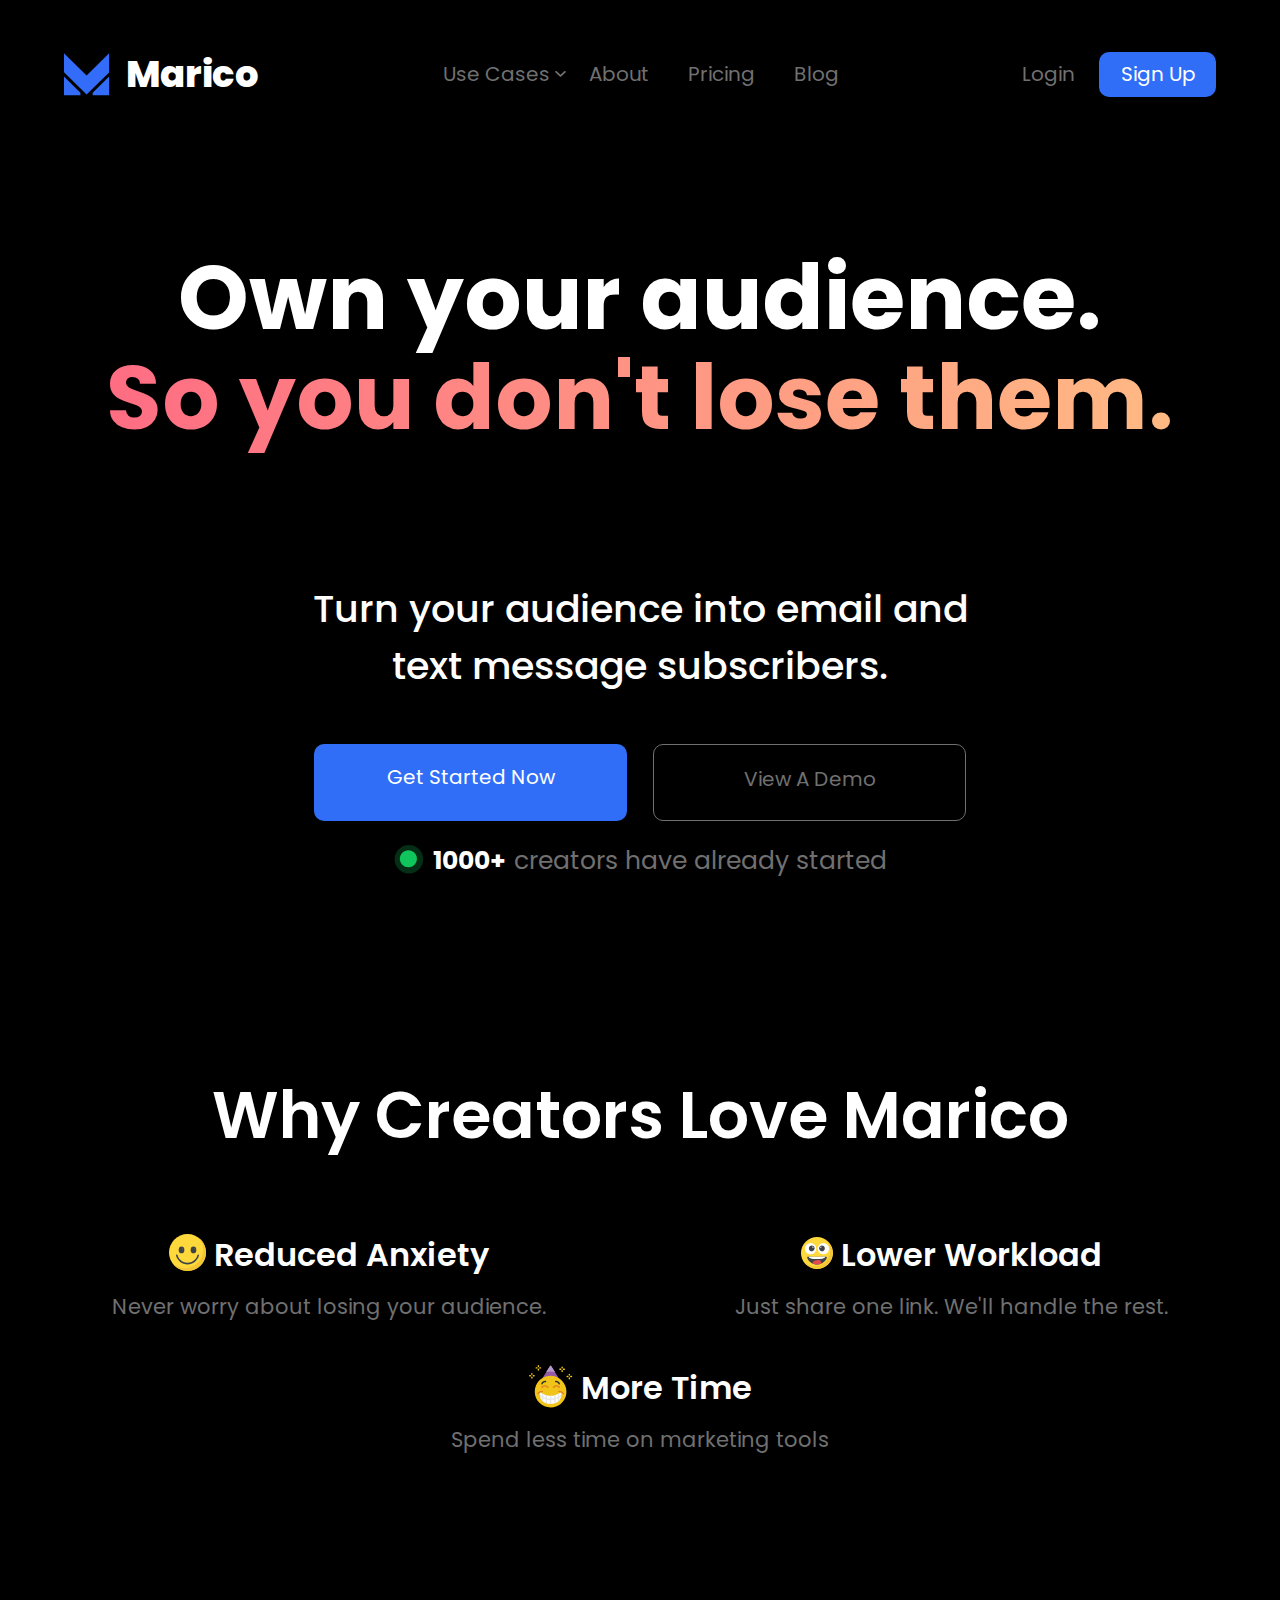
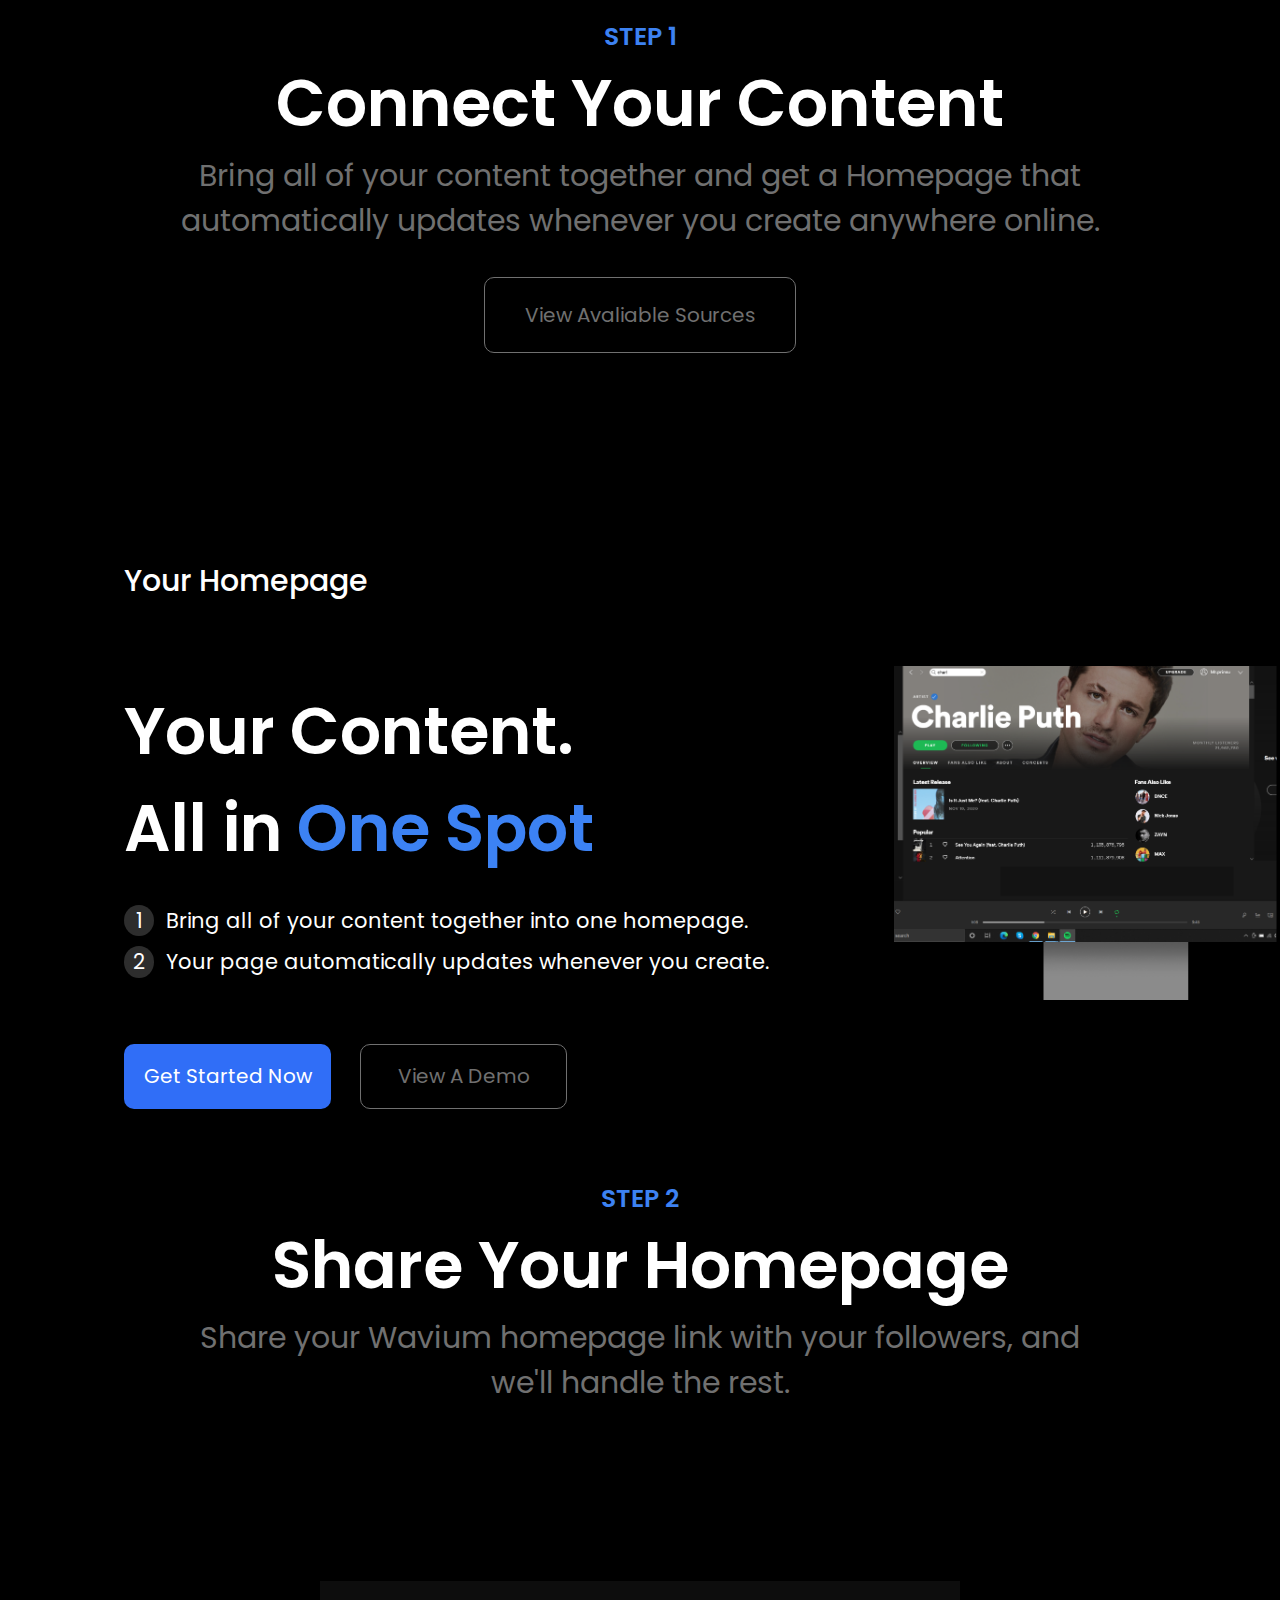
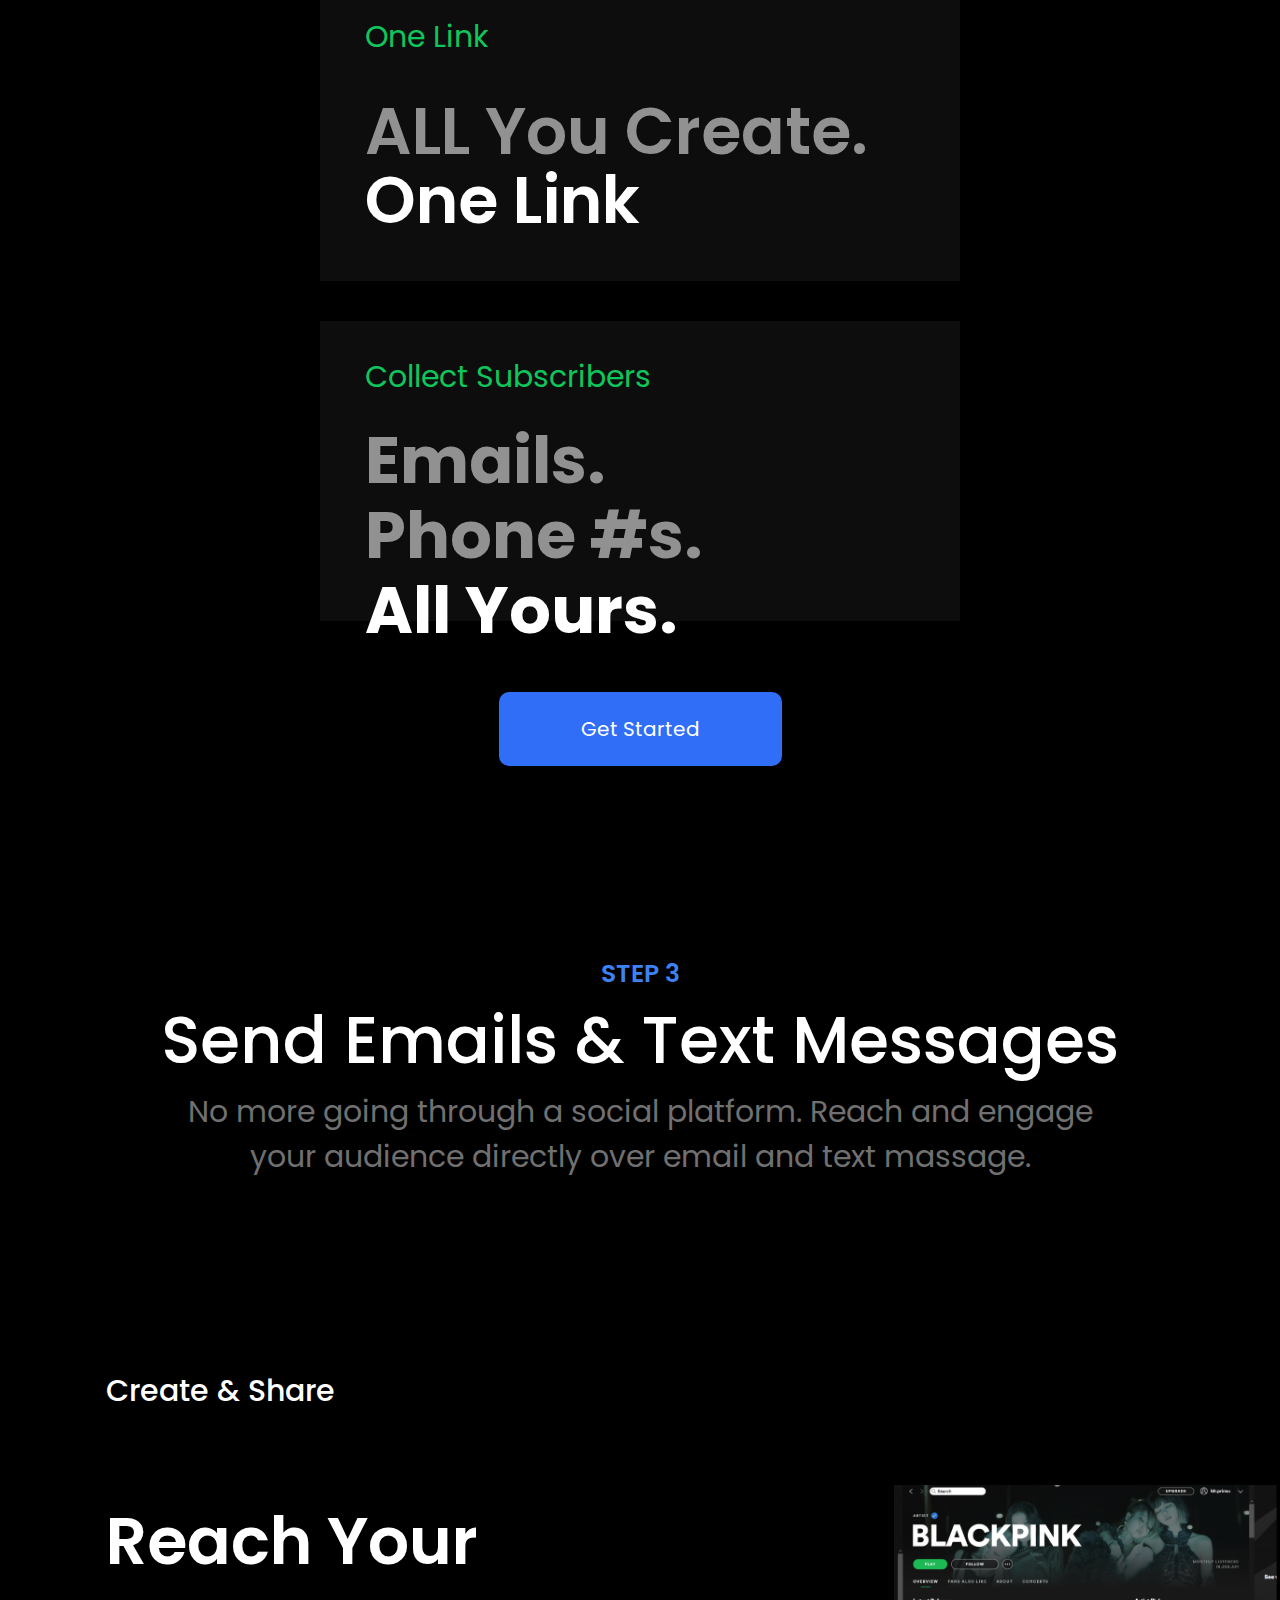
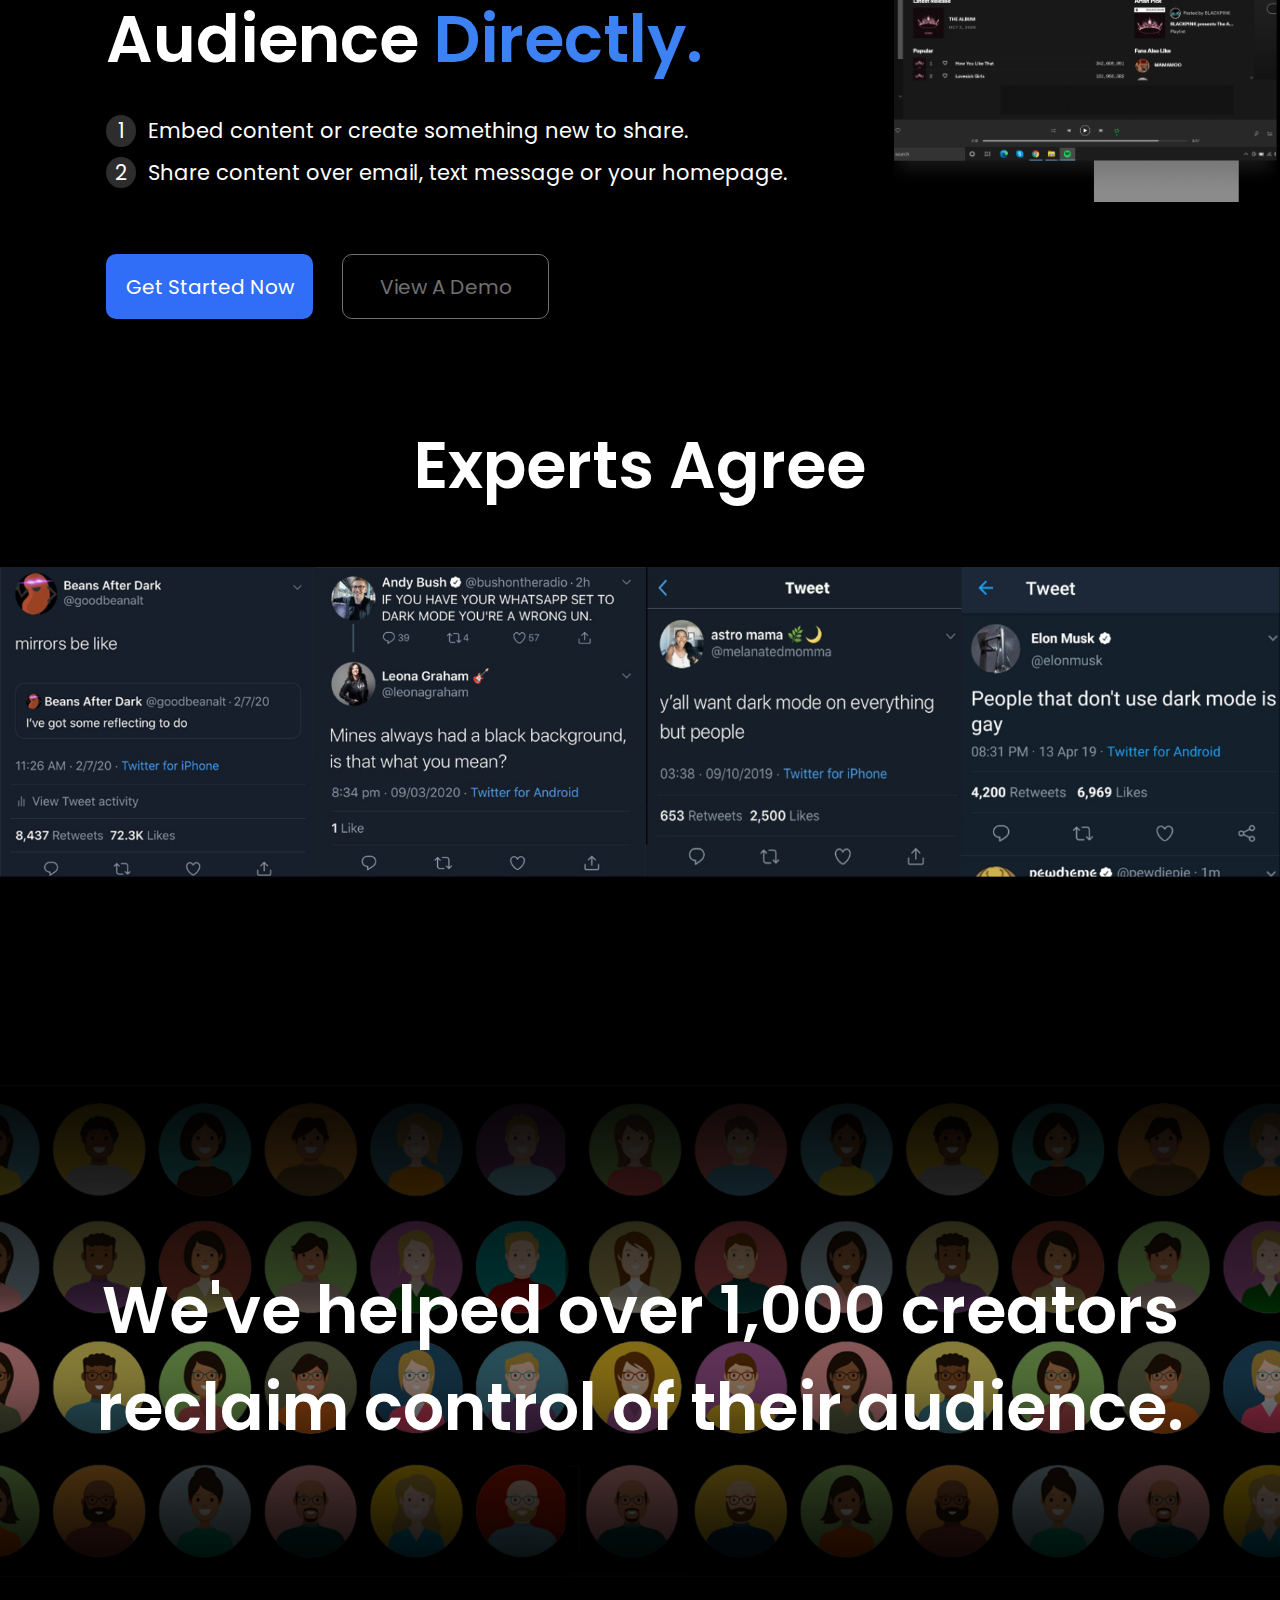
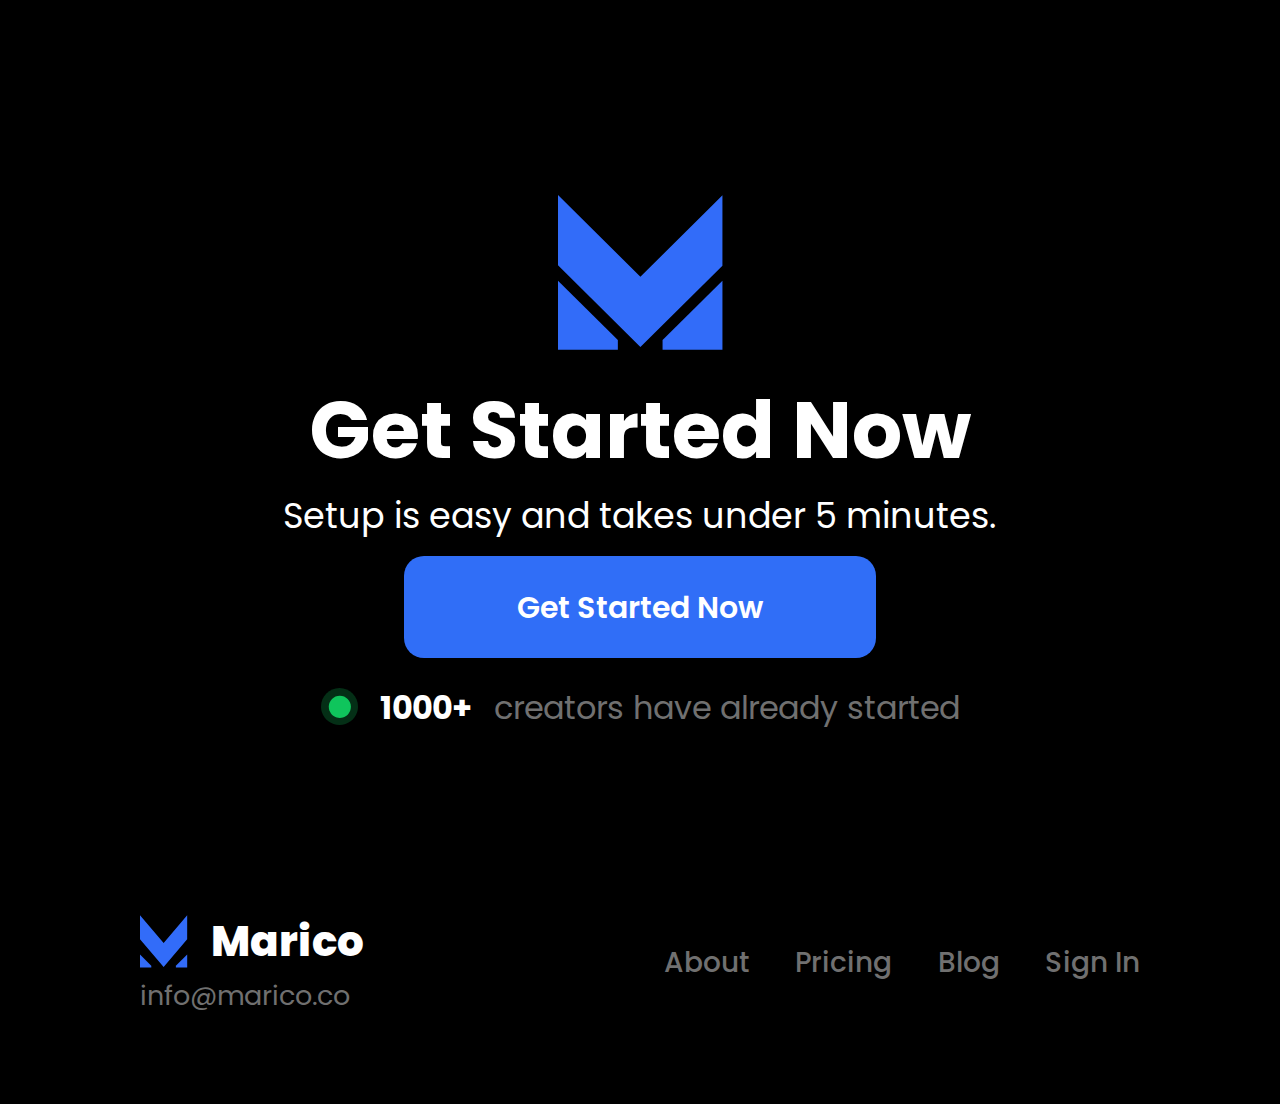
<file: index.html>
<!DOCTYPE html>
<html lang="en">
<head>
  <meta charset="UTF-8">
  <meta http-equiv="X-UA-Compatible" content="IE=edge">
  <meta name="viewport" content="width=device-width, initial-scale=1.0">
  <link rel="stylesheet" href="css/fonts.css">
  <link rel="stylesheet" href="css/reset.css">
  <link rel="stylesheet" href="css/style.css">
  <title>MARICO</title>
</head>
<body>
  <div class="wrapper">
    <div class="overlay"></div>
    <header class="header">
      <a class="burger burger--follow" href="#">
        <span></span>
      </a>
      <div class="header__top">
        <div class="container">
          <div class="header__top-inner">
            <a href="#" class="header__logo logo">
              <img src="images/header-logo-small.svg" alt="logo">
              <p class="header__logo-text">Marico</p>
            </a>
            <nav class="header__nav">
              <ul class="header__nav-list">
                <li class="header__nav-item">
                  <a class="header__nav-link" href="">
                    Use Cases
                  </a>
                </li>
                <li class="header__nav-item">
                  <a class="header__nav-link" href="aboutUs.html">About</a>
                </li>
                <li class="header__nav-item">
                  <a class="header__nav-link" href="pricing.html">Pricing</a>
                </li>
                <li class="header__nav-item">
                  <a class="header__nav-link" href="blog.html">Blog</a>
                </li>
              </ul>
            </nav>
            <div class="header__btn-box">
              <a href="logIn.html" class="header__btn-login">Login</a>
              <a href="signUp.html" class="header__btn-signUp blueBtn">Sign Up</a>
            </div>
          </div>
        </div>
      </div>

      <div class="header__body">
        <div class="container">
          <div class="header__body-inner">
            <div class="header__title-content">
              <h1 class="header__title">
                Own your audience.
              </h1>
              <h1 class="header__title gradient">
                So you don't lose them.
              </h1>
            </div>
            <div class="header__main">
              <h3 class="header__main-title">
                Turn your audience into email and
                text message subscribers.
              </h3>
              <div class="header__main-buttons">
                <a href="" class="header__main-btn header__main-blueBtn blueBtn">Get Started Now</a>
                <a href="" class="header__main-btn header__main-grayBtn grayBtn">View A Demo</a>
              </div>
              <div class="header__main-text content-text">
                <span class="header__main-dot content-dot">
                  <svg width="30" height="29" viewBox="0 0 30 29" fill="none" xmlns="http://www.w3.org/2000/svg">
                    <path fill-rule="evenodd" clip-rule="evenodd"
                      d="M14.3881 5.25732C19.1096 5.25732 22.9371 9.08484 22.9371 13.8063C22.9371 18.5278 19.1096 22.3553 14.3881 22.3553C9.66663 22.3553 5.83911 18.5278 5.83911 13.8063C5.83911 9.08484 9.66663 5.25732 14.3881 5.25732Z"
                      fill="#0FC65C" />
                    <path opacity="0.24" fill-rule="evenodd" clip-rule="evenodd"
                      d="M14.882 0.000244141C22.7797 0.000244141 29.182 6.40259 29.182 14.3002C29.182 22.1979 22.7797 28.6002 14.882 28.6002C6.98438 28.6002 0.582031 22.1979 0.582031 14.3002C0.582031 6.40259 6.98438 0.000244141 14.882 0.000244141Z"
                      fill="#0FC65C" />
                  </svg>
                </span>
                <p class="header__bottom-text"><span>1000+</span>creators have already started</p>
              </div>
            </div>
          </div>
        </div>
      </div>

      <div class="header__bottom">
        <h2 class="header__bottom-title">
          Why Creators Love Marico
        </h2>
        <ul class="header__bottom-list">

          <li class="header__list-item">
            <div class="header__listItem-title">
              <span>
                <svg width="37" height="38" viewBox="0 0 37 38" fill="none" xmlns="http://www.w3.org/2000/svg">
                  <circle cx="18.4999" cy="18.5002" r="18.5" fill="#FFD93B" />
                  <path fill-rule="evenodd" clip-rule="evenodd"
                    d="M18.503 30.3922C13.0954 30.3931 8.37634 26.7255 7.04196 21.4852C6.97006 21.2174 7.04776 20.9315 7.24536 20.7369C7.44296 20.5424 7.72995 20.4691 7.99667 20.5452C8.26337 20.6211 8.4686 20.8347 8.53397 21.1042C9.69363 25.6626 13.7979 28.8534 18.5014 28.8534C23.205 28.8534 27.3093 25.6626 28.469 21.1041C28.5791 20.6975 28.9954 20.4546 29.4037 20.5587C29.8119 20.6628 30.061 21.0754 29.9629 21.4852C28.6296 26.7258 23.9105 30.3936 18.503 30.3922Z"
                    fill="#3E4347" />
                  <path fill-rule="evenodd" clip-rule="evenodd"
                    d="M36.9999 18.5033C36.9999 26.3439 32.0547 33.3343 24.6593 35.9456C17.2639 38.5568 9.02573 36.2211 4.10132 30.1169C11.4605 36.0486 22.1076 35.4788 28.7917 28.7954C35.4757 22.1122 36.0468 11.4651 30.1159 4.10522C34.4718 7.61511 37.0031 12.9093 36.9999 18.5033Z"
                    fill="#F4C534" />
                  <ellipse cx="12.5309" cy="15.9252" rx="2.835" ry="3.369" fill="#3E4347" />
                  <path fill-rule="evenodd" clip-rule="evenodd"
                    d="M13.8079 15.2001C13.5274 15.3618 13.1695 15.2767 12.9919 15.0061C12.8141 14.8754 12.7363 14.6478 12.7969 14.4357C12.8575 14.2235 13.0438 14.0714 13.2638 14.0543C13.4838 14.0372 13.6913 14.1588 13.7839 14.3591C14.0134 14.5889 14.0239 14.9576 13.8079 15.2001Z"
                    fill="#5A5F63" />
                  <ellipse cx="24.4809" cy="15.9252" rx="2.835" ry="3.369" fill="#3E4347" />
                  <path fill-rule="evenodd" clip-rule="evenodd"
                    d="M25.7559 15.2001C25.4754 15.3618 25.1175 15.2767 24.9399 15.0061C24.7621 14.8754 24.6843 14.6478 24.7449 14.4357C24.8055 14.2235 24.9918 14.0713 25.2118 14.0543C25.4318 14.0372 25.6393 14.1588 25.7319 14.3591C25.9614 14.5889 25.9719 14.9576 25.7559 15.2001Z"
                    fill="#5A5F63" />
                </svg>
              </span>
              <h3 class="header__item-title">Reduced Anxiety</h3>
            </div>
            <p class="header__listItem-text">
              Never worry about losing your audience.
            </p>
          </li>

          <li class="header__list-item">
            <div class="header__listItem-title">
              <span>
                <svg width="32" height="32" viewBox="0 0 32 32" fill="none" xmlns="http://www.w3.org/2000/svg">
                  <circle cx="16" cy="16.0002" r="16" fill="#FFD93B" />
                  <path fill-rule="evenodd" clip-rule="evenodd"
                    d="M25.7928 20.9852C24.141 24.9316 20.2811 27.5004 16.0028 27.5004C11.7246 27.5004 7.86469 24.9316 6.21283 20.9852C6.05688 20.6265 6.09863 20.2124 6.32312 19.8921C6.54755 19.5717 6.92242 19.3911 7.31281 19.4152C13.097 19.7821 18.8986 19.7821 24.6827 19.4152C25.0733 19.392 25.4482 19.5721 25.6741 19.8916C25.9 20.2111 25.9449 20.6246 25.7928 20.9852Z"
                    fill="#3E4347" />
                  <path fill-rule="evenodd" clip-rule="evenodd"
                    d="M31.5729 16.0002C31.5761 22.6046 27.4122 28.4933 21.1838 30.692C14.9553 32.8907 8.0174 30.9211 3.87329 25.7777C10.0688 30.7758 19.0361 30.2974 24.6646 24.6686C30.2932 19.0398 30.7712 10.0725 25.7729 3.8772C29.4421 6.83154 31.5749 11.2894 31.5729 16.0002H31.5729Z"
                    fill="#F4C534" />
                  <ellipse cx="9.58005" cy="11.7132" rx="5.655" ry="5.66" fill="white" />
                  <path fill-rule="evenodd" clip-rule="evenodd"
                    d="M13.629 11.3541C13.6311 12.514 12.9336 13.561 11.8622 14.006C10.7908 14.4509 9.55688 14.2061 8.73657 13.3859C7.9162 12.5656 7.67126 11.3317 8.11609 10.2601C8.56091 9.18872 9.60779 8.49121 10.7679 8.49316C11.5271 8.49182 12.2556 8.79272 12.7925 9.32959C13.3293 9.86646 13.6303 10.595 13.629 11.3541Z"
                    fill="#3E4347" />
                  <path fill-rule="evenodd" clip-rule="evenodd"
                    d="M12.4128 10.8103C12.2179 11.0104 11.8129 10.9174 11.5079 10.6104C11.2029 10.3033 11.1079 9.91028 11.3079 9.70532C11.5079 9.50037 11.9079 9.60535 12.2129 9.90527C12.5179 10.2053 12.6169 10.6154 12.4128 10.8103Z"
                    fill="white" />
                  <ellipse cx="22.4201" cy="11.7132" rx="5.655" ry="5.66" fill="white" />
                  <path fill-rule="evenodd" clip-rule="evenodd"
                    d="M18.0911 11.3541C18.089 12.514 18.7864 13.561 19.8578 14.006C20.9292 14.4509 22.1631 14.2061 22.9835 13.3859C23.8038 12.5656 24.0488 11.3317 23.604 10.2601C23.1591 9.18872 22.1123 8.49121 20.9521 8.49316C20.193 8.49182 19.4645 8.79272 18.9276 9.32959C18.3907 9.86646 18.0897 10.595 18.0911 11.3541Z"
                    fill="#3E4347" />
                  <path fill-rule="evenodd" clip-rule="evenodd"
                    d="M19.3071 10.8103C19.5021 11.0104 19.907 10.9174 20.2121 10.6104C20.517 10.3033 20.6121 9.91028 20.412 9.70532C20.2121 9.50037 19.8121 9.60535 19.5071 9.90527C19.2021 10.2053 19.0991 10.6154 19.3071 10.8103Z"
                    fill="white" />
                  <path fill-rule="evenodd" clip-rule="evenodd"
                    d="M7.31305 19.4161C7.24603 19.4149 7.17914 19.42 7.11304 19.4312C8.92004 21.8782 12.2131 22.0132 15.996 22.0132C19.7791 22.0132 23.0721 21.8782 24.8791 19.4312C24.813 19.4203 24.746 19.4152 24.6791 19.4161C18.8961 19.7828 13.0958 19.7828 7.31287 19.4161H7.31305Z"
                    fill="white" />
                  <path fill-rule="evenodd" clip-rule="evenodd"
                    d="M15.998 27.5012C17.5624 27.5027 19.1077 27.1567 20.522 26.4883C20.4661 25.3923 20.0116 24.3545 19.2441 23.5703C18.6375 22.9619 17.7358 22.7555 16.925 23.0393C16.1608 23.3049 15.3572 23.4402 14.548 23.4392C13.0789 23.448 11.8216 24.4957 11.548 25.9392C11.5191 26.1243 11.5021 26.3109 11.4971 26.4982C12.9052 27.1598 14.4422 27.5023 15.998 27.5012Z"
                    fill="#E24B4B" />
                </svg>
              </span>
              <h3 class="header__item-title">Lower Workload</h3>
            </div>
            <p class="header__listItem-text">
              Just share one link. We'll handle the rest.
            </p>
          </li>

          <li class="header__list-item">
            <div class="header__listItem-title">
              <span>
                <svg width="44" height="43" viewBox="0 0 44 43" fill="none" xmlns="http://www.w3.org/2000/svg">
                  <path fill-rule="evenodd" clip-rule="evenodd"
                    d="M13.5742 12.9863L21.0062 1.06628C21.1288 0.850342 21.3579 0.717041 21.6062 0.717041C21.8545 0.717041 22.0836 0.850342 22.2062 1.06628L29.6332 12.9863H13.5742Z"
                    fill="#955BA5" />
                  <path fill-rule="evenodd" clip-rule="evenodd"
                    d="M9.36108 2.16125C8.96338 2.16125 8.64111 1.83887 8.64111 1.44128V0.720215C8.64111 0.322632 8.96338 0.000244141 9.36108 0.000244141C9.75867 0.000244141 10.0811 0.322632 10.0811 0.720215V1.44019C10.0813 1.63135 10.0056 1.8147 9.87061 1.94995C9.73547 2.0852 9.55225 2.16125 9.36108 2.16125Z"
                    fill="#F0C419" />
                  <path fill-rule="evenodd" clip-rule="evenodd"
                    d="M9.36108 5.76111C8.96338 5.76111 8.64111 5.43872 8.64111 5.04114V4.32104C8.64111 3.92346 8.96338 3.60107 9.36108 3.60107C9.75867 3.60107 10.0811 3.92346 10.0811 4.32104V5.04114C10.0811 5.43872 9.75867 5.76111 9.36108 5.76111Z"
                    fill="#F0C419" />
                  <path fill-rule="evenodd" clip-rule="evenodd"
                    d="M7.9209 3.60107H7.20093C6.80334 3.60107 6.48096 3.27869 6.48096 2.8811C6.48096 2.4834 6.80334 2.16113 7.20093 2.16113H7.9209C8.3186 2.16113 8.64099 2.4834 8.64099 2.8811C8.64099 3.27869 8.3186 3.60107 7.9209 3.60107Z"
                    fill="#F0C419" />
                  <path fill-rule="evenodd" clip-rule="evenodd"
                    d="M11.5221 3.60107H10.8021C10.4044 3.60107 10.082 3.27869 10.082 2.8811C10.082 2.4834 10.4044 2.16113 10.8021 2.16113H11.5221C11.9197 2.16113 12.2421 2.4834 12.2421 2.8811C12.2421 3.27869 11.9197 3.60107 11.5221 3.60107Z"
                    fill="#F0C419" />
                  <path fill-rule="evenodd" clip-rule="evenodd"
                    d="M2.88 10.0812C2.4823 10.0812 2.15991 9.75879 2.15991 9.36121V8.64124C2.15991 8.24353 2.4823 7.92114 2.88 7.92114C3.27759 7.92114 3.59998 8.24353 3.59998 8.64124V9.36121C3.59998 9.75879 3.27759 10.0812 2.88 10.0812Z"
                    fill="#F0C419" />
                  <path fill-rule="evenodd" clip-rule="evenodd"
                    d="M2.88 13.6873C2.4823 13.6873 2.15991 13.365 2.15991 12.9673V12.2473C2.15991 11.8496 2.4823 11.5273 2.88 11.5273C3.27759 11.5273 3.59998 11.8496 3.59998 12.2473V12.9673C3.59998 13.365 3.27759 13.6873 2.88 13.6873Z"
                    fill="#F0C419" />
                  <path fill-rule="evenodd" clip-rule="evenodd"
                    d="M1.43994 11.5221H0.719971C0.322021 11.5221 -0.000488281 11.1995 -0.000488281 10.8015C-0.000488281 10.4037 0.322021 10.0811 0.719971 10.0811H1.43994C1.83789 10.0811 2.16052 10.4037 2.16052 10.8015C2.16052 11.1995 1.83789 11.5221 1.43994 11.5221Z"
                    fill="#F0C419" />
                  <path fill-rule="evenodd" clip-rule="evenodd"
                    d="M5.04114 11.5221H4.32117C3.92322 11.5221 3.60059 11.1995 3.60059 10.8015C3.60059 10.4037 3.92322 10.0811 4.32117 10.0811H5.04114C5.43909 10.0811 5.7616 10.4037 5.7616 10.8015C5.7616 11.1995 5.43909 11.5221 5.04114 11.5221Z"
                    fill="#F0C419" />
                  <path fill-rule="evenodd" clip-rule="evenodd"
                    d="M33.125 3.60144C32.7273 3.60144 32.405 3.27905 32.405 2.88135V2.16138C32.405 1.76379 32.7274 1.44141 33.125 1.44141C33.5227 1.44141 33.845 1.76379 33.845 2.16138V2.88135C33.8451 3.27905 33.5227 3.60144 33.125 3.60144Z"
                    fill="#F0C419" />
                  <path fill-rule="evenodd" clip-rule="evenodd"
                    d="M33.125 7.20129C32.7273 7.20129 32.405 6.87891 32.405 6.4812V5.76123C32.405 5.36365 32.7274 5.04126 33.125 5.04126C33.5227 5.04126 33.845 5.36365 33.845 5.76123V6.4812C33.8451 6.87891 33.5227 7.20129 33.125 7.20129Z"
                    fill="#F0C419" />
                  <path fill-rule="evenodd" clip-rule="evenodd"
                    d="M31.6849 5.04114H30.965C30.7075 5.0415 30.4695 4.9043 30.3406 4.6814C30.2117 4.4585 30.2118 4.18372 30.3406 3.96082C30.4695 3.73792 30.7075 3.60071 30.965 3.60107H31.6849C31.9424 3.60071 32.1804 3.73792 32.3093 3.96082C32.4381 4.18372 32.4381 4.4585 32.3093 4.6814C32.1804 4.9043 31.9424 5.0415 31.6848 5.04114H31.6849Z"
                    fill="#F0C419" />
                  <path fill-rule="evenodd" clip-rule="evenodd"
                    d="M35.286 5.04114H34.5659C34.3086 5.0415 34.0704 4.9043 33.9417 4.6814C33.8127 4.4585 33.8127 4.18372 33.9417 3.96082C34.0706 3.73792 34.3086 3.60071 34.566 3.60107H35.286C35.5435 3.60071 35.7815 3.73792 35.9104 3.96082C36.0392 4.18372 36.0392 4.4585 35.9103 4.6814C35.7815 4.9043 35.5435 5.0415 35.2859 5.04114H35.286Z"
                    fill="#F0C419" />
                  <path fill-rule="evenodd" clip-rule="evenodd"
                    d="M40.3259 10.8022C39.9283 10.8022 39.606 10.48 39.606 10.0823V9.3623C39.606 8.9646 39.9283 8.64233 40.3259 8.64233C40.7236 8.64233 41.046 8.9646 41.046 9.3623V10.0823C41.046 10.48 40.7236 10.8022 40.3259 10.8022Z"
                    fill="#F0C419" />
                  <path fill-rule="evenodd" clip-rule="evenodd"
                    d="M40.3259 14.4032C39.9283 14.4032 39.606 14.0808 39.606 13.6831V12.9631C39.606 12.5656 39.9283 12.2432 40.3259 12.2432C40.7236 12.2432 41.046 12.5656 41.046 12.9631V13.6831C41.046 14.0808 40.7236 14.4032 40.3259 14.4032Z"
                    fill="#F0C419" />
                  <path fill-rule="evenodd" clip-rule="evenodd"
                    d="M38.886 12.2422H38.166C37.7683 12.2422 37.446 11.9199 37.446 11.5222C37.446 11.1246 37.7683 10.8022 38.166 10.8022H38.886C39.2837 10.8022 39.606 11.1246 39.606 11.5222C39.606 11.9199 39.2837 12.2422 38.886 12.2422Z"
                    fill="#F0C419" />
                  <path fill-rule="evenodd" clip-rule="evenodd"
                    d="M42.4869 12.2422H41.7668C41.3693 12.2422 41.0469 11.9199 41.0469 11.5222C41.0469 11.1246 41.3693 10.8022 41.7668 10.8022H42.4869C42.8845 10.8022 43.2069 11.1246 43.2069 11.5222C43.2069 11.9199 42.8845 12.2422 42.4869 12.2422Z"
                    fill="#F0C419" />
                  <path fill-rule="evenodd" clip-rule="evenodd"
                    d="M37.446 26.6453C37.446 33.0532 33.5858 38.8302 27.6656 41.2823C21.7454 43.7345 14.9309 42.3789 10.3999 37.8475C5.8689 33.3163 4.51379 26.5018 6.96631 20.5817C9.41882 14.6616 15.196 10.8019 21.604 10.8022C25.8057 10.8022 29.8353 12.4714 32.8063 15.4426C35.7773 18.4138 37.4463 22.4435 37.446 26.6453Z"
                    fill="#F0C419" />
                  <path fill-rule="evenodd" clip-rule="evenodd"
                    d="M18.7229 23.0443C18.5057 23.0446 18.2999 22.9469 18.1628 22.7783C17.62 22.04 16.7583 21.6041 15.8419 21.6041C14.9255 21.6041 14.0637 22.04 13.5209 22.7783C13.2706 23.0874 12.8173 23.1353 12.5081 22.8851C12.1989 22.635 12.1509 22.1816 12.4009 21.8723C13.2177 20.7959 14.4911 20.1636 15.8424 20.1636C17.1936 20.1636 18.467 20.7959 19.2838 21.8723C19.458 22.0883 19.4926 22.385 19.3728 22.6353C19.2531 22.8854 19.0002 23.0446 18.7229 23.0443Z"
                    fill="#E57E25" />
                  <path fill-rule="evenodd" clip-rule="evenodd"
                    d="M12.9618 19.4432C12.7306 19.4431 12.5134 19.332 12.3782 19.1444C12.2429 18.9569 12.2059 18.7157 12.2789 18.4962C12.9802 16.7767 14.71 15.7053 16.5619 15.8433C16.9595 15.8433 17.2819 16.1656 17.2819 16.5632C17.2819 16.9609 16.9595 17.2832 16.5619 17.2832C15.3325 17.1577 14.1595 17.8282 13.6439 18.9513C13.5459 19.2448 13.2712 19.4429 12.9618 19.4432Z"
                    fill="#2C2F38" />
                  <path fill-rule="evenodd" clip-rule="evenodd"
                    d="M30.2449 23.0442C30.0265 23.0444 29.8197 22.9456 29.6829 22.7753C29.1399 22.0377 28.2787 21.6024 27.3629 21.6024C26.4471 21.6024 25.5858 22.0377 25.0428 22.7753C24.7926 23.0844 24.3392 23.1321 24.03 22.882C23.7208 22.6318 23.6729 22.1785 23.9229 21.8693C24.7396 20.7927 26.0131 20.1604 27.3644 20.1604C28.7157 20.1604 29.9891 20.7927 30.8059 21.8693C30.98 22.0852 31.0146 22.3818 30.8949 22.6321C30.775 22.8823 30.5222 23.0415 30.2449 23.0413V23.0442Z"
                    fill="#E57E25" />
                  <path fill-rule="evenodd" clip-rule="evenodd"
                    d="M30.2439 19.4432C29.9362 19.4431 29.6625 19.2474 29.5629 18.9563C29.0463 17.8331 27.8743 17.161 26.6439 17.2822C26.2462 17.2822 25.9238 16.96 25.9238 16.5623C25.9238 16.1647 26.2462 15.8423 26.6439 15.8423C28.4957 15.7043 30.2255 16.7758 30.9269 18.4952C30.9998 18.7147 30.9628 18.9558 30.8275 19.1434C30.6923 19.3311 30.4751 19.4421 30.2438 19.4423L30.2439 19.4432Z"
                    fill="#2C2F38" />
                  <path fill-rule="evenodd" clip-rule="evenodd"
                    d="M32.4019 28.4592C32.4019 28.9592 32.3949 29.4463 32.3519 29.9423C32.3159 30.5056 32.2438 31.0662 32.1359 31.6202C32.1296 31.6758 32.12 31.731 32.1068 31.7853C31.835 33.1599 31.1897 34.4331 30.2418 35.4653C29.8615 35.9021 29.4342 36.2958 28.9679 36.6393C28.2554 37.1831 27.473 37.6288 26.6418 37.9644C26.5189 38.0143 26.3899 38.0643 26.2599 38.1083C25.9209 38.2303 25.5829 38.3313 25.2368 38.4253C24.2834 38.6758 23.3058 38.823 22.3209 38.8643C22.0758 38.8783 21.8379 38.8862 21.6008 38.8862C21.3639 38.8862 21.1259 38.8793 20.8809 38.8643C19.8959 38.823 18.9183 38.6758 17.9648 38.4253C17.6199 38.3313 17.2809 38.2313 16.9419 38.1083C16.8119 38.0643 16.6829 38.0143 16.5598 37.9644C15.7286 37.6288 14.9464 37.1831 14.2339 36.6393C13.7675 36.2958 13.3402 35.9021 12.9598 35.4653C12.0121 34.4331 11.3668 33.1599 11.0948 31.7853C11.0817 31.731 11.072 31.6758 11.0658 31.6202C10.958 31.0662 10.8859 30.5056 10.8499 29.9423C10.8069 29.4423 10.7998 28.9553 10.7998 28.4592C10.8069 28.2502 10.8069 28.0413 10.8219 27.8323C10.8219 27.6882 10.8289 27.5322 10.8429 27.3933C10.8685 27.2651 10.8805 27.1348 10.8788 27.0042C10.8788 27.0043 11.1309 27.1982 11.5789 27.5043H11.5858C11.9458 27.7493 12.4429 28.0582 13.0548 28.3972C13.4548 28.6272 13.9119 28.8652 14.4019 29.0973C15.1172 29.4353 15.8518 29.7312 16.6018 29.9833C17.0558 30.1343 17.5238 30.2712 18.0018 30.3833C18.9458 30.6166 19.9104 30.7566 20.8818 30.8013C21.0688 30.8082 21.2559 30.8152 21.4508 30.8152H21.7509C21.9448 30.8152 22.1328 30.8082 22.3198 30.8013C23.2911 30.7566 24.2559 30.6166 25.1998 30.3833C25.6818 30.2683 26.1498 30.1312 26.5999 29.9833C27.3499 29.7312 28.0845 29.4353 28.7998 29.0973C29.2898 28.8672 29.7428 28.6293 30.1469 28.3972C30.7588 28.0582 31.2628 27.7422 31.6228 27.4973C32.0768 27.1973 32.3229 26.9973 32.3229 26.9973C32.3212 27.1278 32.3333 27.2582 32.3588 27.3862C32.3738 27.5303 32.3798 27.6863 32.3798 27.8252C32.3948 28.0343 32.3948 28.2433 32.4019 28.4523V28.4592Z"
                    fill="white" />
                  <path fill-rule="evenodd" clip-rule="evenodd"
                    d="M32.355 29.9423C32.319 30.5056 32.2468 31.0662 32.139 31.6202C31.5302 32.0421 30.8978 32.4291 30.245 32.7793C29.813 33.0173 29.3311 33.2543 28.8051 33.4923C28.1023 33.8136 27.3811 34.0924 26.645 34.3273C26.184 34.4783 25.702 34.6152 25.205 34.7273C24.259 34.9474 23.2952 35.0813 22.325 35.1272C22.1379 35.1272 21.951 35.1343 21.756 35.1343H21.4561C21.262 35.1343 21.074 35.1272 20.887 35.1272C19.9169 35.0813 18.9529 34.9474 18.0071 34.7273C17.507 34.6123 17.028 34.4752 16.567 34.3273C15.8309 34.0924 15.1096 33.8136 14.407 33.4923C13.881 33.2543 13.3989 33.0173 12.967 32.7793C12.3142 32.4291 11.6819 32.0421 11.073 31.6204C10.9651 31.0662 10.8929 30.5056 10.8569 29.9423C11.0436 29.9158 11.233 29.9651 11.3829 30.0792C11.8901 30.46 12.4191 30.8109 12.9669 31.1302C13.377 31.3752 13.86 31.6412 14.407 31.9082C15.1084 32.2531 15.8297 32.5559 16.567 32.8153C17.028 32.9742 17.51 33.1252 18.007 33.2473C18.9495 33.4917 19.9146 33.6389 20.887 33.6863C21.074 33.6932 21.261 33.7003 21.4561 33.7003H21.756C21.95 33.7003 22.1379 33.6934 22.325 33.6863C23.2975 33.6389 24.2626 33.4917 25.205 33.2473C25.705 33.1252 26.184 32.9733 26.645 32.8153C27.3823 32.5559 28.1035 32.2529 28.8051 31.9082C29.353 31.6412 29.835 31.3752 30.245 31.1302C30.793 30.8109 31.3218 30.46 31.829 30.0792C31.979 29.9651 32.1685 29.9158 32.355 29.9423Z"
                    fill="#E6E7E8" />
                  <path fill-rule="evenodd" clip-rule="evenodd"
                    d="M22.3229 30.8062V38.8643C22.0779 38.8793 21.8398 38.8862 21.6029 38.8862C21.3658 38.8862 21.1278 38.8793 20.8828 38.8643V30.8062C21.0698 30.8132 21.2578 30.8202 21.4518 30.8202H21.7518C21.9489 30.8213 22.1359 30.8132 22.3229 30.8062Z"
                    fill="#E6E7E8" />
                  <path fill-rule="evenodd" clip-rule="evenodd"
                    d="M18.0029 30.3892V38.2241C18.0055 38.2927 17.9933 38.3608 17.967 38.4242C17.6219 38.3302 17.283 38.2302 16.944 38.1072C16.814 38.0642 16.6851 38.0132 16.562 37.9631V30.1932C16.563 30.1221 16.5752 30.0515 16.598 29.9841C17.052 30.1372 17.521 30.2742 18.0029 30.3892Z"
                    fill="#E6E7E8" />
                  <path fill-rule="evenodd" clip-rule="evenodd"
                    d="M14.4021 29.1003V36.1864C14.4045 36.3529 14.3453 36.5145 14.2361 36.6403C13.7697 36.2969 13.3424 35.9032 12.962 35.4664V28.7473C12.9596 28.6254 12.9922 28.5052 13.056 28.4014C13.4561 28.6313 13.9131 28.8693 14.4031 29.1013L14.4021 29.1003Z"
                    fill="#E6E7E8" />
                  <path fill-rule="evenodd" clip-rule="evenodd"
                    d="M30.2449 28.7472V35.4652C29.8645 35.902 29.4373 36.2957 28.9708 36.6392C28.8616 36.5134 28.8025 36.3518 28.8048 36.1853L28.8049 29.0992C29.2949 28.8691 29.7479 28.6312 30.1519 28.3992C30.2157 28.5032 30.2484 28.6233 30.2458 28.7452L30.2449 28.7472Z"
                    fill="#E6E7E8" />
                  <path fill-rule="evenodd" clip-rule="evenodd"
                    d="M26.641 30.1942V37.9642C26.5181 38.0142 26.389 38.0642 26.259 38.1082C25.92 38.2302 25.582 38.3312 25.2361 38.4252C25.2098 38.3618 25.1975 38.2937 25.2 38.2252V30.3901C25.682 30.2751 26.15 30.1382 26.6 29.9902C26.6228 30.0576 26.635 30.1282 26.636 30.1992L26.641 30.1942Z"
                    fill="#E6E7E8" />
                  <path fill-rule="evenodd" clip-rule="evenodd"
                    d="M8.99805 29.2502C8.76099 29.2502 8.53931 29.1331 8.40601 28.937C8.27271 28.741 8.245 28.4917 8.33203 28.2712C8.42004 28.0553 9.30505 26.1343 13.2321 25.6663C13.627 25.6194 13.9851 25.9014 14.032 26.2963C14.079 26.6912 13.7969 27.0493 13.402 27.0963C10.3311 27.4633 9.66309 28.8153 9.65796 28.8282C9.53735 29.0841 9.28088 29.2482 8.99805 29.2504V29.2502Z"
                    fill="#E57E25" />
                  <path fill-rule="evenodd" clip-rule="evenodd"
                    d="M34.205 29.2653C33.9182 29.2656 33.6587 29.0959 33.5439 28.8333C33.517 28.7803 32.824 27.4652 29.799 27.1052C29.4041 27.0583 29.1221 26.7001 29.1689 26.3052C29.2159 25.9104 29.5741 25.6283 29.969 25.6753C33.8989 26.1443 34.7839 28.0632 34.869 28.2803C34.9587 28.5022 34.9324 28.7544 34.7983 28.9529C34.6644 29.1515 34.4404 29.2704 34.2009 29.2703L34.205 29.2653Z"
                    fill="#E57E25" />
                  <path fill-rule="evenodd" clip-rule="evenodd"
                    d="M25.9601 7.09326C23.113 6.2771 20.0941 6.2771 17.2471 7.09326L21.0061 1.06531C21.1287 0.849365 21.3578 0.716064 21.6061 0.716064C21.8544 0.716064 22.0835 0.849365 22.2061 1.06531L25.9601 7.09326Z"
                    fill="#B49ACA" />
                </svg>
              </span>
              <h3 class="header__item-title">More Time</h3>
            </div>
            <p class="header__listItem-text">
              Spend less time on marketing tools
            </p>
          </li>

        </ul>
      </div>
    </header>
    <main class="main">
      <section class="step1">
        <div class="container">
          <div class="step1__top top">
            <h4 class="step1__subtitle step">STEP 1</h4>
            <h2 class="step1__title title">Connect Your Content</h2>
            <p class="step1__text text">
              Bring all of your content together and get a Homepage that
              automatically updates whenever you create anywhere online.
            </p>
            <a href="" class="step1__button grayBtn">View Avaliable Sources</a>
          </div>

          <div class="step1__body step__body">
            <div class="step1__body-content step__body-content">
              <h3 class="step1__content-subheading step__content-subheading">Your Homepage</h3>
              <div class="step1__heading-box step__heading-box">
                <h2 class="step1__content-heading step__content-heading">Your Content.</h2>
                <h2 class="step1__content-heading step__content-heading">
                  All in
                  <span>One Spot</span>
                </h2>
              </div>

              <ul class="step1__content-list step__content-list">
                <li class="step1__list-item step__list-item">
                  <span>1</span>
                  Bring all of your content together into one homepage.
                </li>
                <li class="step1__list-item step__list-item">
                  <span class="span">2</span>
                  Your page automatically updates whenever you create.
                </li>
              </ul>
              <div class="step1__btn-box step__btn-box">
                <a href="" class="step1__btn step__btn blueBtn">
                  Get Started Now
                </a>
                <a href="" class="step1__btn step__btn grayBtn">
                  View A Demo
                </a>
              </div>
            </div>
            <div class="step1__image-box step__image-box">
              <img src="images/screen1.png" alt="">
            </div>
          </div>
        </div>
      </section>
      <section class="step2">
        <div class="container">
          <div class="step2__top top">
            <h4 class="step2__subtitle step">STEP 2</h4>
            <h2 class="step2__title title">Share Your Homepage</h2>
            <p class="step2__text text">
              Share your Wavium homepage link with your followers, and
              we'll handle the rest.
            </p>
          </div>

          <div class="step2__body">
            <div class="step2__body-content">
              <div class="step2__content left">
                <div class="step2__content-head">
                  <h4 class="step2__content-subtitle">One Link</h4>
                  <h2 class="step2__content-title dim">ALL You Create.</h2>
                  <h2 class="step2__content-title title-translate">One Link</h2>
                </div>
                <img src="images/mobile_body.jpg" alt="">
              </div>
              <div class="step2__content right">
                <div class="step2__content-head">
                  <h4 class="step2__content-subtitle">Collect Subscribers</h4>
                  <h2 class="step2__content-title dim">Emails.</h2>
                  <h2 class="step2__content-title dim">Phone #s.</h2>
                  <h2 class="step2__content-title">All Yours.</h2>
                </div>
              </div>
            </div>
          </div>
          <div class="step2__btn-box">
            <a href="" class="step2__button blueBtn">Get Started</a>

          </div>
        </div>
      </section>

      <section class="step3">
        <div class="container">
          <div class="step3__top top" id="step3-top">
            <h4 class="step3__subtitle step">STEP 3</h4>
            <h2 class="step3__title title" id="step3-title">Send Emails & Text Messages</h2>
            <p class="step3__text text" id="step3-text">
              No more going through a social platform. Reach and engage
              your audience directly over email and text massage.
            </p>
          </div>

          <div class="step3__body step__body">
            <div class="step3__body-content step__body-content">
              <h3 class="step3__content-subheading step__content-subheading">Create & Share</h3>
              <div class="step3__heading-box step__heading-box">
                <h2 class="step3__content-heading step__content-heading">Reach Your
                </h2>
                <h2 class="step3__content-heading step__content-heading">
                  Audience
                  <span>Directly.</span>
                </h2>
              </div>

              <ul class="step3__content-list step__content-list">
                <li class="step3__list-item step__list-item">
                  <span>1</span>
                  Embed content or create something new to share.
                </li>
                <li class="step3__list-item step__list-item">
                  <span class="span">2</span>
                  Share content over email, text message or your homepage.
                </li>
              </ul>
              <div class="step3__btn-box step__btn-box">
                <a href="" class="step3__btn step__btn blueBtn">
                  Get Started Now
                </a>
                <a href="" class="step3__btn step__btn grayBtn">
                  View A Demo
                </a>
              </div>
            </div>
            <div class="step3__image-box step__image-box">
              <img src="images/screen2.png" alt="">
            </div>
          </div>

        </div>
      </section>

      <section class="experts">
        <div class="container">
          <div class="experts__top top">
            <h2 class="experts title">Experts Agree</h2>
          </div>
          <div class="experts__body">
            <img src="images/experts-agree-image.jpg" alt="">
          </div>
        </div>
      </section>
      <section class="audience">
        <div class="container">
          <div class="audience__body">
            <img src="images/creators-image.jpg" alt="">
            <h2 class="audience__title title">
              We've helped over 1,000 creators
              reclaim control of their audience.
            </h2>
          </div>
        </div>
      </section>
    </main>



    <footer class="footer">

      <div class="footer__top">
        <div class="container">
          <div class="footer__top-content">
            <img src="images/logo-big.svg" alt="">
            <h1 class="footer__content-title">Get Started Now</h1>
            <h4 class="footer__content-subtitle">Setup is easy and takes under 5 minutes.</h4>
            <a href="" class="footer__btn blueBtn" id="footer-btn">Get Started Now</a>
            <div class="footer__content-text">
              <span class="footer__content-dot">
                <svg width="37" height="37" viewBox="0 0 37 37" fill="none" xmlns="http://www.w3.org/2000/svg">
                  <path fill-rule="evenodd" clip-rule="evenodd"
                    d="M18.8292 7.76514C24.9396 7.76514 29.8931 12.7188 29.8931 18.8291C29.8931 24.9395 24.9396 29.8931 18.8292 29.8931C12.7186 29.8931 7.76514 24.9395 7.76514 18.8291C7.76514 12.7188 12.7186 7.76514 18.8292 7.76514Z"
                    fill="#0FC65C" />
                  <path opacity="0.24" fill-rule="evenodd" clip-rule="evenodd"
                    d="M18.5 0C28.7173 0 37 8.28271 37 18.5C37 28.7173 28.7173 37 18.5 37C8.28271 37 0 28.7173 0 18.5C0 8.28271 8.28271 0 18.5 0Z"
                    fill="#0FC65C" />
                </svg>
              </span>
              <p class="footer__bottom-text"><span>1000+</span>creators have already started</p>
            </div>
          </div>

        </div>

      </div>
      <div class="footer__bottom">
        <div class="container">
          <div class="footer__bottom-content">
            <div class="footer__bottom-left">

              <a class="footer__left-logo">
                <img src="images/logo-small.svg" alt="">
                <p class="footer__text-logo">Marico</p>
              </a>
              <a class="footer__left-text" href="mailto:info@marico.co">info@marico.co</a>
            </div>
            <nav class="footer__nav">
              <ul class="footer__nav-list">
                <li class="footer__nav-item">
                  <a class="footer__nav-link" href="aboutUs.html">About</a>
                </li>
                <li class="footer__nav-item">
                  <a class="footer__nav-link" href="pricing.html">Pricing</a>
                </li>
                <li class="footer__nav-item">
                  <a class="footer__nav-link" href="blog.html">Blog</a>
                </li>
                <li class="footer__nav-item">
                  <a class="footer__nav-link" href="signUp.html">Sign In</a>
                </li>
              </ul>
            </nav>
          </div>

        </div>


      </div>

    </footer>
  </div>
</body>
<script src="https://ajax.googleapis.com/ajax/libs/jquery/3.6.0/jquery.min.js"></script>
<script src="menu.js"></script>
</html>
</file>
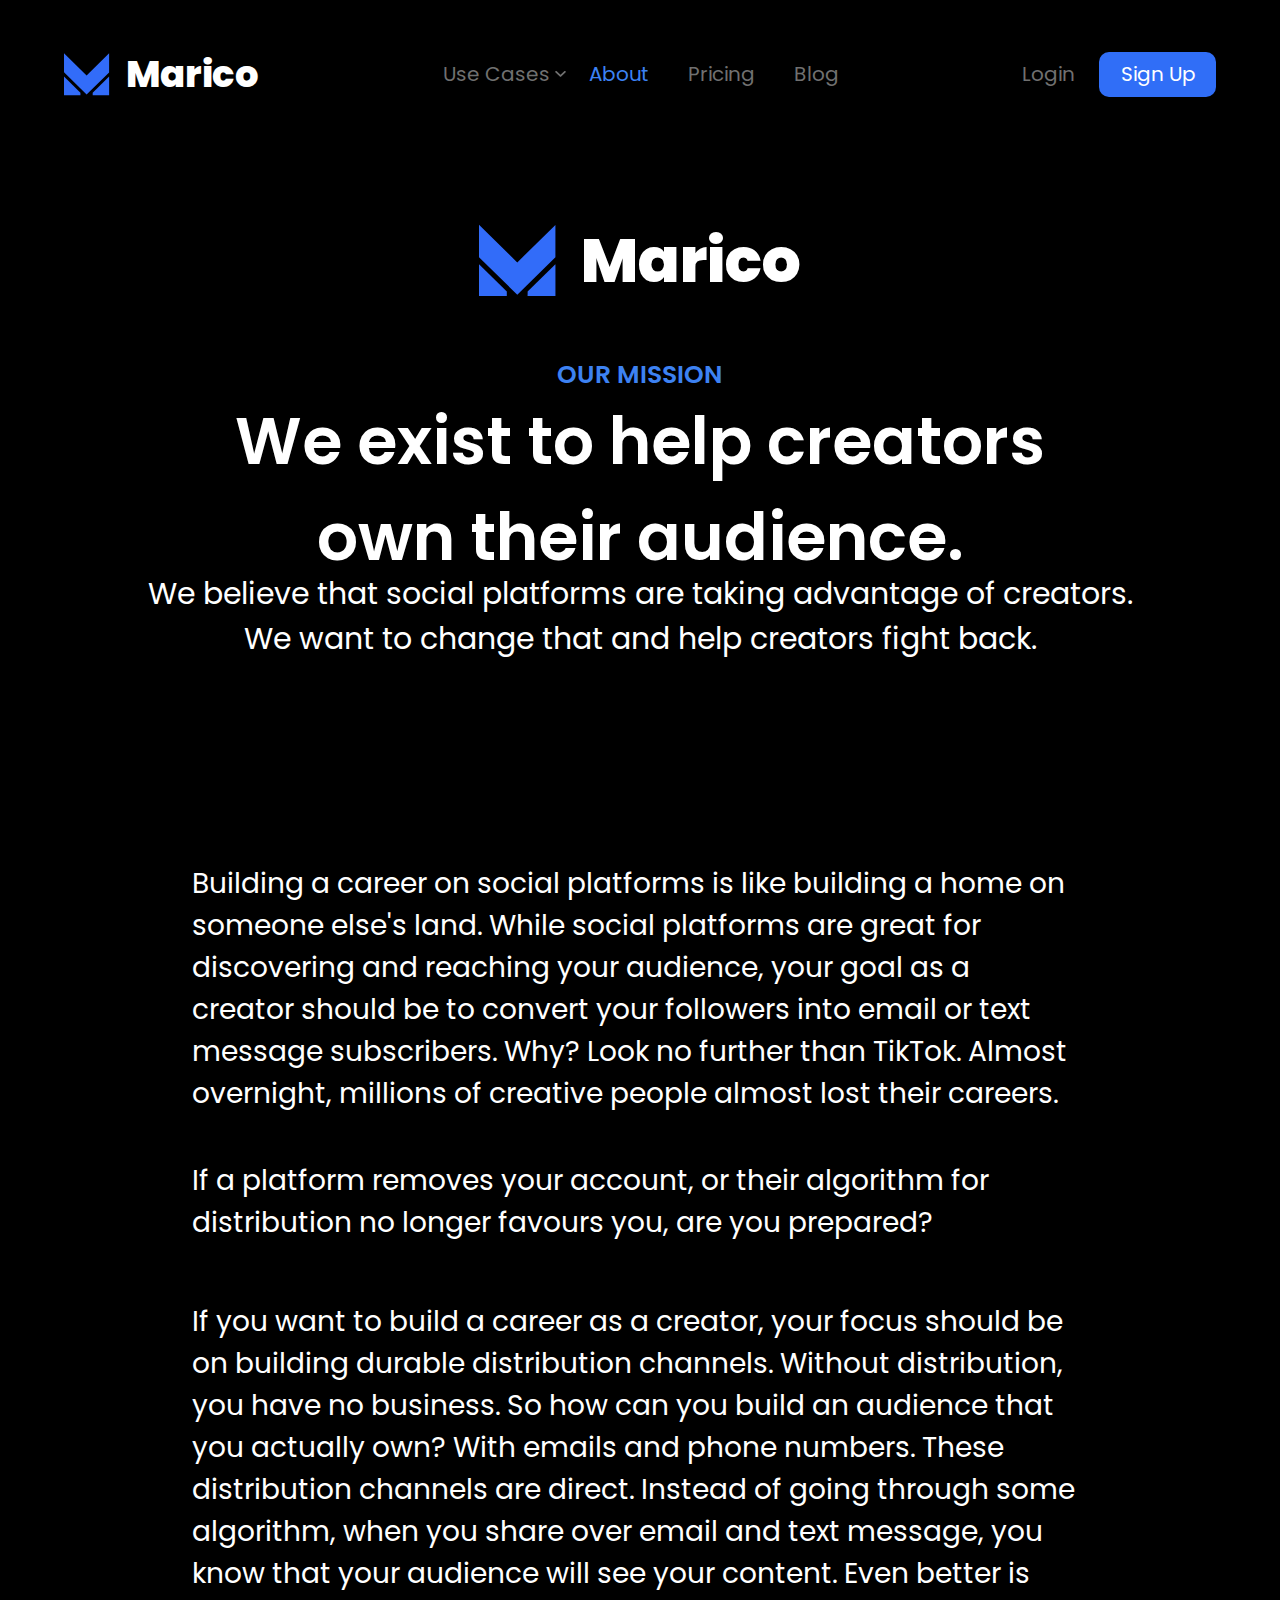
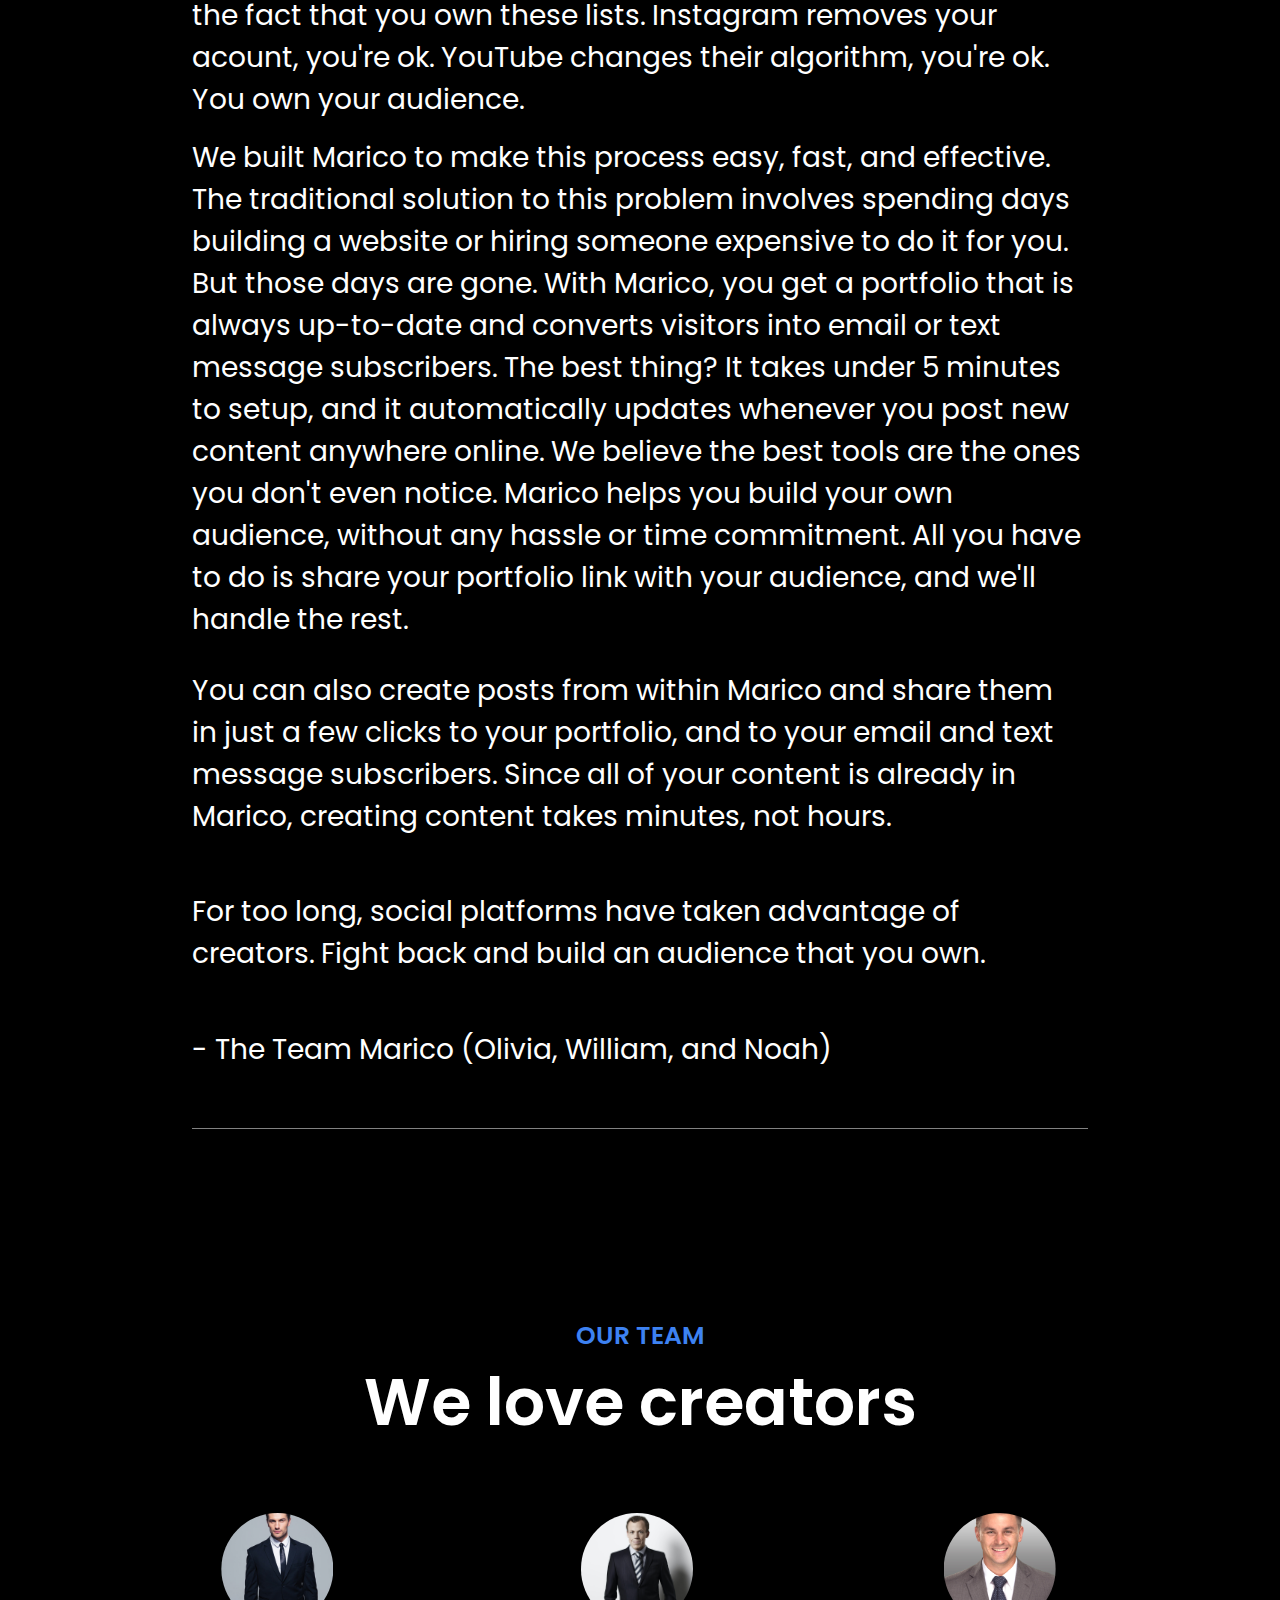
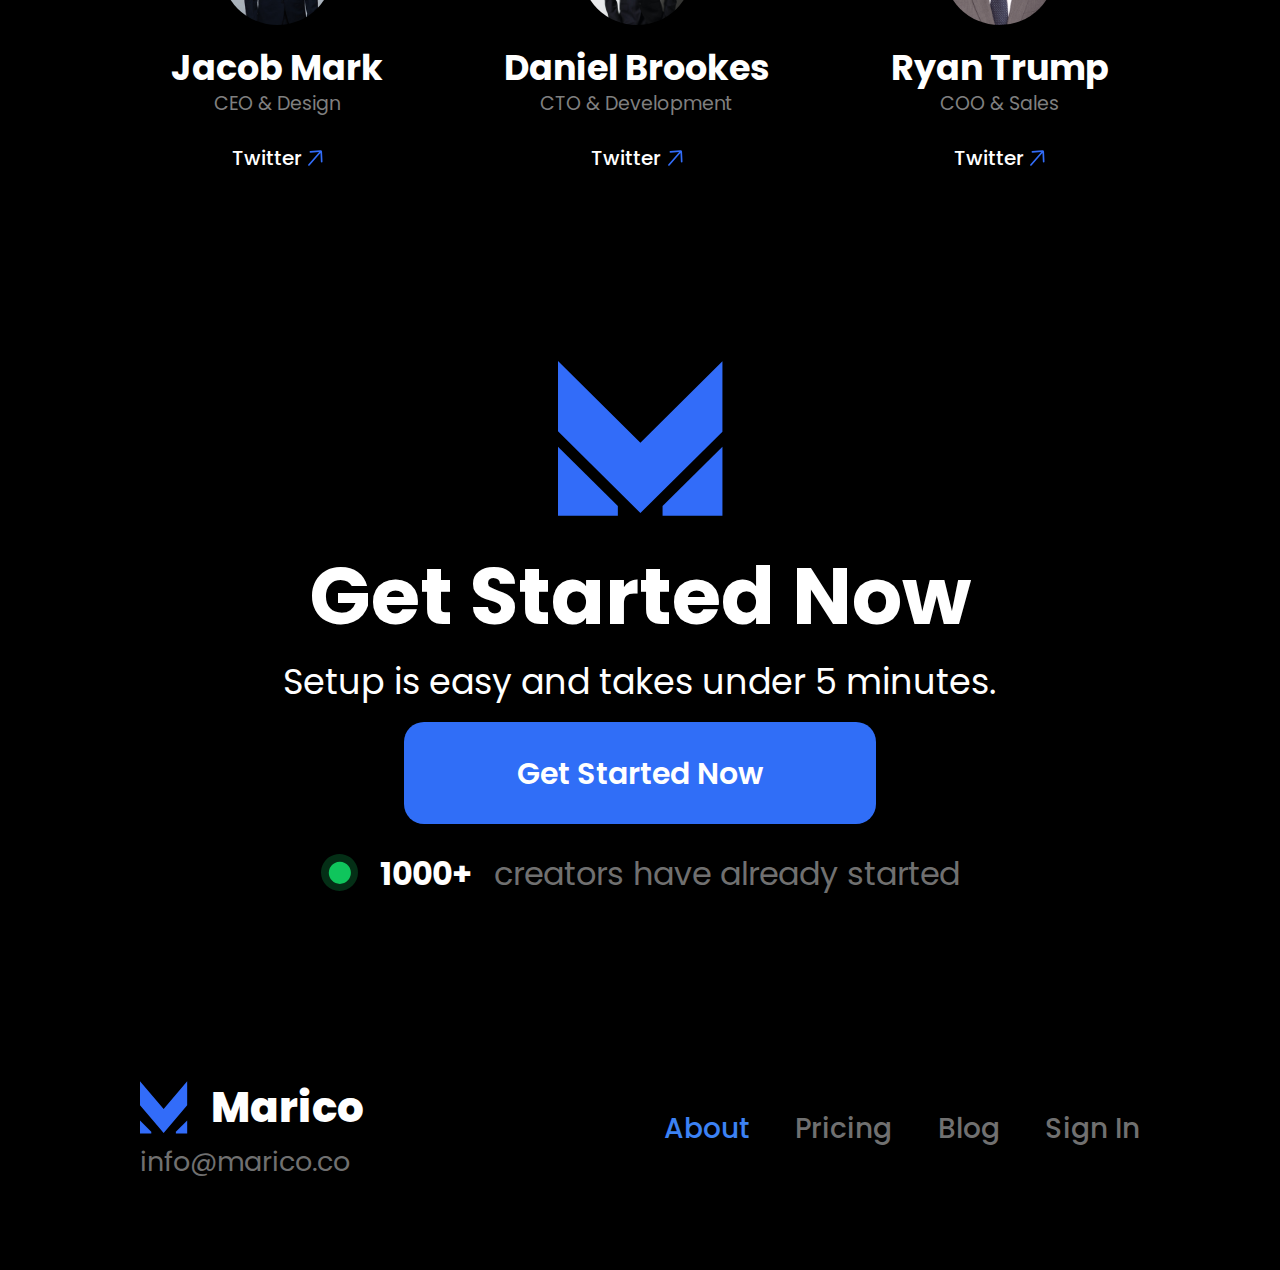
<file: aboutUs.html>
<!DOCTYPE html>
<html lang="en">
<head>
  <meta charset="UTF-8">
  <meta http-equiv="X-UA-Compatible" content="IE=edge">
  <meta name="viewport" content="width=device-width, initial-scale=1.0">
  <link rel="stylesheet" href="css/fonts.css">
  <link rel="stylesheet" href="css/reset.css">
  <link rel="stylesheet" href="css/style.css">
  <link rel="stylesheet" href="css/aboutUs.css">
  <title>MARICO</title>
</head>
<body>
  <div class="wrapper">
    <div class="overlay"></div>
    <header class="header">
      <a class="burger burger--follow" href="#">
        <span></span>
      </a>
      <div class="header__top">
        <div class="container">
          <div class="header__top-inner">
            <a href="index.html" class="header__logo logo">
              <img src="images/header-logo-small.svg" alt="logo">
              <p class="header__logo-text">Marico</p>
            </a>
            <nav class="header__nav">
              <ul class="header__nav-list">
                <li class="header__nav-item">
                  <a class="header__nav-link" href="">
                    Use Cases
                  </a>
                </li>
                <li class="header__nav-item">
                  <a class="header__nav-link current" href="aboutUs.html">About</a>
                </li>
                <li class="header__nav-item">
                  <a class="header__nav-link" href="pricing.html">Pricing</a>
                </li>
                <li class="header__nav-item">
                  <a class="header__nav-link" href="blog.html">Blog</a>
                </li>
              </ul>
            </nav>
            <div class="header__btn-box">
              <a href="logIn.html" class="header__btn-login">Login</a>
              <a href="signUp.html" class="header__btn-signUp blueBtn">Sign Up</a>
            </div>
          </div>
        </div>
      </div>
    </header>
    <main class="aboutUs__main">
      <div class="aboutUs__logo-container">
        <img src="images/aboutUs-page-logo.svg" alt="">
        <p class="aboutUs__logo-text">
          Marico
        </p>
      </div>
      <section class="our-mission">
        <div class="container">
          <div class="aboutUs__head">
            <h4 class="aboutUs__subtitle step">OUR MISSION</h4>
            <h2 class="aboutUs__title title">
              We exist to help creators
              own their audience.
            </h2>
            <p class="aboutUs__title-text text">
              We believe that social platforms are taking advantage of creators.
              We want to change that and help creators fight back.
            </p>
          </div>
          <div class="aboutUs__content">
            <p class="text-1">
              Building a career on social platforms is like building a home on someone else's
              land. While social platforms are great for discovering and reaching your audience,
              your goal as a creator should be to convert your followers into email or text
              message subscribers. Why? Look no further than TikTok. Almost overnight,
              millions of creative people almost lost their careers.
            </p>

            <p class="text-2">
              If a platform removes your account, or their algorithm for distribution no longer
              favours you, are you prepared?
            </p>

            <p class="text-3">
              If you want to build a career as a creator, your focus should be on building durable
              distribution channels. Without distribution, you have no business. So how can you
              build an audience that you actually own? With emails and phone numbers. These
              distribution channels are direct. Instead of going through some algorithm, when
              you share over email and text message, you know that your audience will see your
              content. Even better is the fact that you own these lists. Instagram removes your
              acount, you're ok. YouTube changes their algorithm, you're ok. You own your
              audience.
            </p>

            <p class="text-4">
              We built Marico to make this process easy, fast, and effective. The traditional
              solution to this problem involves spending days building a website or hiring
              someone expensive to do it for you. But those days are gone. With Marico, you
              get a portfolio that is always up-to-date and converts visitors into email or text
              message subscribers. The best thing? It takes under 5 minutes to setup, and it
              automatically updates whenever you post new content anywhere online. We
              believe the best tools are the ones you don't even notice. Marico helps you build
              your own audience, without any hassle or time commitment. All you have to do is
              share your portfolio link with your audience, and we'll handle the rest.
            </p>

            <p class="text-5">
              You can also create posts from within Marico and share them in just a few clicks
              to your portfolio, and to your email and text message subscribers. Since all of your
              content is already in Marico, creating content takes minutes, not hours.
            </p>

            <p class="text-6">
              For too long, social platforms have taken advantage of creators. Fight back and
              build an audience that you own.
            </p>

            <p class="text-7">
              - The Team Marico (Olivia, William, and Noah)
            </p>

          </div>
        </div>
      </section>
      
      <section class="our-team">
        <div class="container">
          <div class="ourTeam__head">
            <h4 class="ourTeam__subtitle step">OUR TEAM</h4>
            <h2 class="ourTeam__title title">
              We love creators
            </h2>
          </div>
          <ul class="ourTeam__creators-list">
            <li class="creators-list-item">
              <img class="creators__listItem-img" src="images/creators/1.png" alt="">
              <p class="creators__listItem-name">Jacob Mark</p>
              <p class="creators__listItem-position">CEO & Design</p>
              <div class="social-link">
                <p class="social-link-text">Twitter</p> 
                <img src="images/arrow-icon.svg" alt="">
              </div>
            </li>
            <li class="creators-list-item">
              <img class="creators__listItem-img" src="images/creators/2.png" alt="">
              <p class="creators__listItem-name">Daniel Brookes</p>
              <p class="creators__listItem-position">CTO & Development</p>
              <div class="social-link">
                <p class="social-link-text">Twitter</p> 
                <img src="images/arrow-icon.svg" alt="">
              </div>
            </li>
            <li class="creators-list-item">
              <img class="creators__listItem-img" src="images/creators/3.png" alt="">
              <p class="creators__listItem-name">Ryan Trump</p>
              <p class="creators__listItem-position">COO & Sales</p>
              <div class="social-link">
                <p class="social-link-text">Twitter</p> 
                <img src="images/arrow-icon.svg" alt="">
              </div>
            </li>
            
          </ul>
        </div>
      </section>

    </main>
    <footer class="footer">

      <div class="footer__top">
        <div class="container">
          <div class="footer__top-content">
            <img src="images/logo-big.svg" alt="">
            <h1 class="footer__content-title">Get Started Now</h1>
            <h4 class="footer__content-subtitle">Setup is easy and takes under 5 minutes.</h4>
            <a href="" class="footer__btn blueBtn" id="footer-btn">Get Started Now</a>
            <div class="footer__content-text">
              <span class="footer__content-dot">
                <svg width="37" height="37" viewBox="0 0 37 37" fill="none" xmlns="http://www.w3.org/2000/svg">
                  <path fill-rule="evenodd" clip-rule="evenodd"
                    d="M18.8292 7.76514C24.9396 7.76514 29.8931 12.7188 29.8931 18.8291C29.8931 24.9395 24.9396 29.8931 18.8292 29.8931C12.7186 29.8931 7.76514 24.9395 7.76514 18.8291C7.76514 12.7188 12.7186 7.76514 18.8292 7.76514Z"
                    fill="#0FC65C" />
                  <path opacity="0.24" fill-rule="evenodd" clip-rule="evenodd"
                    d="M18.5 0C28.7173 0 37 8.28271 37 18.5C37 28.7173 28.7173 37 18.5 37C8.28271 37 0 28.7173 0 18.5C0 8.28271 8.28271 0 18.5 0Z"
                    fill="#0FC65C" />
                </svg>
              </span>
              <p class="footer__bottom-text"><span>1000+</span>creators have already started</p>
            </div>
          </div>
        </div>
      </div>

      <div class="footer__bottom">
        <div class="container">
          <div class="footer__bottom-content">
            <div class="footer__bottom-left">
              
                <a class="footer__left-logo">
                  <img src="images/logo-small.svg" alt="">
                  <p class="footer__text-logo">Marico</p>
                </a>
                <a class="footer__left-text" href="mailto:info@marico.co">info@marico.co</a>
            </div>
            <nav class="footer__nav">
              <ul class="footer__nav-list">
                <li class="footer__nav-item">
                  <a class="footer__nav-link current" href="aboutUs.html">About</a>
                </li>
                <li class="footer__nav-item">
                  <a class="footer__nav-link" href="pricing.html">Pricing</a>
                </li>
                <li class="footer__nav-item">
                  <a class="footer__nav-link" href="blog.html">Blog</a>
                </li>
                <li class="footer__nav-item">
                  <a class="footer__nav-link" href="signUp.html">Sign In</a>
                </li>
              </ul>
            </nav>
          </div>
        </div>
      </div>

    </footer>
  </div>
</body>
<script src="https://ajax.googleapis.com/ajax/libs/jquery/3.6.0/jquery.min.js"></script>
<script src="menu.js"></script>
</html>
</file>
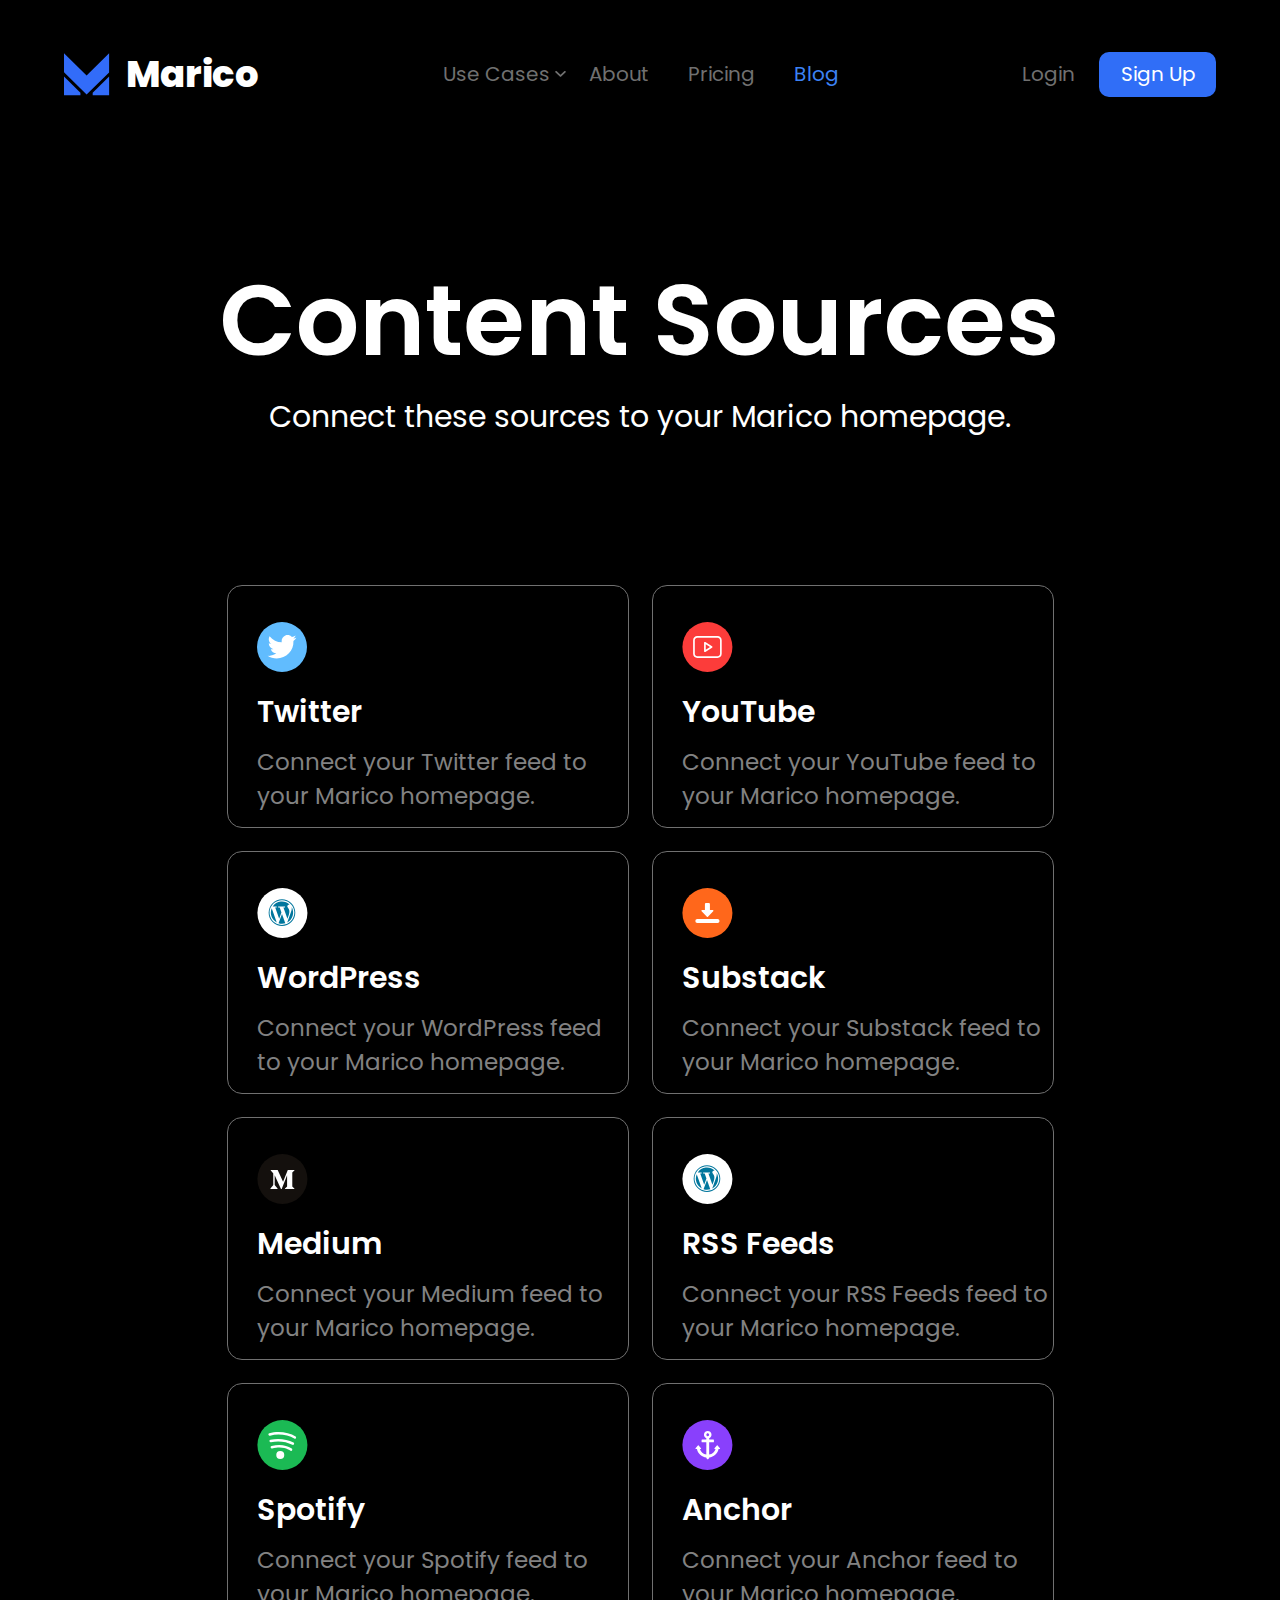
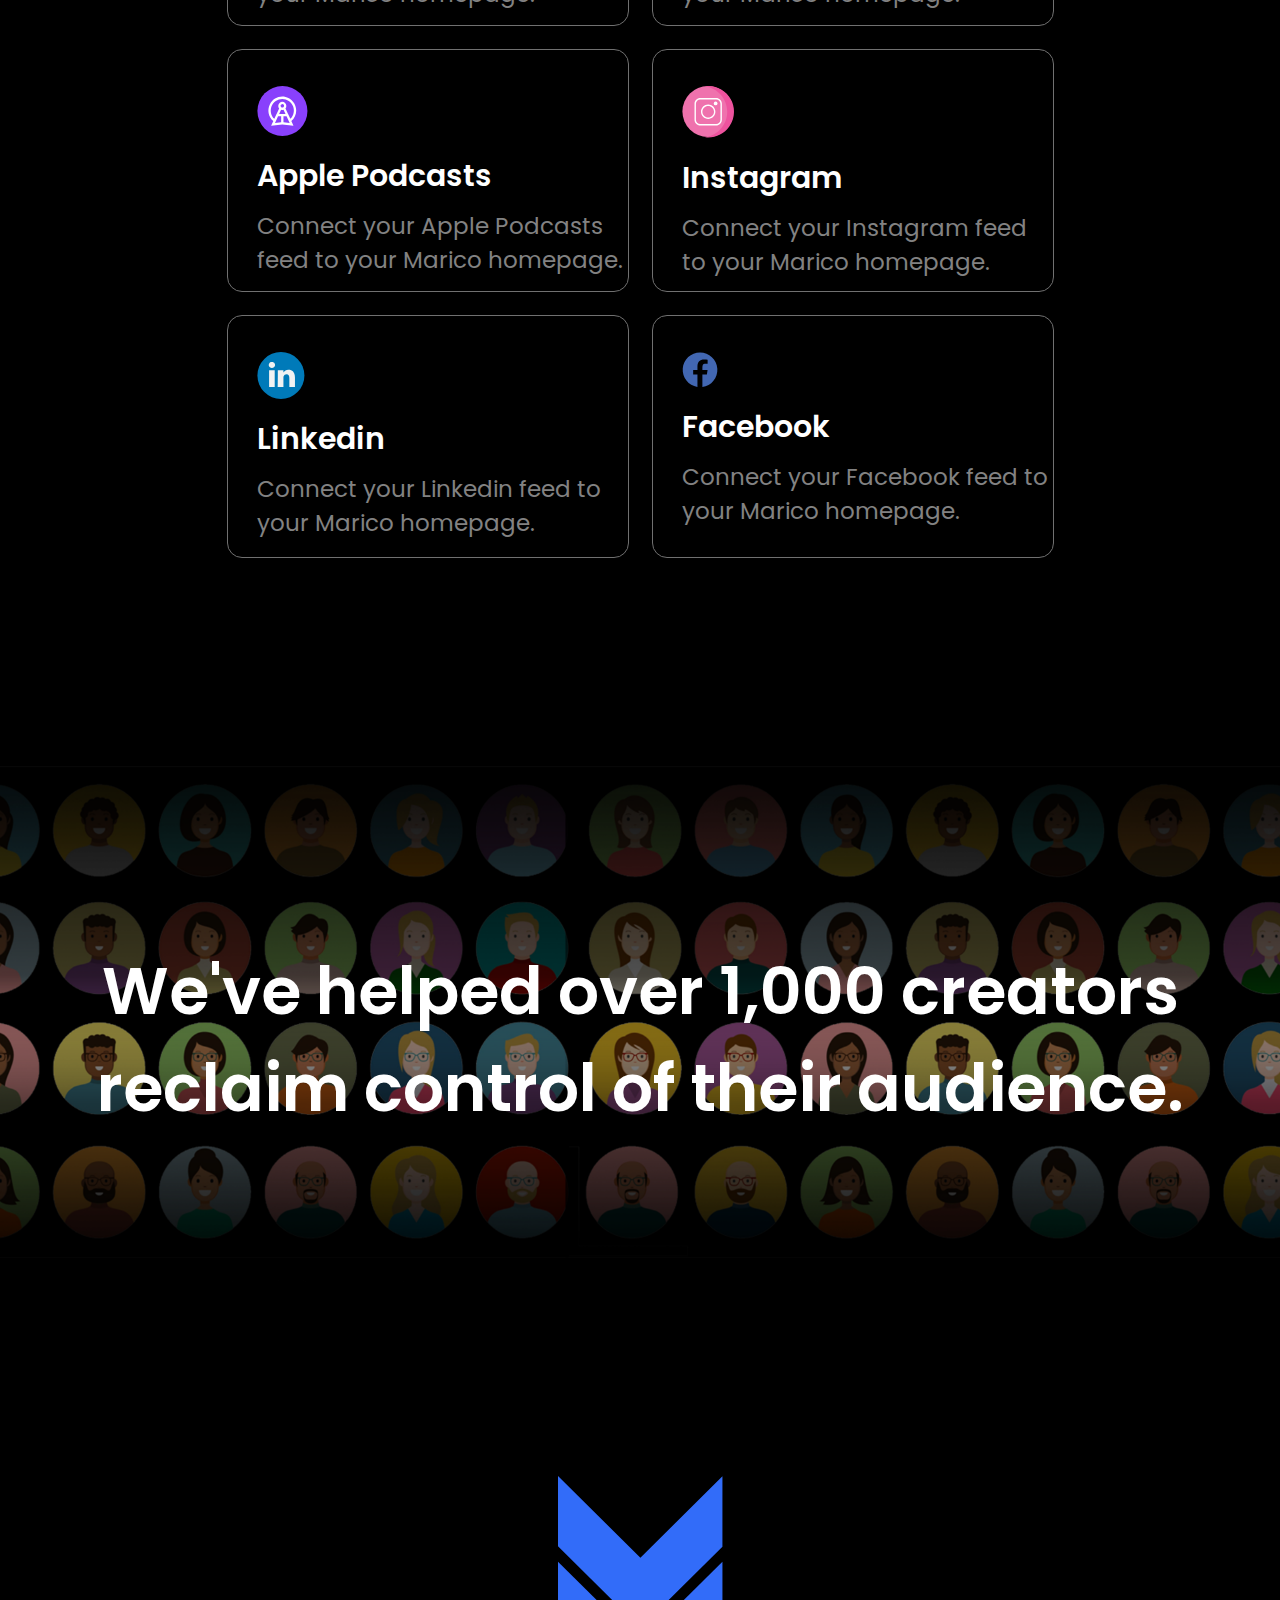
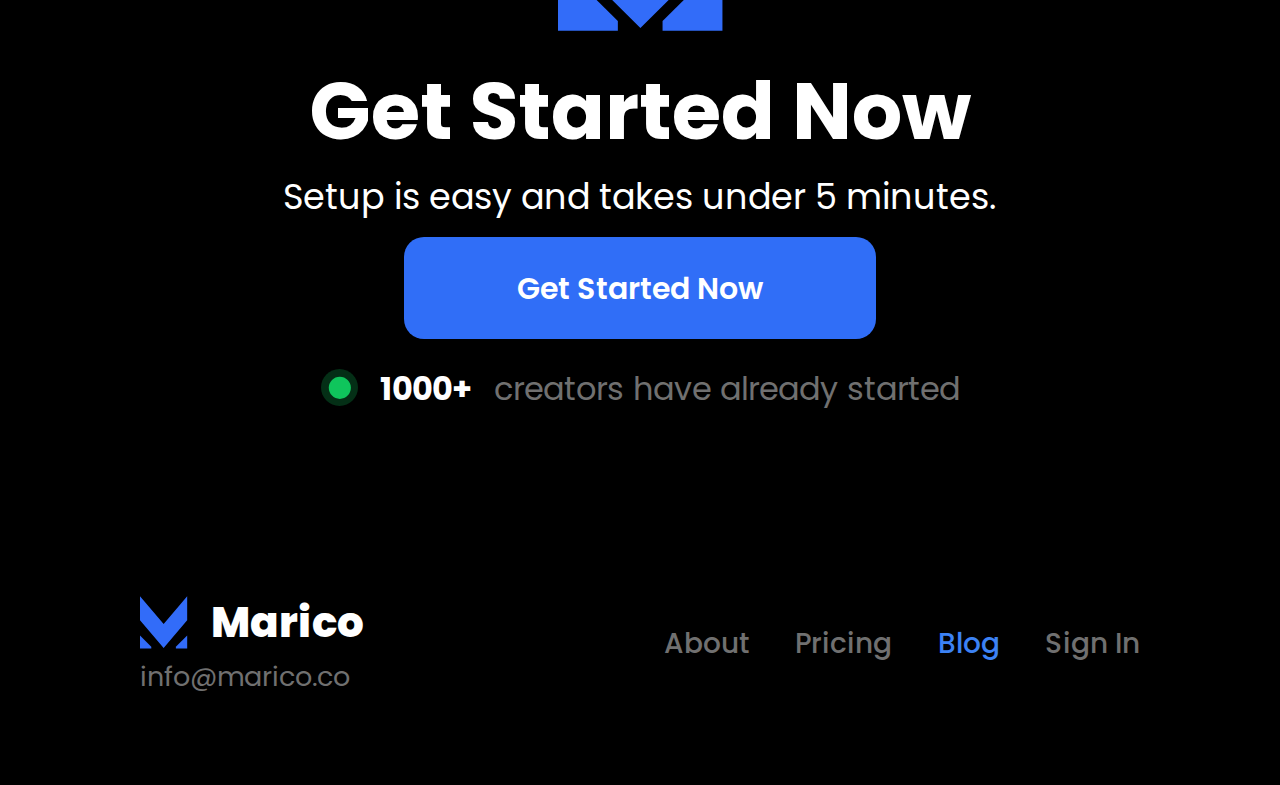
<file: blog.html>
<!DOCTYPE html>
<html lang="en">
<head>
  <meta charset="UTF-8">
  <meta http-equiv="X-UA-Compatible" content="IE=edge">
  <meta name="viewport" content="width=device-width, initial-scale=1.0">
  <link rel="stylesheet" href="css/fonts.css">
  <link rel="stylesheet" href="css/reset.css">
  <link rel="stylesheet" href="css/style.css">
  <link rel="stylesheet" href="css/blog.css">
  <title>MARICO</title>
</head>
<body>
  <div class="wrapper">
    <div class="overlay"></div>
    <header class="header">
      <a class="burger burger--follow" href="#">
        <span></span>
      </a>
      <div class="header__top">
        <div class="container">
          <div class="header__top-inner">
            <a href="index.html" class="header__logo logo">
              <img src="images/header-logo-small.svg" alt="logo">
              <p class="header__logo-text">Marico</p>
            </a>
            <nav class="header__nav">
              <ul class="header__nav-list">
                <li class="header__nav-item">
                  <a class="header__nav-link" href="">
                    Use Cases
                  </a>
                </li>
                <li class="header__nav-item">
                  <a class="header__nav-link" href="aboutUs.html">About</a>
                </li>
                <li class="header__nav-item">
                  <a class="header__nav-link" href="pricing.html">Pricing</a>
                </li>
                <li class="header__nav-item">
                  <a class="header__nav-link current" href="blog.html">Blog</a>
                </li>
              </ul>
            </nav>
            <div class="header__btn-box">
              <a href="logIn.html" class="header__btn-login">Login</a>
              <a href="signUp.html" class="header__btn-signUp blueBtn">Sign Up</a>
            </div>
          </div>
        </div>
      </div>
    </header>
    <main class="blog__main">
      <section class="blog__head">
        <div class="container">
          <h2 class="blog__title">Content Sources</h2>
          <p class="blog__subtitle">Connect these sources to your Marico homepage.</p>
        </div>
      </section>
      <section class="blog__companies-sources">
        <div class="container">
          <div class="company__sources-inner">
            <ul class="company__sources-list">
              <li class="company__source-listItem">
                <div class="company__source-container">
                  <img class="company__source-logo" src="images/twitter_logo.svg" alt="">
                  <h4 class="company__source-name">Twitter</h4>
                  <p class="company__source-text">Connect your Twitter feed to
                    your Marico homepage.</p>
                </div>
              </li>
              <li class="company__source-listItem">
                <div class="company__source-container">
                  <img class="company__source-logo" src="images/youtube_logo.svg" alt="">
                  <h4 class="company__source-name">YouTube</h4>
                  <p class="company__source-text">Connect your YouTube feed to
                    your Marico homepage.</p>
                </div>
              </li>
              <li class="company__source-listItem">
                <div class="company__source-container">
                  <img class="company__source-logo" src="images/wordpress_logo.svg" alt="">
                  <h4 class="company__source-name">WordPress</h4>
                  <p class="company__source-text">Connect your WordPress feed to
                    your Marico homepage.</p>
                </div>
              </li>
              <li class="company__source-listItem">
                <div class="company__source-container">
                  <img class="company__source-logo" src="images/substack_logo.svg" alt="">
                  <h4 class="company__source-name">Substack</h4>
                  <p class="company__source-text">Connect your Substack feed to
                    your Marico homepage.</p>
                </div>
              </li>
              <li class="company__source-listItem">
                <div class="company__source-container">
                  <img class="company__source-logo" src="images/medium_logo.svg" alt="">
                  <h4 class="company__source-name">Medium</h4>
                  <p class="company__source-text">Connect your Medium feed to
                    your Marico homepage.</p>
                </div>
              </li>
              <li class="company__source-listItem">
                <div class="company__source-container">
                  <img class="company__source-logo" src="images/wordpress_logo.svg" alt="">
                  <h4 class="company__source-name">RSS Feeds</h4>
                  <p class="company__source-text">Connect your RSS Feeds feed to
                    your Marico homepage.</p>
                </div>
              </li>
              
              <li class="company__source-listItem">
                <div class="company__source-container">
                  <img class="company__source-logo" src="images/spotify_logo.svg" alt="">
                  <h4 class="company__source-name">Spotify</h4>
                  <p class="company__source-text">Connect your Spotify feed to
                    your Marico homepage.</p>
                </div>
              </li>
              <li class="company__source-listItem">
                <div class="company__source-container">
                  <img class="company__source-logo" src="images/anchor_logo.svg" alt="">
                  <h4 class="company__source-name">Anchor</h4>
                  <p class="company__source-text">Connect your Anchor feed to
                    your Marico homepage.</p>
                </div>
              </li>
              <li class="company__source-listItem">
                <div class="company__source-container">
                  <img class="company__source-logo" src="images/podcast_logo.svg" alt="">
                  <h4 class="company__source-name">Apple Podcasts</h4>
                  <p class="company__source-text">Connect your Apple Podcasts feed to
                    your Marico homepage.</p>
                </div>
              </li>
              <li class="company__source-listItem">
                <div class="company__source-container">
                  <img class="company__source-logo" src="images/instagram_logo.svg" alt="">
                  <h4 class="company__source-name">Instagram</h4>
                  <p class="company__source-text">Connect your Instagram feed to
                    your Marico homepage.</p>
                </div>
              </li>
              <li class="company__source-listItem">
                <div class="company__source-container">
                  <img class="company__source-logo" src="images/linkedin_logo.svg" alt="">
                  <h4 class="company__source-name">Linkedin</h4>
                  <p class="company__source-text">Connect your Linkedin feed to
                    your Marico homepage.</p>
                </div>
              </li>
              <li class="company__source-listItem">
                <div class="company__source-container">
                  <img class="company__source-logo" src="images/facebook-icon.svg" alt="">
                  <h4 class="company__source-name">Facebook</h4>
                  <p class="company__source-text">Connect your Facebook feed to
                    your Marico homepage.</p>
                </div>
              </li>
            </ul>
          </div>
        </div>
      </section>
      <section class="audience">
        <div class="container">
          <div class="audience__body">
            <img src="images/creators-image.jpg" alt="">
            <h2 class="audience__title title">
              We've helped over 1,000 creators
              reclaim control of their audience.
            </h2>
          </div>
        </div>
      </section>
    </main>
    <footer class="footer">

      <div class="footer__top">
        <div class="container">
          <div class="footer__top-content">
            <img src="images/logo-big.svg" alt="">
            <h1 class="footer__content-title">Get Started Now</h1>
            <h4 class="footer__content-subtitle">Setup is easy and takes under 5 minutes.</h4>
            <a href="" class="footer__btn blueBtn" id="footer-btn">Get Started Now</a>
            <div class="footer__content-text">
              <span class="footer__content-dot">
                <svg width="37" height="37" viewBox="0 0 37 37" fill="none" xmlns="http://www.w3.org/2000/svg">
                  <path fill-rule="evenodd" clip-rule="evenodd"
                    d="M18.8292 7.76514C24.9396 7.76514 29.8931 12.7188 29.8931 18.8291C29.8931 24.9395 24.9396 29.8931 18.8292 29.8931C12.7186 29.8931 7.76514 24.9395 7.76514 18.8291C7.76514 12.7188 12.7186 7.76514 18.8292 7.76514Z"
                    fill="#0FC65C" />
                  <path opacity="0.24" fill-rule="evenodd" clip-rule="evenodd"
                    d="M18.5 0C28.7173 0 37 8.28271 37 18.5C37 28.7173 28.7173 37 18.5 37C8.28271 37 0 28.7173 0 18.5C0 8.28271 8.28271 0 18.5 0Z"
                    fill="#0FC65C" />
                </svg>
              </span>
              <p class="footer__bottom-text"><span>1000+</span>creators have already started</p>
            </div>
          </div>

        </div>

      </div>
      <div class="footer__bottom">
        <div class="container">
          <div class="footer__bottom-content">
            <div class="footer__bottom-left">
              
                <a class="footer__left-logo">
                  <img src="images/logo-small.svg" alt="">
                  <p class="footer__text-logo">Marico</p>
                </a>
                <a class="footer__left-text" href="mailto:info@marico.co">info@marico.co</a>
            </div>
            <nav class="footer__nav">
              <ul class="footer__nav-list">
                <li class="footer__nav-item">
                  <a class="footer__nav-link" href="aboutUs.html">About</a>
                </li>
                <li class="footer__nav-item">
                  <a class="footer__nav-link" href="pricing.html">Pricing</a>
                </li>
                <li class="footer__nav-item">
                  <a class="footer__nav-link current" href="blog.html">Blog</a>
                </li>
                <li class="footer__nav-item">
                  <a class="footer__nav-link" href="signUp.html">Sign In</a>
                </li>
              </ul>
            </nav>
          </div>

        </div>


      </div>

    </footer>
  </div>
</body>
<script src="https://ajax.googleapis.com/ajax/libs/jquery/3.6.0/jquery.min.js"></script>
<script src="menu.js"></script>
</html>
</file>
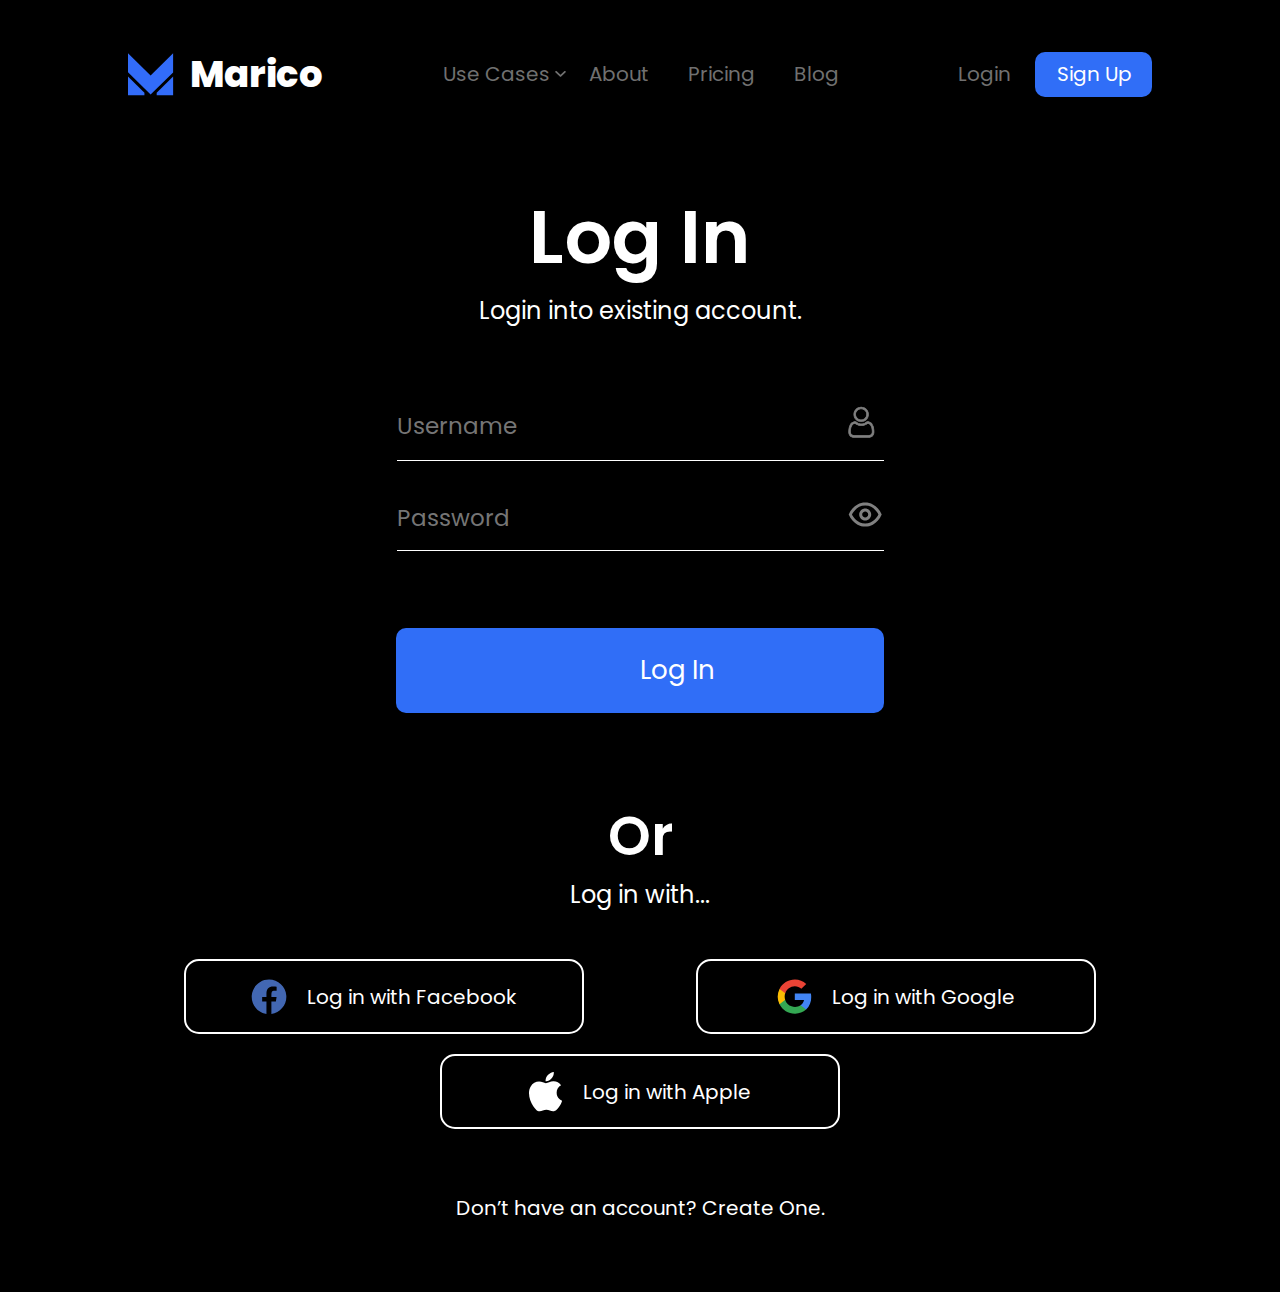
<file: logIn.html>
<!DOCTYPE html>
<html lang="en">
<head>
  <meta charset="UTF-8">
  <meta http-equiv="X-UA-Compatible" content="IE=edge">
  <meta name="viewport" content="width=device-width, initial-scale=1.0">
  <link rel="stylesheet" href="css/fonts.css">
  <link rel="stylesheet" href="css/reset.css">
  <link rel="stylesheet" href="css/style.css">
  <link rel="stylesheet" href="css/sign-log.css">
  <title>MARICO</title>
</head>
<body>
  <div class="wrapper">
    <div class="overlay"></div>
    <header class="header">
      <a class="burger burger--follow" href="#">
        <span></span>
      </a>
      <div class="header__top">
        <div class="container">
          <div class="header__top-inner">
            <a href="index.html" class="header__logo logo">
              <img src="images/header-logo-small.svg" alt="logo">
              <p class="header__logo-text">Marico</p>
            </a>
            <nav class="header__nav">
              <ul class="header__nav-list">
                <li class="header__nav-item">
                  <a class="header__nav-link" href="">
                    Use Cases
                  </a>
                </li>
                <li class="header__nav-item">
                  <a class="header__nav-link" href="aboutUs.html">About</a>
                </li>
                <li class="header__nav-item">
                  <a class="header__nav-link" href="pricing.html">Pricing</a>
                </li>
                <li class="header__nav-item">
                  <a class="header__nav-link" href="blog.html">Blog</a>
                </li>
              </ul>
            </nav>
            <div class="header__btn-box">
              <a href="logIn.html" class="header__btn-login">Login</a>
              <a href="signUp.html" class="header__btn-signUp blueBtn">Sign Up</a>
            </div>
          </div>
        </div>
      </div>
    </header>
    <main class="main">
      <div class="container">
        <div class="top__title">
          <h1 class="heading">Log In</h1>
          <p class="subheading">Login into existing account.</p>
        </div>
        <div class="main__content">
          <form class="main__content-form">
            <div class="content__form-row">
              <label class="content__form-label">
                <input type="text" class="content__form-input" placeholder="Username" required>
                <img class="icon" src="images/username-icon.svg" alt="">
              </label>
              <label class="content__form-label">
                <input type="password" class="content__form-input" placeholder="Password" required>
                <img class="icon" src="images/password-icon.svg" alt="">
              </label>
            </div>
            <div class="main__content-form">
              <div class="content__form-row">
                <button type="submit" class="form__btn blueBtn">
                  Log In
                </button>
              </div>
            </div>
          </form>

          <div class="or__section">
            <h2 class="or__title">Or</h2>
            <p class="or__subtitle subheading">Log in with...</p>
          </div>
        </div>

        <div class="socials__list">
          <a class="socials__list-item" href="">
            <img class="socials-icon" src="images/facebook-icon.svg" alt="">
            Log in with Facebook
          </a>
          <a class="socials__list-item" href="">
            <img class="socials-icon" src="images/google-icon.svg" alt="">
            Log in with Google
          </a>
          <a class="socials__list-item" href="">
            <img class="socials-icon" src="images/apple-icon.svg" alt="">
            Log in with Apple
          </a>
          
        </div>

        <div class="bottom">
          <a class="log-sign" href="signUp.html">
            Don’t have an account? Create One.
          </a>
        </div>
    </main>
  </div>
</body>
<script src="https://ajax.googleapis.com/ajax/libs/jquery/3.6.0/jquery.min.js"></script>
<script src="menu.js"></script>
</html>
</file>
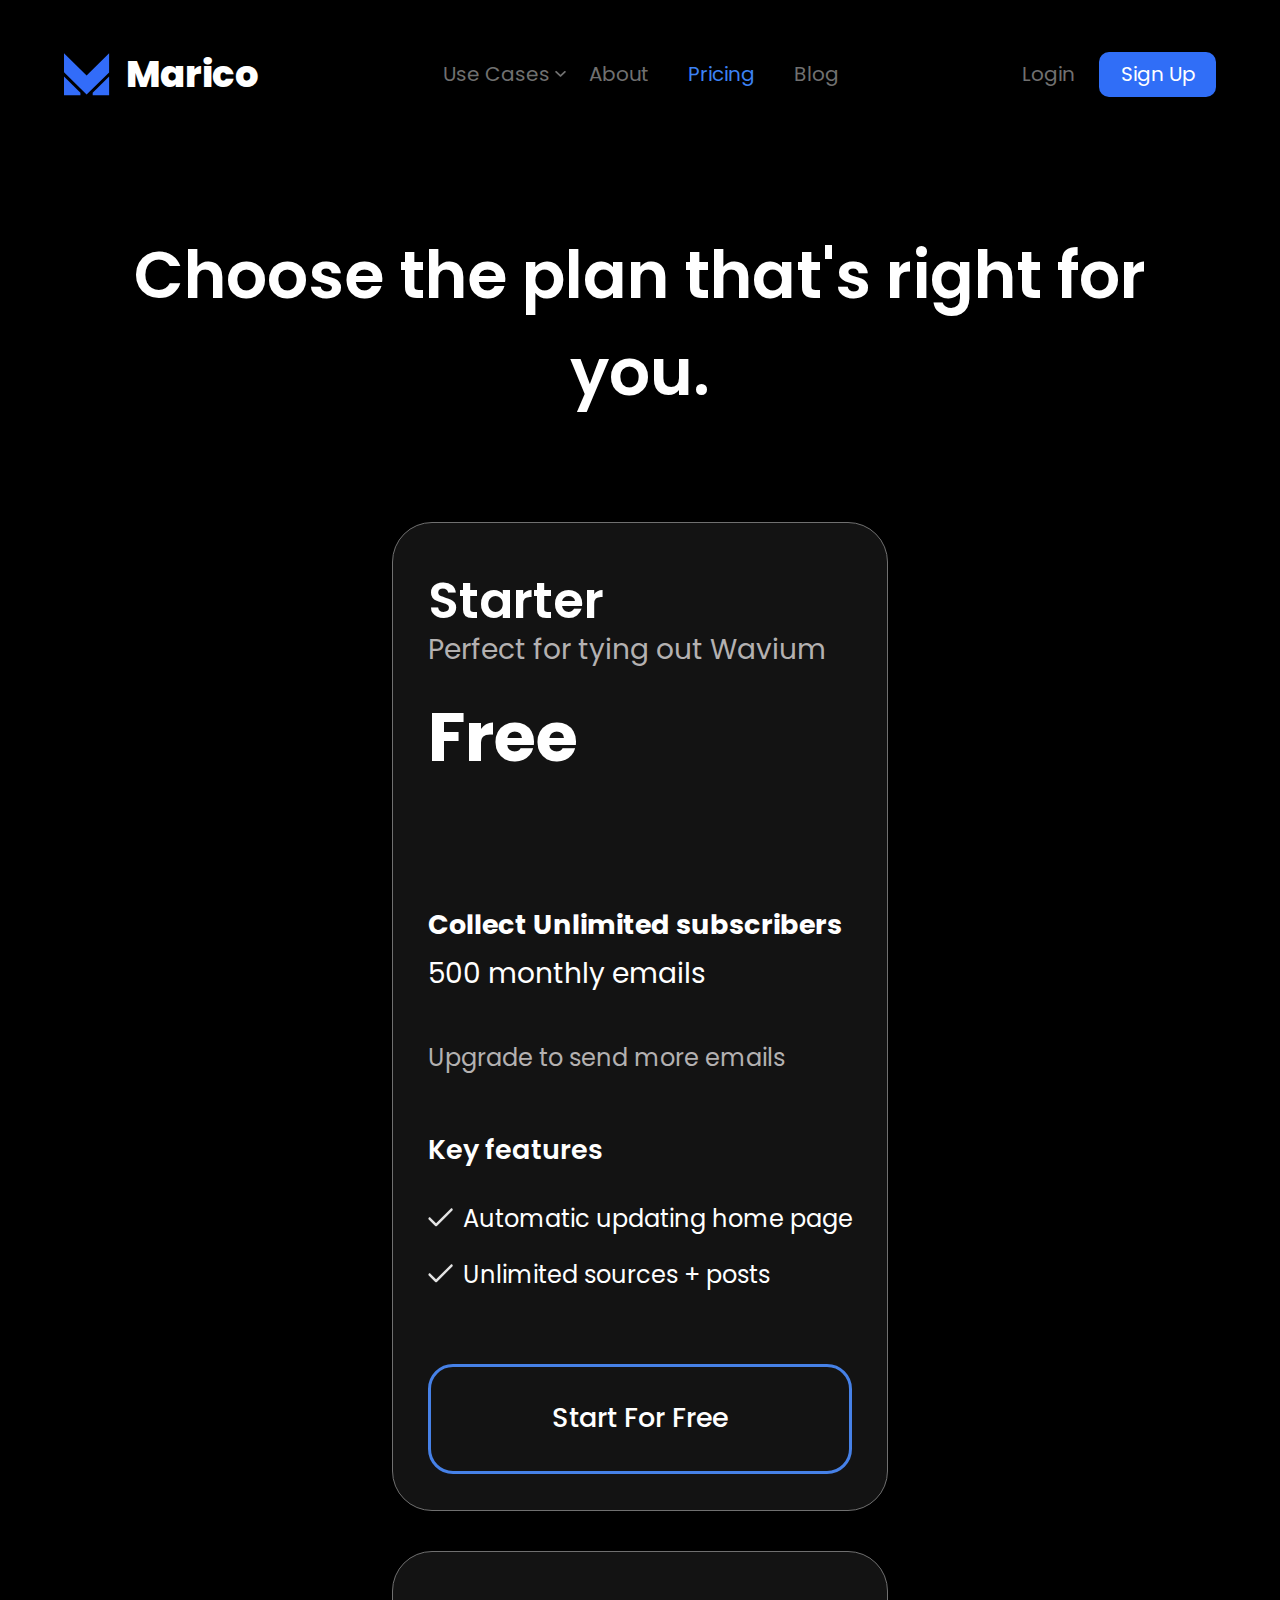
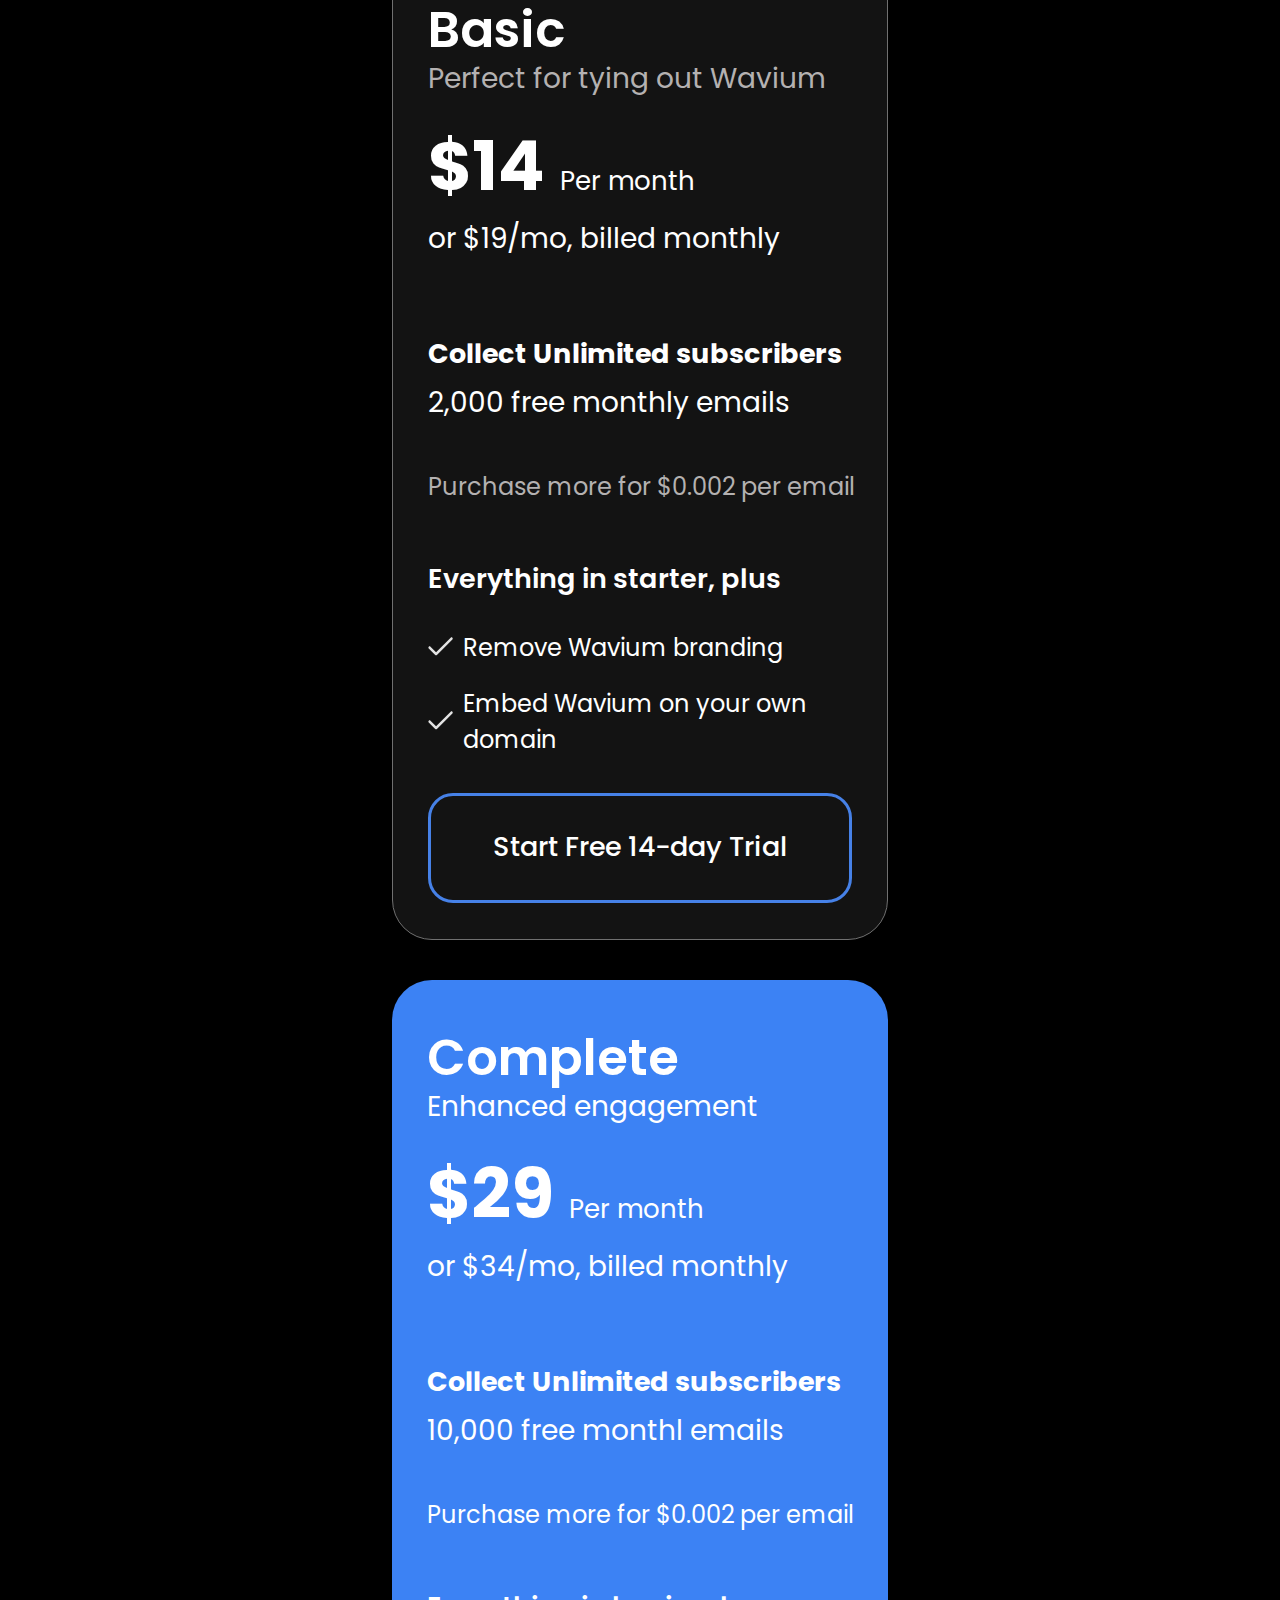
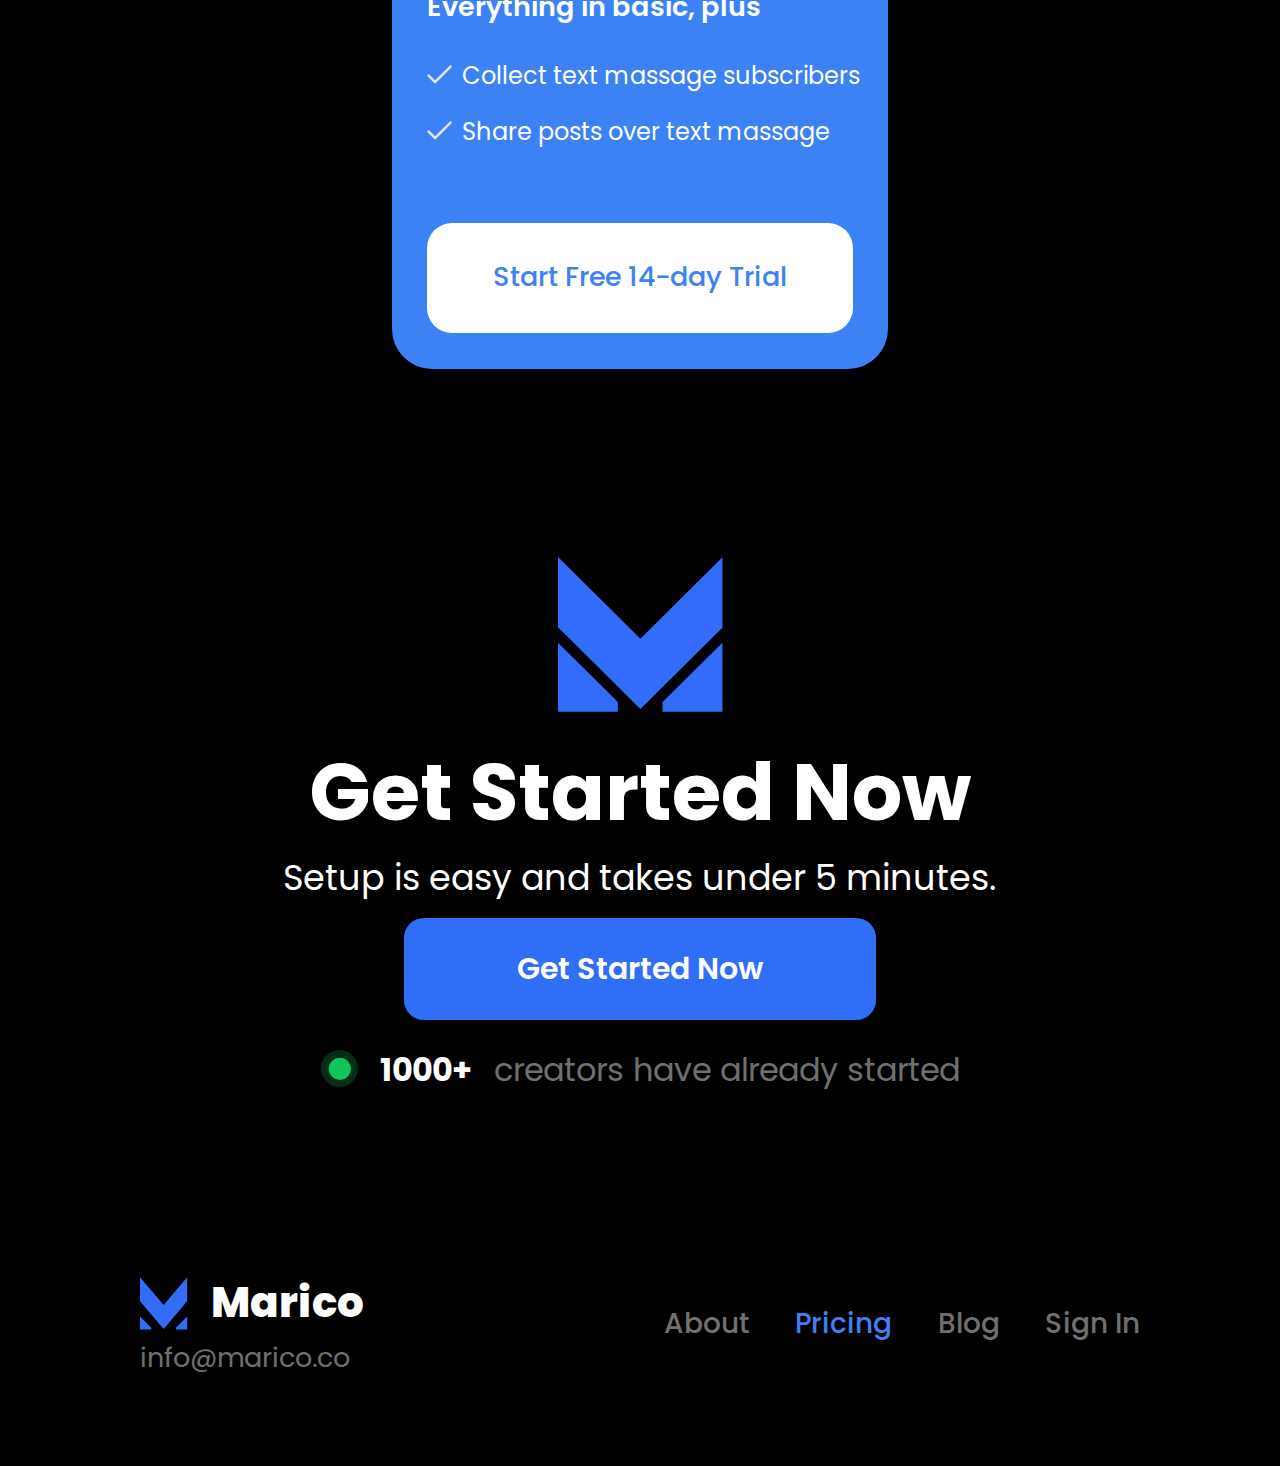
<file: pricing.html>
<!DOCTYPE html>
<html lang="en">
<head>
  <meta charset="UTF-8">
  <meta http-equiv="X-UA-Compatible" content="IE=edge">
  <meta name="viewport" content="width=device-width, initial-scale=1.0">
  <link rel="stylesheet" href="css/fonts.css">
  <link rel="stylesheet" href="css/reset.css">
  <link rel="stylesheet" href="css/style.css">
  <link rel="stylesheet" href="css/pricing.css">
  <title>MARICO</title>
</head>
<body>
  <div class="wrapper">
    <div class="overlay"></div>
    <header class="header">
      <a class="burger burger--follow" href="#">
        <span></span>
      </a>
      <div class="header__top">
        <div class="container">
          <div class="header__top-inner">
            <a href="index.html" class="header__logo logo">
              <img src="images/header-logo-small.svg" alt="logo">
              <p class="header__logo-text">Marico</p>
            </a>
            <nav class="header__nav">
              <ul class="header__nav-list">
                <li class="header__nav-item">
                  <a class="header__nav-link" href="">
                    Use Cases
                  </a>
                </li>
                <li class="header__nav-item">
                  <a class="header__nav-link" href="aboutUs.html">About</a>
                </li>
                <li class="header__nav-item">
                  <a class="header__nav-link current" href="pricing.html">Pricing</a>
                </li>
                <li class="header__nav-item">
                  <a class="header__nav-link" href="blog.html">Blog</a>
                </li>
              </ul>
            </nav>
            <div class="header__btn-box">
              <a href="logIn.html" class="header__btn-login">Login</a>
              <a href="signUp.html" class="header__btn-signUp blueBtn">Sign Up</a>
            </div>
          </div>
        </div>
      </div>
    </header>

    <main class="pricing__main">

      <section class="pricing__head">
        <div class="container">
          <h2 class="pricing__title title">
            Choose the plan that's right for you.
          </h2>
        </div>
      </section>

      <section class="pricing__content">
        <div class="container">
          <ul class="pricing__list-plans">

            <li class="pricing__list-plan grey">
              <div class="plan__content">
                <h3 class="pricing__plan-title">Starter</h3>
                <h4 class="pricing__plan-subtitle">Perfect for tying out Wavium</h4>
                <h4 class="pricing__plan-price price">Free</h4>
                <p class="pricing__subscribers">Collect Unlimited subscribers</p>
                <p class="pricing__mails">500 monthly emails</p>
                <p class="pricing__purchase">Upgrade to send more emails</p>
                <p class="pricing__plus-package">Key features</p>
                <ul class="pricing__package-list">
                  <li class="package__list-item">
                    <span>
                      <svg width="25" height="19" viewBox="0 0 25 19" fill="none" xmlns="http://www.w3.org/2000/svg">
                        <path fill-rule="evenodd" clip-rule="evenodd"
                          d="M24.4041 0.683838C23.9277 0.207642 23.1555 0.207642 22.6791 0.683838L8.06909 15.2959L2.45105 9.67883C1.97211 9.21851 1.21283 9.22607 0.743042 9.6958C0.273315 10.1657 0.265747 10.9248 0.726074 11.4038L7.20508 17.8828C7.68146 18.359 8.45367 18.359 8.93005 17.8828L24.4041 2.40881C24.8803 1.9325 24.8803 1.16028 24.4041 0.683838Z"
                          fill="#E3E3E3" />
                      </svg>
                    </span>
                    Automatic updating home page
                  </li>
                  <li class="package__list-item">
                    <span>
                      <svg width="25" height="19" viewBox="0 0 25 19" fill="none" xmlns="http://www.w3.org/2000/svg">
                        <path fill-rule="evenodd" clip-rule="evenodd"
                          d="M24.4041 0.683838C23.9277 0.207642 23.1555 0.207642 22.6791 0.683838L8.06909 15.2959L2.45105 9.67883C1.97211 9.21851 1.21283 9.22607 0.743042 9.6958C0.273315 10.1657 0.265747 10.9248 0.726074 11.4038L7.20508 17.8828C7.68146 18.359 8.45367 18.359 8.93005 17.8828L24.4041 2.40881C24.8803 1.9325 24.8803 1.16028 24.4041 0.683838Z"
                          fill="#E3E3E3" />
                      </svg>
                    </span>
                    Unlimited sources + posts
                  </li>
                </ul>
              </div>
              <div class="pricing__plan-btn dark">
                <a href="#">
                  Start For Free
                </a>
              </div>
            </li>

            <li class="pricing__list-plan grey">
              <div class="plan__content">

                <h3 class="pricing__plan-title">Basic</h3>
                <h4 class="pricing__plan-subtitle">Perfect for tying out Wavium</h4>
                <div class="pricing__plan-price">
                  <h4 class="price">
                    $14
                    <span>Per month</span>
                  </h4>
                  <span>or $19/mo, billed monthly</span>
                </div>
                <p class="pricing__subscribers">Collect Unlimited subscribers</p>
                <p class="pricing__mails">2,000 free monthly emails</p>
                <p class="pricing__purchase">Purchase more for $0.002 per email</p>
                <p class="pricing__plus-package">Everything in starter, plus</p>
                <ul class="pricing__package-list">
                  <li class="package__list-item">
                    <span>
                      <svg width="25" height="19" viewBox="0 0 25 19" fill="none" xmlns="http://www.w3.org/2000/svg">
                        <path fill-rule="evenodd" clip-rule="evenodd"
                          d="M24.4041 0.683838C23.9277 0.207642 23.1555 0.207642 22.6791 0.683838L8.06909 15.2959L2.45105 9.67883C1.97211 9.21851 1.21283 9.22607 0.743042 9.6958C0.273315 10.1657 0.265747 10.9248 0.726074 11.4038L7.20508 17.8828C7.68146 18.359 8.45367 18.359 8.93005 17.8828L24.4041 2.40881C24.8803 1.9325 24.8803 1.16028 24.4041 0.683838Z"
                          fill="#E3E3E3" />
                      </svg>
                    </span>
                    Remove Wavium branding
                  </li>
                  <li class="package__list-item">
                    <span>
                      <svg width="25" height="19" viewBox="0 0 25 19" fill="none" xmlns="http://www.w3.org/2000/svg">
                        <path fill-rule="evenodd" clip-rule="evenodd"
                          d="M24.4041 0.683838C23.9277 0.207642 23.1555 0.207642 22.6791 0.683838L8.06909 15.2959L2.45105 9.67883C1.97211 9.21851 1.21283 9.22607 0.743042 9.6958C0.273315 10.1657 0.265747 10.9248 0.726074 11.4038L7.20508 17.8828C7.68146 18.359 8.45367 18.359 8.93005 17.8828L24.4041 2.40881C24.8803 1.9325 24.8803 1.16028 24.4041 0.683838Z"
                          fill="#E3E3E3" />
                      </svg>
                    </span>
                    Embed Wavium on your own
                    domain
                  </li>
                </ul>
              </div>
              <div class="pricing__plan-btn dark">
                <a href="#">
                  Start Free 14-day Trial
                </a>
              </div>
            </li>

            <li class="pricing__list-plan blue">
              <div class="plan__content">

                <h3 class="pricing__plan-title">Complete</h3>
                <h4 class="pricing__plan-subtitle">Enhanced engagement</h4>
                <div class="pricing__plan-price">
                  <h4 class="price">
                    $29
                    <span>Per month</span>
                  </h4>
                  <span>or $34/mo, billed monthly</span>
                </div>
                <p class="pricing__subscribers">Collect Unlimited subscribers</p>
                <p class="pricing__mails">10,000 free monthl emails</p>
                <p class="pricing__purchase">Purchase more for $0.002 per email</p>
                <p class="pricing__plus-package">Everything in basic, plus</p>
                <ul class="pricing__package-list">
                  <li class="package__list-item">
                    <span>
                      <svg width="25" height="19" viewBox="0 0 25 19" fill="none" xmlns="http://www.w3.org/2000/svg">
                        <path fill-rule="evenodd" clip-rule="evenodd"
                          d="M24.4041 0.683838C23.9277 0.207642 23.1555 0.207642 22.6791 0.683838L8.06909 15.2959L2.45105 9.67883C1.97211 9.21851 1.21283 9.22607 0.743042 9.6958C0.273315 10.1657 0.265747 10.9248 0.726074 11.4038L7.20508 17.8828C7.68146 18.359 8.45367 18.359 8.93005 17.8828L24.4041 2.40881C24.8803 1.9325 24.8803 1.16028 24.4041 0.683838Z"
                          fill="#E3E3E3" />
                      </svg>
                    </span>
                    Collect text massage subscribers
                  </li>
                  <li class="package__list-item">
                    <span>
                      <svg width="25" height="19" viewBox="0 0 25 19" fill="none" xmlns="http://www.w3.org/2000/svg">
                        <path fill-rule="evenodd" clip-rule="evenodd"
                          d="M24.4041 0.683838C23.9277 0.207642 23.1555 0.207642 22.6791 0.683838L8.06909 15.2959L2.45105 9.67883C1.97211 9.21851 1.21283 9.22607 0.743042 9.6958C0.273315 10.1657 0.265747 10.9248 0.726074 11.4038L7.20508 17.8828C7.68146 18.359 8.45367 18.359 8.93005 17.8828L24.4041 2.40881C24.8803 1.9325 24.8803 1.16028 24.4041 0.683838Z"
                          fill="#E3E3E3" />
                      </svg>
                    </span>
                    Share posts over text massage
                  </li>
                </ul>
              </div>
              <div class="pricing__plan-btn light">
                <a href="#">
                  Start Free 14-day Trial
                </a>
              </div>
            </li>

          </ul>
        </div>
      </section>
    </main>
    <footer class="footer">

      <div class="footer__top">
        <div class="container">
          <div class="footer__top-content">
            <img src="images/logo-big.svg" alt="">
            <h1 class="footer__content-title">Get Started Now</h1>
            <h4 class="footer__content-subtitle">Setup is easy and takes under 5 minutes.</h4>
            <a href="" class="footer__btn blueBtn" id="footer-btn">Get Started Now</a>
            <div class="footer__content-text">
              <span class="footer__content-dot">
                <svg width="37" height="37" viewBox="0 0 37 37" fill="none" xmlns="http://www.w3.org/2000/svg">
                  <path fill-rule="evenodd" clip-rule="evenodd"
                    d="M18.8292 7.76514C24.9396 7.76514 29.8931 12.7188 29.8931 18.8291C29.8931 24.9395 24.9396 29.8931 18.8292 29.8931C12.7186 29.8931 7.76514 24.9395 7.76514 18.8291C7.76514 12.7188 12.7186 7.76514 18.8292 7.76514Z"
                    fill="#0FC65C" />
                  <path opacity="0.24" fill-rule="evenodd" clip-rule="evenodd"
                    d="M18.5 0C28.7173 0 37 8.28271 37 18.5C37 28.7173 28.7173 37 18.5 37C8.28271 37 0 28.7173 0 18.5C0 8.28271 8.28271 0 18.5 0Z"
                    fill="#0FC65C" />
                </svg>
              </span>
              <p class="footer__bottom-text"><span>1000+</span>creators have already started</p>
            </div>
          </div>
        </div>
      </div>

      <div class="footer__bottom">
        <div class="container">
          <div class="footer__bottom-content">
            <div class="footer__bottom-left">

              <a class="footer__left-logo">
                <img src="images/logo-small.svg" alt="">
                <p class="footer__text-logo">Marico</p>
              </a>
              <a class="footer__left-text" href="mailto:info@marico.co">info@marico.co</a>
            </div>
            <nav class="footer__nav">
              <ul class="footer__nav-list">
                <li class="footer__nav-item">
                  <a class="footer__nav-link" href="aboutUs.html">About</a>
                </li>
                <li class="footer__nav-item">
                  <a class="footer__nav-link current" href="pricing.html">Pricing</a>
                </li>
                <li class="footer__nav-item">
                  <a class="footer__nav-link" href="blog.html">Blog</a>
                </li>
                <li class="footer__nav-item">
                  <a class="footer__nav-link" href="signUp.html">Sign In</a>
                </li>
              </ul>
            </nav>
          </div>
        </div>
      </div>

    </footer>
  </div>
</body>
<script src="https://ajax.googleapis.com/ajax/libs/jquery/3.6.0/jquery.min.js"></script>
<script src="menu.js"></script>
</html>
</file>
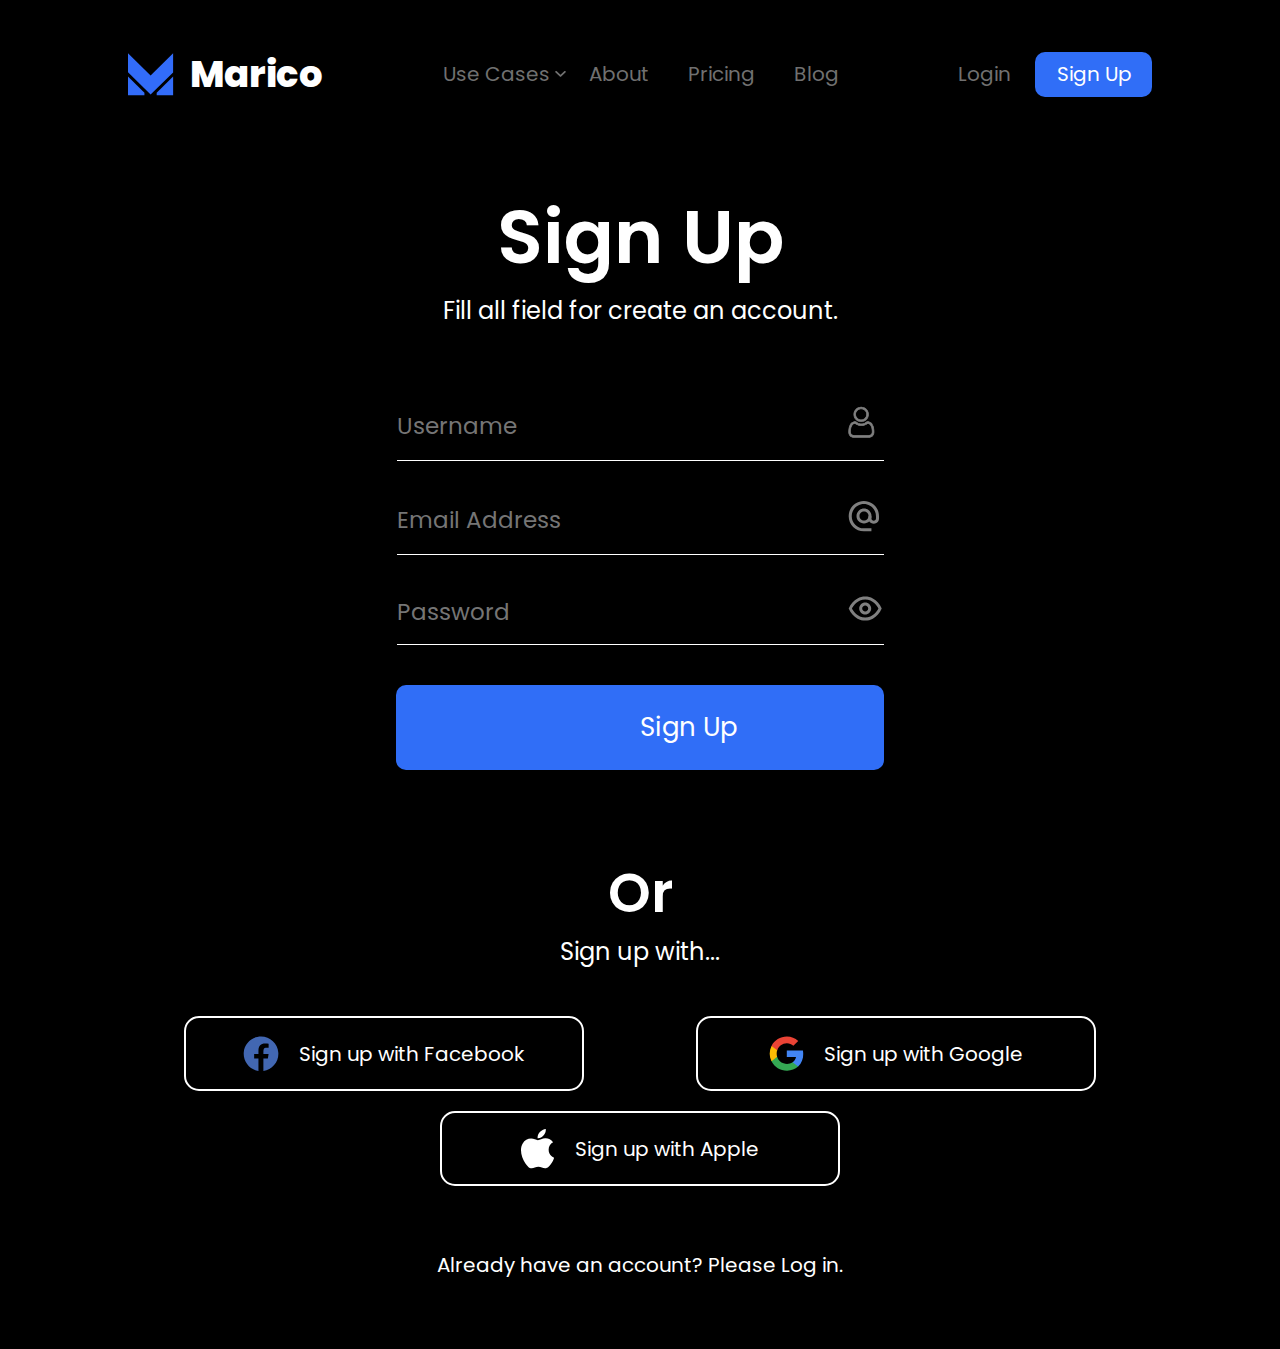
<file: signUp.html>
<!DOCTYPE html>
<html lang="en">
<head>
  <meta charset="UTF-8">
  <meta http-equiv="X-UA-Compatible" content="IE=edge">
  <meta name="viewport" content="width=device-width, initial-scale=1.0">
  <link rel="stylesheet" href="css/fonts.css">
  <link rel="stylesheet" href="css/reset.css">
  <link rel="stylesheet" href="css/style.css">
  <link rel="stylesheet" href="css/sign-log.css">
  <title>MARICO</title>
</head>
<body>
  <div class="wrapper">
    <div class="overlay"></div>
    <header class="header">
      <a class="burger burger--follow" href="#">
        <span></span>
      </a>
      <div class="header__top">
        <div class="container">
          <div class="header__top-inner">
            <a href="index.html" class="header__logo logo">
              <img src="images/header-logo-small.svg" alt="logo">
              <p class="header__logo-text">Marico</p>
            </a>
            <nav class="header__nav">
              <ul class="header__nav-list">
                <li class="header__nav-item">
                  <a class="header__nav-link" href="">
                    Use Cases
                  </a>
                </li>
                <li class="header__nav-item">
                  <a class="header__nav-link" href="aboutUs.html">About</a>
                </li>
                <li class="header__nav-item">
                  <a class="header__nav-link" href="pricing.html">Pricing</a>
                </li>
                <li class="header__nav-item">
                  <a class="header__nav-link" href="blog.html">Blog</a>
                </li>
              </ul>
            </nav>
            <div class="header__btn-box">
              <a href="logIn.html" class="header__btn-login">Login</a>
              <a href="signUp.html" class="header__btn-signUp blueBtn">Sign Up</a>
            </div>
          </div>
        </div>
      </div>
    </header>
    <main class="main">
      <div class="container">
        <div class="top__title">
          <h1 class="heading">Sign Up</h1>
          <p class="subheading">Fill all field for create an account.</p>
        </div>
        <div class="main__content">
          <form class="main__content-form">
            <div class="content__form-row">
              <label class="content__form-label">
                <input type="text" class="content__form-input" placeholder="Username" required>
                <img class="icon" src="images/username-icon.svg" alt="">
              </label>
              <label class="content__form-label">
                <input type="email" class="content__form-input" placeholder="Email Address" required>
                <img class="icon" src="images/email-icon.svg" alt="">
              </label>
            </div>
            <div class="content__form-row">
              <label class="content__form-label">
                <input type="password" class="content__form-input" placeholder="Password" required>
                <img class="icon" src="images/password-icon.svg" alt="">
              </label>
              <button type="submit" class="form__btn blueBtn">
                Sign Up
              </button>
            </div>
          </form>

          <div class="or__section">
            <h2 class="or__title">Or</h2>
            <p class="or__subtitle subheading">Sign up with...</p>
          </div>
        </div>

        <div class="socials__list">
          <a class="socials__list-item" href="">
            <img class="socials-icon" src="images/facebook-icon.svg" alt="">
            Sign up with Facebook
          </a>
          <a class="socials__list-item" href="">
            <img class="socials-icon" src="images/google-icon.svg" alt="">
            Sign up with Google
          </a>
          <a class="socials__list-item" href="">
            <img class="socials-icon" src="images/apple-icon.svg" alt="">
            Sign up with Apple
          </a>

        </div>

        <div class="bottom">
          <a class="log-sign" href="logIn.html">
            Already have an account? Please Log in.
          </a>
        </div>
    </main>
  </div>
</body>
<script src="https://ajax.googleapis.com/ajax/libs/jquery/3.6.0/jquery.min.js"></script>
<script src="menu.js"></script>
</html>
</file>
<file: css/fonts.css>
@font-face {
    font-family: Poppins;
    src: local("Poppins"),
        url("../fonts/Poppins-ExtraBold-800.woff2") format('woff2'),
        url("../fonts/Poppins-ExtraBold-800.woff") format('woff'),
        url("../fonts/Poppins-ExtraBold-800.eot") format('eot');
    font-weight: 800;
    font-style: normal;
    font-display: swap;
}
@font-face {
    font-family: Poppins;
    src: local("Poppins"),
        url("../fonts/Poppins-Bold-700.woff2") format('woff2'),
        url("../fonts/Poppins-Bold-700.woff") format('woff'),
        url("../fonts/Poppins-Bold-700.eot") format('eot');
    font-weight: 700;
    font-style: normal;
    font-display: swap;
}

@font-face {
    font-family: Poppins;
    src: local("Poppins"),
        url("../fonts/Poppins-SemiBold-600.woff2") format('woff2'),
        url("../fonts/Poppins-SemiBold-600.woff") format('woff'),
        url("../fonts/Poppins-SemiBold-600.eot") format('eot');
    font-weight: 600;
    font-style: normal;
    font-display: swap;
}

@font-face {
    font-family: Poppins;
    src: local("Poppins"),
        url("../fonts/Poppins-Medium-500.woff2") format('woff2'),
        url("../fonts/Poppins-Medium-500.woff") format('woff'),
        url("../fonts/Poppins-Medium-500.eot") format('eot');
    font-weight: 500;
    font-style: normal;
    font-display: swap;
}

@font-face {
    font-family: Poppins;
    src: local("Poppins"),
        url("../fonts/Poppins-Regular-400.woff2") format('woff2'),
        url("../fonts/Poppins-Regular-400.woff") format('woff'),
        url("../fonts/Poppins-Regular-400.eot") format('eot');
    font-weight: 400;
    font-style: normal;
    font-display: swap;
}
</file>
<file: css/style.css>
.current {
  color: #3c82f4;
}

.header__nav-link,
.header__btn-login,
.footer__nav-link,
.footer__left-text {
  transition: all 0.3s;
}

.header__nav-link:hover,
.header__btn-login:hover,
.footer__nav-link:hover,
.footer__left-text:hover {
  color: white;
}

/* ================  GLOBAL  ===================== */
html,
body {
  font-family: Poppins, sans-serif;
  background-color: black;
  color: white;
  font-size: 20px;
}

.wrapper {
  min-height: 100%;
  width: 100%;
  overflow: hidden;
}

.container {
  max-width: 1920px;
  margin: 0 auto;
  height: 100%;
}

.burger {
  display: none;
}

.main {
  margin-top: 162px;
}

.blueBtn {
  color: #ffffff;
  background-color: #306ef7;
  border-radius: 10px;
  transition: all 0.3s;
}

.blueBtn:hover {
  transform: scale(1.03);
}

.grayBtn {
  color: #707070;
  border: 1px solid #707070;
  border-radius: 10px;
  transition: all 0.3s;
}

.grayBtn:hover {
  transform: scale(1.03);
  border-color: white;
  color: white;
}

.top {
  margin: 0 auto;
  max-width: 929px;
  text-align: center;
}

.step {
  font-weight: 600;
  font-size: 25px;
  line-height: 38px;
  color: #3d82f2;
}

/* =================  HEADER  ==================== */
.header {
  height: 100%;
  display: flex;
  flex-direction: column;
}

.header__top-inner {
  max-width: 1640px;
  margin: 46px auto 0;
  display: flex;
  justify-content: space-around;
  align-items: center;
  font-size: 20px;
  color: #707070;
}

.header__logo {
  display: inline-flex;
}

.header__logo-text {
  margin-left: 16px;
  color: white;
  font-size: 37px;
  font-weight: 800;
  line-height: 56px;
}

.header__nav {
  margin: 0 auto;
}

.header__nav-list {
  display: flex;
}

.header__nav-item {
  margin-right: 39px;
}

.header__nav-item:first-child {
  position: relative;
}

.header__nav-item:first-child::after {
  content: "";
  position: absolute;
  top: 50%;
  left: 105%;
  transform: translateY(-50%);
  background: url("../images/arrow-down.svg") no-repeat;
  width: 11px;
  height: 7px;
}

.header__nav-item:last-child {
  margin-right: 0;
}

.header__btn-box {
  display: flex;
  align-items: center;
}

.header__btn-login {
  margin-right: 24px;
}

.header__btn-signUp {
  padding: 12px 20px 13px 22px;
}

/* ================= HEADER BODY =================== */
.header__body-inner {
  margin-top: 128px;
}

.header__title-content {
  margin: 0 auto 80px auto;
}

.header__title {
  font-weight: 700;
  font-size: 112px;
  line-height: 150%;
  color: white;
  text-align: center;
}

.gradient {
  background: linear-gradient(90deg, #fe6783 1.9%, #ffbf84 97.1%);
  background-clip: text;
  -webkit-background-clip: text;
  -webkit-text-fill-color: transparent;
  transform: translateY(-35px);
}

.header__main {
  height: 100%;
  max-width: 694px;
  margin: 0 auto;
  text-align: center;
}

.header__main-title {
  font-weight: 500;
  font-size: 40px;
  line-height: 150%;
}

.header__main-buttons {
  display: flex;
  justify-content: center;
  align-items: center;
  margin-top: 50px;
  margin-bottom: 21px;
}

.header__main-btn {
  width: 313px;
  height: 77px;
}

.header__main-blueBtn {
  margin-right: 26px;
  padding-top: 23px;
}

.header__main-grayBtn {
  padding-top: 24px;
}

.header__main-text {
  display: flex;
  justify-content: center;
  align-items: center;
}

.header__main-text span {
  margin-right: 9px;
}

.header__bottom-text {
  font-weight: 400;
  font-size: 25px;
  line-height: 152%;
  text-align: center;
  color: #707070;
}

.header__bottom-text span {
  font-weight: 700;
  color: #ffffff;
}

/* =================  HEADER BOTTOM  ================= */
.header__bottom {
  margin-top: 188px;
  margin: 188px auto 0;
}

.header__bottom-title {
  font-weight: 600;
  font-size: 75px;
  line-height: 149%;
  text-align: center;
  margin-bottom: 64px;
}

.header__bottom-list {
  display: flex;
  justify-content: space-between;
  flex-flow: row wrap;
}

.header__list-item {
  margin-right: 107px;
  display: flex;
  flex-direction: column;
  align-items: center;
}

.header__list-item:last-child {
  margin-right: 0;
}

.header__listItem-title {
  display: flex;
  align-items: center;
  margin-bottom: 10px;
}

.header__item-title {
  font-weight: 600;
  font-size: 35px;
  line-height: 52px;
  margin-left: 8px;
}

.header__listItem-text {
  font-weight: 400;
  font-size: 22px;
  line-height: 150%;
  color: #707070;
}

/* ==================  STEP 1  ========================= */
.title {
  font-weight: 600;
  font-size: 75px;
  line-height: 149%;
}

.text {
  font-weight: 400;
  font-size: 30px;
  line-height: 150%;
  color: #707070;
}

.step1__text {
  margin-bottom: 34px;
}

.step1__button {
  width: 312px;
  height: 76px;
  margin-left: auto;
  margin-right: auto;
  display: flex;
  justify-content: center;
  align-items: center;
}

.step__body {
  margin-top: 205px;
  display: flex;
  justify-content: flex-end;
  margin-left: auto;
  margin-right: 3px;
}

.step__body-content {
  margin: 0 auto;
}

.step__content-subheading {
  font-weight: 500;
  font-size: 30px;
  line-height: 150%;
  margin-bottom: 80px;
}

.step__heading-box {
  margin-bottom: 27px;
}

.step__content-heading {
  font-weight: 600;
  font-size: 75px;
  line-height: 150%;
}

.step__content-heading span {
  color: #3c82f4;
}

.step__content-list {
  margin-bottom: 66px;
}

.step__list-item {
  display: flex;
  font-size: 23px;
  font-weight: 400;
  line-height: 150%;
}

.step__list-item:first-child {
  margin-bottom: 10px;
}

.step__list-item span {
  margin-right: 12px;
  background-color: #2d2d2d;
  width: 1.5rem;
  height: 1.5em;
  background-position-y: 50%;
  text-align: center;
  border-radius: 50%;
}

.step__btn {
  width: 207px;
  height: 65px;
  display: inline-flex;
  align-items: center;
  justify-content: center;
}

.step__btn:first-child {
  margin-right: 24px;
}

.step__image-box img {
  filter: drop-shadow(0px 30px 50px rgba(0, 0, 0, 0.4));
}

/* ====================  STEP 2  ========================= */
.step2 {
  margin-top: 71px;
}

.step2__top {
  margin-bottom: 176px;
}

.step2__body {
  margin-bottom: 71px;
}

.step2__body-content {
  display: flex;
  justify-content: center;
}

.step2__content {
  background-color: #0d0d0d;
  width: 854px;
  height: 666px;
}

.step2__content:first-child {
  margin-right: 23px;
}

.step2__content-head {
  margin-left: 45px;
  margin-top: 33px;
}

.step2__content-subtitle {
  font-weight: 400;
  font-size: 30px;
  line-height: 150%;
  color: #0fc65c;
  margin-bottom: 24px;
}

.left .step2__content-title {
  font-weight: 600;
  font-size: 80px;
  line-height: 150%;
}

.dim {
  color: #919191;
}

.title-translate {
  transform: translateY(-28px);
  margin-bottom: 14px;
}

.left img {
  margin-left: 66px;
  transform: translateY(-28px);
  object-fit: contain;
}

.right {
  z-index: 1;
}

.right .step2__content-title {
  font-weight: 700;
  font-size: 80px;
  line-height: 116%;
}

.right .step2__content-subtitle {
  margin-bottom: 96px;
}

.step2__btn-box {
  margin: 0 auto;
  width: fit-content;
}

.step2__button {
  width: 283px;
  height: 74px;
  display: inline-flex;
  text-align: center;
  justify-content: center;
  align-items: center;
}

/* ====================  STEP 3  ========================= */
.step3 {
  margin-top: 189px;
}

.step3__top .top {
  margin-bottom: 189px;
}

#step3-title {
  font-weight: 500;
}

#step3-top {
  max-width: 1109px;
}

#step3-text {
  margin: 0 auto;
  max-width: 929px;
  text-align: center;
}

.step3 {
  margin-bottom: 99px;
}

.step3__body {
  margin-top: 189px;
}

/* ====================  EXPERTS  ========================= */
.experts__top {
  margin-bottom: 52px;
}

.experts__body {
  display: flex;
  justify-content: center;
  margin: 0 auto;
}

/* ====================  AUDIENCE  ========================= */
.audience {
  margin-top: 188px;
}

.audience__body {
  position: relative;
  display: inline-flex;
  justify-content: center;
}

.audience__body img {
  width: 100%;
}

.audience__title {
  text-align: center;
  max-width: 1236px;
  font-weight: 600;
  font-size: 70px;
  line-height: 150%;
  position: absolute;
  top: 36.5%;
  margin: 0 auto;
  z-index: 50;
}

/* ======================  FOOTER  ========================= */
.footer {
  margin-top: 188px;
}

.footer__top-content {
  display: flex;
  flex-direction: column;
  justify-content: center;
  align-items: center;
  max-width: 880px;
  margin: 0 auto;
}

.footer__content-title {
  font-weight: 700;
  font-size: 100px;
  line-height: 150%;
  margin-top: 20px;
}

.footer__content-subtitle {
  font-weight: 400;
  font-size: 43px;
  line-height: 149%;
  margin-bottom: 14px;
}

.footer__btn {
  width: 472px;
  height: 102px;
  display: inline-flex;
  text-align: center;
  justify-content: center;
  align-items: center;
}

#footer-btn {
  font-weight: 600;
  font-size: 30px;
  line-height: 150%;
  border-radius: 20px;
}

.footer__content-text {
  margin-top: 26px;
  display: flex;
  justify-content: center;
  align-items: center;
}

.footer__content-text span {
  margin-right: 22px;
}

.footer__bottom-text {
  font-weight: 400;
  font-size: 38px;
  line-height: 150%;
  text-align: center;
  color: #707070;
}

.footer__bottom-text span {
  font-weight: 700;
  color: #ffffff;
}

.footer__bottom {
  margin-top: 183px;
  margin-bottom: 94px;
}

.footer__bottom-content {
  display: flex;
  justify-content: flex-start;
  align-items: center;
  max-width: 1640px;
  margin: 0 140px;
}

.footer__bottom-left {
  display: flex;
  flex-direction: column;
  margin-right: auto;
}

.footer__left-logo {
  display: flex;
  justify-content: center;
  align-items: center;
  font-weight: 800;
  font-size: 42px;
  line-height: 100%;
  margin-bottom: 15px;
}

.footer__text-logo {
  margin-left: 23px;
}

.footer__left-text {
  font-weight: 400;
  font-size: 27px;
  line-height: 99%;
  color: #707070;
}

.footer__nav {
  min-width: 476px;
  font-weight: 500;
  font-size: 28px;
  line-height: 100%;
  color: #707070;
}

.footer__nav-list {
  display: flex;
  justify-content: space-between;
  align-items: center;
}

/* =============================  MEDIA  =============================== */
@media (max-width: 1750px) {
  .step2__body-content {
    flex-flow: row wrap;
    justify-content: space-around;
  }
  .step2__body-content::before,
  .step2__body-content::after {
    content: "";
    width: 100%;
    order: 1;
  }
  .step2__content:first-child {
    margin-right: 0;
  }
  .left {
    margin-bottom: 40px;
    order: 1;
  }
  .right {
    order: 2;
  }
  /* ==========  MAIN  ========== */
}

@media (max-width: 1700px) {
  .header__top-inner {
    max-width: 90%;
  }
  .experts__body img {
    width: 100%;
  }
  .step2__content {
    max-width: 854px;
    min-height: 666px;
  }
  /* ===========  MAIN  ========== */
  /*  ==========  step1 section  ========== */
}

@media (max-width: 1600px) {
  .audience__title {
    font-size: 300%;
  }
}

@media (max-width: 1550px) {
  .header__title {
    font-size: 100px;
  }
  .step__body-content {
    margin-left: auto;
  }
  .step__image-box {
    display: flex;
    justify-content: right;
    align-items: center;
    width: 40%;
  }
  .step__image-box img {
    width: 100%;
  }
  /* =========  header__bottom  ========= */
  .header__bottom-title,
  .title,
  .step__content-heading {
    font-size: 70px;
  }
  .header__bottom-list::before,
  .header__bottom-list::after {
    content: "";
    width: 100%;
    order: 1;
  }
  .header__bottom-list {
    justify-content: space-around;
  }
  .header__list-item {
    margin-right: 0;
    order: 1;
    margin-bottom: 40px;
  }
  .header__list-item:last-child {
    order: 2;
    margin-bottom: 0;
  }
  .header__item-title {
    font-size: 32px;
  }
  .header__listItem-text {
    font-size: 21px;
  }
  /* ========  MAIN  ======== */
  /*  ========  step1 section  ======== */
  .step__list-item {
    font-size: 21px;
  }
  /*  ========  footer-top   ======== */
  .footer__content-title {
    font-size: 90px;
  }
  .footer__content-subtitle {
    font-size: 40px;
  }
  .footer__bottom-text {
    font-size: 36px;
  }
}

@media (max-width: 1300px) {
  .header__title {
    font-size: 90px;
  }
  .header__main-title {
    font-size: 38px;
  }
  .step__image-box {
    width: 30%;
  }
  /* =========  header__bottom  ========= */
  .header__bottom-title,
  .title,
  .step__content-heading, .right .step2__content-title, .left .step2__content-title {
    font-size: 65px;
  }
  /* ===========  MAIN  =========== */
  /*  ===========  step2 section ======= */
  .left img {
    display: none;
  }
  .step2__content {
    max-width: 50%;
    min-height: auto;
    height: 300px;
  }
  .right .step2__content-subtitle {
    margin-bottom: 24px;
  }
  .step2__content-head {
    margin-right: 25px;
  }
  /*  ========  footer-top   ======== */
  .footer__content-title {
    font-size: 80px;
  }
  .footer__content-subtitle {
    font-size: 35px;
  }
  .footer__bottom-text {
    font-size: 32px;
  }
}

@media (max-width: 1200px) {
  .header__title {
    font-size: 80px;
  }
  .header__main-title {
    font-size: 36px;
  }
  /* ==========  header__bottom  ========== */
  .header__bottom-title,
  .title,
  .step__content-heading, .right .step2__content-title, .left .step2__content-title {
    font-size: 55px;
  }
  .header__item-title {
    font-size: 30px;
  }
  .header__listItem-text {
    font-size: 20px;
  }
  /* =========  MAIN  ========= */
  /*  =========  step1 section  ========= */
  .step {
    font-size: 22px;
  }
  .title {
    font-size: 65px;
  }
  .text,
  .step__content-subheading, .step2__content-subtitle {
    font-size: 25px;
  }
  .step__list-item {
    font-size: 20px;
  }
  /*  =========  step1 section  ========= */
  /*  ========  footer-top   ======== */
  .footer__content-title {
    font-size: 70px;
  }
  .footer__content-subtitle {
    font-size: 30px;
  }
  .footer__bottom-text {
    font-size: 28px;
  }
}

@media (max-width: 1100px) {
  .overlay {
    position: fixed;
    top: 0;
    left: 0;
    right: 0;
    bottom: 0;
    z-index: 50;
    background: rgba(0, 0, 0, 0.349);
    visibility: hidden;
    opacity: 0;
    transition: all 0.3s;
  }
  .overlay--show {
    visibility: visible;
    opacity: 1;
  }
  .burger {
    position: fixed;
    top: 0;
    right: 0;
    z-index: 150;
    height: 60px;
    width: 60px;
    border-radius: 50%;
    display: flex;
    flex-direction: column;
    align-items: center;
    justify-content: center;
    transition: all 0.3s;
  }
  .burger--follow {
    top: 20px;
    right: 20px;
    background-color: #2d2d2d;
  }
  .burger span {
    display: block;
    height: 4px;
    width: 30px;
    background-color: #fff;
    border-radius: 3px;
    margin: 4px 0;
  }
  .burger::before,
  .burger::after {
    content: "";
    display: block;
    width: 30px;
    height: 4px;
    background-color: #fff;
    border-radius: 3px;
  }
  .header__top {
    position: fixed;
    top: 0;
    right: 0;
    bottom: 0;
    background-color: #131313;
    z-index: 100;
    min-width: 300px;
    transform: translateX(100%);
    transition: all 0.3s;
  }
  .header__top--open {
    transform: translateX(0%);
  }
  .header__top-inner {
    flex-direction: column;
    align-items: center;
    width: 100%;
    height: 100%;
    justify-content: space-between;
    padding: 80px 0;
    margin: 0 auto;
  }
  .header__nav {
    text-align: center;
    margin: 0 auto;
    flex-grow: 1;
  }
  .header__nav-list {
    flex-direction: column;
    justify-content: center;
    height: 100%;
    margin-bottom: 30px;
  }
  .header__nav-item {
    margin: 0;
  }
  .header__nav-link {
    display: block;
    padding: 10px;
  }
  .header__nav-item:first-child::after {
    left: 100%;
  }
  .header__body-inner, .step__body, .step2, .step3, .audience, .footer {
    margin-top: 100px;
  }
  .header__title {
    font-size: 70px;
  }
  .header__main-title {
    font-size: 34px;
  }
  .gradient {
    transform: translateY(-15px);
  }
  .step__image-box {
    display: none;
  }
  /* ========  header__bottom  ======= */
  .header__bottom-title,
  .title,
  .step__content-heading, .right .step2__content-title, .left .step2__content-title {
    font-size: 50px;
  }
  .header__item-title {
    font-size: 28px;
  }
  .header__listItem-text {
    font-size: 19px;
  }
  /* ===========  MAIN  ========== */
  /*  ==========  step1-step2 section  ========== */
  .step {
    font-size: 20px;
  }
  .text,
  .step__content-subheading, .step2__content-subtitle {
    font-size: 22px;
    margin-left: 20px;
    margin-right: 20px;
  }
  .step__content-subheading,
  .step__content-list {
    margin-bottom: 60px;
  }
  .step__list-item {
    font-size: 19px;
  }
  .top {
    margin-left: 20px;
    margin-right: 20px;
  }
  .title-translate {
    transform: translateY(-18px);
  }
  /*  ========  footer-top   ======== */
  .footer__top-content img {
    width: 150px;
  }
  .footer__content-title {
    font-size: 60px;
  }
  .footer__content-subtitle {
    font-size: 26px;
  }
  .footer__btn {
    width: 450px;
    height: 95px;
  }
  .footer__bottom-text {
    font-size: 24px;
  }
  .footer__content-text span {
    margin-right: 15px;
  }
  /*  ========  footer-bottom   ======== */
  .footer__bottom-content {
    flex-direction: column;
  }
  .footer__bottom-left {
    margin-bottom: 100px;
  }
}

@media (max-width: 900px) {
  .header__title {
    font-size: 60px;
  }
  .header__main-title {
    font-size: 30px;
  }
  /* =========  header__bottom  ========== */
  .header__bottom-title,
  .title,
  .step__content-heading, .right .step2__content-title, .left .step2__content-title {
    font-size: 45px;
  }
  .header__bottom-list {
    flex-direction: column;
  }
  /* ========  MAIN  =========== */
  /*  ==========  step1 section  ========== */
  .step {
    font-size: 18px;
  }
  .text {
    font-size: 20px;
  }
  .step2__content-head {
    margin-left: 20px;
  }
  /*  ========  footer-top   ======== */
  .footer__top-content img {
    width: 140px;
  }
  .footer__content-title {
    font-size: 50px;
  }
  .footer__content-subtitle {
    font-size: 22px;
  }
  .footer__btn {
    width: 400px;
    height: 85px;
  }
  .footer__content-dot svg {
    width: 30px;
  }
  .footer__bottom-text {
    font-size: 20px;
  }
  .footer__content-text span {
    margin-right: 10px;
  }
}

@media (max-width: 750px) {
  .header__title {
    font-size: 50px;
  }
  .header__main {
    max-width: 600px;
  }
  .header__main-title {
    font-size: 25px;
  }
  /* ===========  header__bottom  ========== */
  .header__bottom-title,
  .title,
  .step__content-heading, .right .step2__content-title, .left .step2__content-title {
    font-size: 38px;
  }
  .header__bottom-title {
    margin-bottom: 45px;
  }
  .header__item-title {
    font-size: 26px;
  }
  .header__list-item {
    margin-bottom: 30px;
  }
  .header__listItem-title {
    margin-bottom: 0;
  }
  .header__listItem-title svg {
    width: 32px;
  }
  /* ===================  MAIN  ============================= */
  /*  ========================  step1 section  ======================= */
  .step {
    font-size: 16px;
  }
  .text {
    font-size: 18px;
  }
  .step1__button {
    font-size: 18px;
  }
  /*  ========  footer-top   ======== */
  .footer__top-content img {
    width: 120px;
  }
  .footer__content-title {
    font-size: 40px;
  }
  .footer__content-subtitle {
    font-size: 20px;
  }
  .footer__bottom-text {
    font-size: 18px;
  }
  .footer__content-dot svg {
    width: 26px;
  }
  .footer__content-text span {
    margin-right: 5px;
  }
  #footer-btn {
    font-size: 20px;
  }
  .footer__btn {
    width: 350px;
    height: 75px;
  }
  /*  ========  footer-bottom   ======== */
  .footer__bottom-left {
    margin-bottom: 50px;
  }
  .footer__left-logo {
    font-size: 35px;
  }
  .footer__left-logo img {
    width: 38px;
  }
  .footer__text-logo {
    margin-left: 15px;
  }
  .footer__left-text {
    font-size: 22px;
  }
  .footer__nav {
    font-size: 22px;
    width: 100%;
    margin-left: auto;
    margin-right: auto;
  }
  .footer__nav-list {
    flex-direction: column;
    justify-content: flex-start;
    align-items: start;
  }
  .footer__nav-item {
    margin-bottom: 20px;
  }
  .footer__nav-item:last-child {
    margin-bottom: 0;
  }
  .footer__bottom-content {
    margin-right: auto;
    margin-left: auto;
    width: 60%;
  }
}

@media (max-width: 650px) {
  .header__title {
    font-size: 38px;
  }
  .header__main {
    max-width: 450px;
  }
  .header__main-title {
    font-size: 22px;
  }
  .header__bottom-text {
    font-size: 22px;
  }
  .header__main-dot svg {
    width: 25px;
  }
  /* ==============  header__bottom  ==================== */
  .header__bottom-title,
  .title,
  .step__content-heading, .right .step2__content-title, .left .step2__content-title {
    font-size: 32px;
  }
  .header__item-title {
    font-size: 24px;
  }
  .header__listItem-text {
    font-size: 18px;
  }
  /* ===========  MAIN  =========== */
  /*  ==========  step1 section  ========== */
  .step__content-subheading, .step2__content-subtitle {
    font-size: 20px;
  }
  .text {
    font-size: 17px;
  }
  .step__list-item {
    font-size: 18px;
  }
  .step__body-content {
    margin-left: 30px;
    margin-right: 30px;
  }
  .step__btn {
    width: 200px;
    height: 60px;
    display: flex;
  }
  .step__btn:first-child {
    margin-bottom: 20px;
  }
  .title-translate {
    transform: translateY(-10px);
  }
  /*  ==========  audience section  ========== */
  .audience__title {
    top: 25%;
    width: 80%;
  }
  /*  ========  footer-top   ======== */
  .footer__top-content img {
    width: 100px;
  }
  .footer__top-content {
    margin-right: 30px;
    margin-left: 30px;
    text-align: center;
  }
  .footer__content-title {
    font-size: 38px;
  }
  .footer__content-subtitle {
    font-size: 19px;
  }
  .footer__bottom-text {
    font-size: 17px;
  }
  .footer__content-dot svg {
    width: 20px;
  }
  #footer-btn {
    font-size: 18px;
  }
  .footer__btn {
    width: 300px;
    height: 70px;
  }
  .footer__nav,
  .footer__left-text {
    font-size: 20px;
  }
}

@media (max-width: 550px) {
  .step2__content {
    max-width: 70%;
    height: 250px;
  }
  /*  ==========  audience section  ========== */
  .audience__title {
    top: 15%;
  }
}

@media (max-width: 500px) {
  .header__title {
    font-size: 30px;
  }
  .gradient {
    transform: translateY(-5px);
  }
  .header__main {
    max-width: 380px;
  }
  .header__main-title {
    font-size: 20px;
  }
  .header__main-buttons {
    content: "";
    width: 100%;
    flex-direction: column;
    margin-top: 30px;
  }
  .header__main-btn {
    width: 250px;
    height: 70px;
  }
  .header__main-blueBtn {
    order: 1;
    margin-right: 0;
    margin-bottom: 20px;
  }
  .header__main-grayBtn {
    order: 2;
  }
  .header__main-dot svg {
    width: 22px;
  }
  .header__bottom-text {
    font-size: 19px;
  }
  /* ==============  header__bottom  ==================== */
  .header__bottom {
    margin-top: 100px;
    margin-left: 15px;
    margin-right: 15px;
    text-align: center;
  }
  .header__bottom-title,
  .title,
  .step__content-heading, .right .step2__content-title, .left .step2__content-title {
    font-size: 28px;
  }
  .header__item-title {
    font-size: 21px;
  }
  .header__listItem-text {
    font-size: 16px;
  }
  /* ==========  MAIN  ========== */
  /*  ==========  step1 section  ========== */
  .step__content-subheading, .step2__content-subtitle {
    font-size: 18px;
  }
  .step {
    font-size: 14px;
  }
  .text {
    font-size: 15px;
  }
  .step1__button {
    font-size: 16px;
    width: 250px;
    height: 70px;
  }
  .step__list-item {
    font-size: 16px;
  }
  .step__list-item span {
    height: 1.485em;
  }
  .step__content-subheading,
  .step__content-list {
    margin-bottom: 40px;
  }
  .step__btn {
    font-size: 18px;
  }
  /*  ========  footer-top   ======== */
  .footer__top-content img {
    width: 80px;
  }
  .footer__top-content {
    margin-right: 20px;
    margin-left: 20px;
  }
  .footer__content-title {
    font-size: 35px;
  }
  .footer__content-subtitle {
    font-size: 18px;
  }
  .footer__bottom-text {
    font-size: 16px;
  }
  #footer-btn {
    font-size: 16px;
  }
  .footer__btn {
    width: 250px;
    height: 65px;
  }
  .footer__nav,
  .footer__left-text {
    font-size: 18px;
  }
  .footer__text-logo {
    margin-left: 10px;
  }
  .footer__left-logo {
    font-size: 30px;
  }
  .footer__left-logo img {
    width: 35px;
  }
}

@media (max-width: 450px) {
  /*  ==========  audience section  ========== */
  .audience__title {
    top: 32%;
    font-size: 20px;
    width: 90%;
  }
}

@media (max-width: 400px) {
  .header__title {
    font-size: 26px;
  }
  .header__title-content {
    margin-bottom: 30px;
  }
  .header__main {
    max-width: 300px;
  }
  .header__main-title {
    font-size: 16px;
  }
  .header__main-btn {
    font-size: 17px;
    width: 200px;
    height: 60px;
  }
  .header__main-dot svg {
    width: 18px;
  }
  .header__bottom-text {
    font-size: 14px;
  }
  /* ==========  header__bottom  ========== */
  .header__bottom {
    margin-top: 90px;
  }
  .header__bottom-title {
    margin-bottom: 35px;
  }
  .header__bottom-title,
  .title,
  .step__content-heading, .right .step2__content-title, .left .step2__content-title {
    font-size: 24px;
  }
  .header__item-title {
    font-size: 19px;
  }
  .header__list-item {
    margin-bottom: 25px;
  }
  .header__listItem-text {
    font-size: 15px;
  }
  /* ==========  MAIN  ========== */
  .main,
  .step1__body {
    margin-top: 100px;
  }
  /*  ========================  step1 section  ======================= */
  .step__content-subheading, .step2__content-subtitle {
    font-size: 16px;
  }
  .text {
    font-size: 14px;
  }
  .step1__button {
    font-size: 15px;
    width: 200px;
    height: 60px;
  }
  .step__list-item {
    font-size: 14px;
  }
  .step__btn {
    font-size: 15px;
  }
  .step2__content {
    height: 200px;
  }
  .step2__content-head {
    margin-top: 20px;
  }
  .step2__button {
    width: 200px;
    height: 60px;
    font-size: 15px;
  }
  /*  ==========  audience section  ========== */
  .audience__title {
    top: 20%;
    font-size: 18px;
  }
  /*  ========  footer-top   ======== */
  .footer__top-content {
    margin-right: 15px;
    margin-left: 15px;
  }
  .footer__top-content img {
    width: 70px;
  }
  .footer__content-title {
    font-size: 30px;
  }
  .footer__content-subtitle {
    font-size: 16px;
  }
  .footer__content-text {
    margin-top: 18px;
  }
  .footer__content-text span {
    margin-right: 5px;
  }
  .footer__content-dot svg {
    width: 15px;
  }
  .footer__bottom-text {
    font-size: 14px;
  }
  #footer-btn {
    font-size: 15px;
  }
  .footer__btn {
    width: 200px;
    height: 50px;
  }
  .footer__bottom {
    margin-top: 100px;
    margin-bottom: 50px;
  }
  .footer__nav,
  .footer__left-text {
    font-size: 16px;
  }
  .footer__text-logo {
    margin-left: 5px;
  }
  .footer__left-logo {
    font-size: 26px;
  }
  .footer__left-logo img {
    width: 32px;
  }
}
</file>
<file: css/aboutUs.css>
.aboutUs__main {
  margin-top: 112px;
}

.aboutUs__logo-container {
  display: flex;
  justify-content: center;
  align-items: center;
}

.aboutUs__logo-text {
  font-weight: 800;
  font-size: 62px;
  line-height: 93px;
  margin-left: 25.5px;
}

.our-mission {
  margin-top: 48.5px;
}

.aboutUs__head {
  display: flex;
  flex-direction: column;
  justify-content: center;
  align-items: center;
  text-align: center;
}

.aboutUs__title {
  max-width: 938px;
}

.aboutUs__title-text {
  color: #fff;
  max-width: 994px;
  transform: translateY(-16.5px);
}

.aboutUs__content {
  margin: 186px auto 0;
  max-width: 1252px;
  border-bottom: 1.5px solid #828282;
}

.aboutUs__content p {
  text-align: left;
  font-weight: 400;
  font-size: 28px;
  line-height: 42px;
  padding-left: 87px;
}

.text-1 {
  margin-bottom: 45px;
  padding-right: 16px;
}

.text-2 {
  margin-bottom: 57px;
  padding-right: 63px;
}

.text-3 {
  margin-bottom: 16px;
  padding-right: 11px;
}

.text-4 {
  margin-bottom: 29px;
  padding-left: 32px;
}

.text-5 {
  margin-bottom: 53px;
  padding-right: 20px;
}

.text-6 {
  margin-bottom: 54px;
  padding-right: 54px;
}

.text-7 {
  margin-bottom: 56.5px;
  font-weight: 600;
}

.our-team {
  margin-top: 188.5px;
  max-width: 1058px;
  margin-left: auto;
  margin-right: auto;
}

.ourTeam__head {
  display: flex;
  flex-direction: column;
  justify-content: center;
  align-items: center;
}

.ourTeam__creators-list {
  margin-top: 61px;
  display: flex;
  justify-content: space-around;
  align-items: center;
}

.creators-list-item {
  display: flex;
  flex-direction: column;
  align-items: center;
  justify-content: center;
}

.creators__listItem-name {
  font-weight: 700;
  font-size: 35px;
  line-height: 52px;
  margin-top: 17px;
  display: flex;
  align-items: center;
}

.creators__listItem-position {
  color: #7F7F7F;
  font-weight: 400;
  font-size: 19px;
  line-height: 28px;
  display: flex;
  align-items: center;
  transform: translateY(-4px);
}

.creators__listItem-img {
  clip-path: circle(50%);
  width: 112px;
  height: 112px;
  object-fit: cover;
}

.social-link {
  display: inline-flex;
  justify-content: center;
  align-items: center;
  margin-top: 21px;
}

.social-link-text {
  margin-right: 7.6px;
  font-weight: 500;
  font-size: 20px;
  line-height: 30px;
}

/* ==========================  MEDIA  ==========================  */
@media (max-width: 1500px) {
  .aboutUs__content {
    width: 70%;
  }
  .aboutUs__content p {
    padding-left: 0;
  }
}

@media (max-width: 1200px) {
  .title {
    width: 80%;
    font-size: 65px;
    text-align: center;
  }
  .text {
    width: 80%;
    font-size: 27px;
  }
  .aboutUs__content {
    margin-top: 100px;
  }
  .aboutUs__content p {
    font-size: 25px;
  }
  .text-1, .text-2, .text-3, .text-4, .text-5, .text-6, .text-7 {
    margin-right: 0;
  }
}

@media (max-width: 1100px) {
  .aboutUs__main {
    margin-top: 80px;
  }
}

@media (max-width: 1000px) {
  .title {
    font-size: 60px;
  }
  .text {
    font-size: 25px;
  }
  .aboutUs__content p {
    font-size: 23px;
  }
}

@media (max-width: 900px) {
  .aboutUs__logo-text {
    font-size: 55px;
  }
  .step {
    font-size: 23px;
  }
  .title {
    font-size: 57px;
  }
  .text {
    font-size: 23px;
  }
  .aboutUs__content p {
    font-size: 21px;
  }
  .our-team {
    margin-top: 100px;
  }
  .creators__listItem-name {
    font-size: 32px;
  }
  .creators__listItem-position {
    font-size: 16px;
  }
  .social-link-text {
    font-size: 17px;
  }
}

@media (max-width: 750px) {
  .aboutUs__logo-text {
    font-size: 50px;
  }
  .step {
    font-size: 20px;
  }
  .title {
    font-size: 54px;
  }
  .text {
    font-size: 20px;
  }
  .aboutUs__content p {
    font-size: 18px;
  }
  .creators__listItem-name {
    font-size: 28px;
  }
  .creators__listItem-position {
    font-size: 15px;
  }
  .social-link-text {
    font-size: 16px;
  }
  .social-link {
    margin-top: 17px;
  }
}

@media (max-width: 650px) {
  .aboutUs__content {
    width: 80%;
  }
  .aboutUs__title-text {
    transform: translateY(0px);
  }
  .ourTeam__creators-list {
    flex-wrap: wrap;
  }
  .creators-list-item:first-child {
    margin-right: 90px;
  }
  .creators-list-item:last-child {
    margin-top: 30px;
  }
}

@media (max-width: 550px) {
  .step {
    font-size: 18px;
  }
  .title {
    width: 90%;
    font-size: 40px;
  }
  .text {
    width: 90%;
    font-size: 18px;
  }
  .aboutUs__content {
    margin-top: 50px;
  }
  .aboutUs__content p {
    font-size: 17px;
  }
  .ourTeam__creators-list {
    max-width: 215px;
    margin-left: auto;
    margin-right: auto;
  }
  .creators-list-item {
    margin-bottom: 30px;
  }
  .creators-list-item:first-child {
    margin-right: 0px;
  }
  .creators-list-item:last-child {
    margin-top: 0px;
    margin-bottom: 0;
  }
}

@media (max-width: 450px) {
  .aboutUs__logo-text {
    font-size: 45px;
  }
  .step {
    font-size: 17px;
  }
  .title {
    font-size: 35px;
  }
  .text {
    font-size: 17px;
  }
  .aboutUs__content p {
    font-size: 16px;
    line-height: 30px;
  }
}

@media (max-width: 350px) {
  .title {
    font-size: 30px;
  }
}
</file>
<file: css/blog.css>
.blog__main {
  margin-top: 128px;
}

.blog__head {
  text-align: center;
}

.blog__title {
  font-weight: 600;
  font-size: 120px;
  line-height: 180px;
}

.blog__subtitle {
  font-weight: 400;
  font-size: 30px;
  line-height: 45px;
  transform: translateY(-16px);
}

.blog__companies-sources {
  margin-top: 130px;
}

.company__sources-inner {
  max-width: 1255px;
  margin: 0 auto;
}

.company__sources-list {
  display: grid;
  grid-template-columns: 1fr 1fr 1fr;
  grid-column-gap: 23px;
  grid-row-gap: 23px;
  grid-auto-columns: minmax(min-content, 402px);
  grid-auto-rows: minmax(min-content, 243px);
}

.company__source-listItem {
  border: 1px solid #707070;
  border-radius: 15px;
}

.company__source-container {
  margin-left: 29px;
}

.company__source-logo {
  margin-top: 36px;
  margin-bottom: 17px;
}

.company__source-name {
  font-weight: 600;
  font-size: 30px;
  line-height: 45px;
}

.company__source-text {
  color: #828282;
  font-weight: 400;
  font-size: 23px;
  line-height: 34px;
  margin-top: 11px;
}

/*  ====================  MEDIA  ======================   */
@media (max-width: 1350px) {
  .blog__title {
    font-size: 100px;
  }
  .company__sources-inner {
    max-width: 827px;
  }
  .company__sources-list {
    grid-template-columns: 1fr 1fr;
  }
}

@media (max-width: 1100px) {
  .blog__main {
    margin-top: 80px;
  }
}

@media (max-width: 950px) {
  .blog__title {
    font-size: 80px;
    line-height: 140px;
  }
  .blog__subtitle {
    font-size: 26px;
  }
  .company__sources-list {
    margin-left: 30px;
    margin-right: 30px;
    grid-template-columns: 1fr;
  }
}

@media (max-width: 750px) {
  .blog__title {
    font-size: 60px;
    line-height: 100px;
  }
  .blog__subtitle {
    font-size: 23px;
    width: 90%;
    margin-left: auto;
    margin-right: auto;
  }
  .blog__companies-sources {
    margin-top: 100px;
  }
}

@media (max-width: 550px) {
  .blog__title {
    font-size: 45px;
    line-height: 80px;
    width: 90%;
    margin-left: auto;
    margin-right: auto;
  }
  .blog__subtitle {
    font-size: 22px;
    width: 90%;
    margin-left: auto;
    margin-right: auto;
    line-height: 140%;
  }
  .blog__companies-sources {
    margin-top: 50px;
  }
}

@media (max-width: 450px) {
  .blog__title {
    font-size: 40px;
    line-height: 120%;
    margin-bottom: 25px;
  }
  .blog__subtitle {
    font-size: 20px;
  }
  .company__source-logo {
    margin-top: 25px;
  }
  .company__source-name {
    font-size: 25px;
  }
  .company__source-text {
    margin-bottom: 20px;
    margin-right: 20px;
    font-size: 20px;
  }
}
</file>
<file: css/sign-log.css>
.main {
  margin-top: 79px;
}

.top__title {
  display: flex;
  flex-direction: column;
  align-items: center;
  justify-content: center;
  text-align: center;
  margin: 0 auto;
}

.heading {
  display: flex;
  align-items: center;
  font-weight: 600;
  font-size: 75px;
  line-height: 112px;
}

.subheading {
  display: flex;
  align-items: center;
  font-weight: 400;
  font-size: 24px;
  line-height: 36px;
}

.main__content-form {
  margin-top: 77px;
}

.content__form-row {
  display: flex;
  justify-content: center;
  align-items: center;
}

.content__form-row:first-child {
  margin-bottom: 81px;
}

.content__form-label {
  display: flex;
  justify-content: space-between;
  align-items: center;
  border-bottom: 1px solid #fff;
  max-width: 487px;
}

.content__form-label:first-child {
  margin-right: 144px;
}

.content__form-label img {
  opacity: 0.5;
}

.content__form-label img:hover {
  opacity: 1;
}

.username-icon {
  padding-top: 0;
  margin: 0 15px 20px 0;
}

.icon {
  padding-top: 0;
  margin: 0 15px 22px 0;
}

.content__form-input {
  background-color: transparent;
  color: white;
  font-weight: 400;
  font-size: 23px;
  line-height: 34px;
  margin-bottom: 15px;
}

.form__btn {
  display: flex;
  align-items: center;
  font-weight: 400;
  font-size: 26px;
  line-height: 39px;
  width: 488px;
  height: 85px;
  padding-left: 244px;
}

.or__section {
  margin-top: 83px;
  display: flex;
  flex-direction: column;
  justify-content: center;
  align-items: center;
}

.or__title {
  display: flex;
  align-items: center;
  font-weight: 600;
  font-size: 54px;
  line-height: 81px;
}

.socials__list {
  max-width: 1520px;
  margin: 46px auto 0;
  display: flex;
  justify-content: space-between;
  align-items: center;
}

.socials__list-item {
  display: flex;
  align-items: center;
  justify-content: center;
  width: 454px;
  height: 75px;
  border: 2px solid #fff;
  border-radius: 15px;
  transition: all 0.3s;
}

.socials__list-item:hover {
  transform: scale(1.03);
}

.socials-icon {
  margin-right: 20px;
}

.bottom {
  margin-top: 69px;
  margin-bottom: 74px;
  text-align: center;
}

.log-sign {
  transition: all 0.3s;
}

.log-sign:hover {
  color: #306ef7;
}

@media (max-width: 1600px) {
  .socials__list {
    max-width: 80%;
    flex-wrap: wrap;
    justify-content: space-around;
  }
  .socials__list-item {
    margin-bottom: 20px;
    max-width: 400px;
  }
  .header__top-inner {
    width: 80%;
  }
  .bottom {
    margin-top: 49px;
  }
}

@media (max-width: 1300px) {
  .content__form-row {
    max-width: 900px;
    flex-wrap: wrap;
    margin-left: auto;
    margin-right: auto;
  }
  .content__form-label {
    margin-bottom: 40px;
  }
  .content__form-label:first-child {
    margin-right: 0px;
  }
  .content__form-label:last-child {
    margin-bottom: 0;
  }
  .content__form-row:first-child {
    margin-bottom: 40px;
  }
}

@media (max-width: 1200px) {
  .socials__list {
    max-width: 500px;
  }
}

@media (max-width: 650px) {
  .content__form-row {
    flex-direction: column;
  }
  .content__form-label {
    max-width: 400px;
  }
  .content__form-input {
    max-width: 360px;
  }
  .form__btn {
    max-width: 400px;
    padding-left: 200px;
  }
}

@media (max-width: 500px) {
  .content__form-label {
    max-width: 350px;
  }
  .content__form-input {
    max-width: 310px;
  }
  .form__btn {
    max-width: 350px;
    padding-left: 175px;
  }
  .socials__list {
    margin-left: 50px;
    margin-right: 50px;
  }
}

@media (max-width: 450px) {
  .top__title {
    margin-right: 50px;
    margin-left: 50px;
  }
  .heading {
    font-size: 60px;
  }
  .subheading {
    font-size: 20px;
  }
  .content__form-input {
    font-size: 20px;
  }
  .content__form-label {
    max-width: 325px;
  }
  .content__form-input {
    max-width: 285px;
  }
  .form__btn {
    font-size: 23px;
    max-width: 325px;
    padding-left: 162px;
  }
  .socials__list {
    margin-left: 50px;
    margin-right: 50px;
  }
}

@media (max-width: 400px) {
  .top__title {
    margin-right: 30px;
    margin-left: 30px;
  }
  .content__form-label {
    max-width: 300px;
  }
  .content__form-input {
    max-width: 260px;
  }
  .or__section {
    margin-top: 50px;
  }
  .form__btn {
    max-width: 300px;
    padding-left: 150px;
    max-height: 65px;
  }
  .socials__list, .bottom {
    margin-left: 20px;
    margin-right: 20px;
  }
}

@media (max-width: 350px) {
  .content__form-input {
    font-size: 18px;
  }
  .content__form-label {
    max-width: 250px;
  }
  .content__form-input {
    max-width: 210px;
  }
  .icon {
    margin: 0 10px 17px 0;
  }
  .form__btn {
    font-size: 21px;
    max-width: 250px;
    padding-left: 125px;
  }
  .socials__list-item {
    font-size: 17px;
  }
}

@media (max-width: 300px) {
  .main {
    margin-top: 50px;
  }
  .main__content-form {
    margin-top: 50px;
  }
  .content__form-input {
    max-width: 185px;
  }
  .content__form-label {
    max-width: 225px;
  }
  .form__btn {
    font-size: 23px;
    max-width: 225px;
    padding-left: 112px;
  }
}
</file>
<file: css/pricing.css>
.pricing__main {
  margin-top: 126px;
}

.pricing__title {
  text-align: center;
}

.pricing__content {
  max-width: 1640px;
  margin: 0 auto;
}

.pricing__list-plans {
  display: flex;
  align-items: center;
  justify-content: space-between;
  margin-top: 123px;
}

.pricing__list-plan {
  display: flex;
  flex-direction: column;
  justify-content: space-between;
  border-radius: 40px;
  width: 496px;
  height: 989px;
}

.plan__content {
  padding: 50px 0 35px 35px;
}

.pricing__plan-title {
  font-weight: 600;
  font-size: 50px;
  line-height: 110%;
}

.pricing__plan-subtitle {
  color: #b4b1b1;
  font-weight: 400;
  font-size: 28px;
  line-height: 150%;
  margin-top: 1px;
}

.price {
  font-weight: 700;
  font-size: 69px;
  line-height: 151%;
}

.pricing__plan-price {
  margin-top: 14px;
  height: 146px;
}

.pricing__plan-price span {
  font-weight: 400;
  font-size: 28px;
  line-height: 150%;
}

.price span {
  font-weight: 400;
  font-size: 26px;
  line-height: 150%;
}

.pricing__subscribers {
  margin-top: 74px;
  font-weight: 700;
  font-size: 27px;
  line-height: 150%;
}

.pricing__mails {
  margin-top: 8px;
  font-weight: 400;
  font-size: 28px;
  line-height: 150%;
}

.pricing__purchase {
  margin-top: 45px;
  color: #b4b1b1;
  font-weight: 400;
  font-size: 24px;
  line-height: 150%;
}

.pricing__plus-package {
  margin-top: 54px;
  font-weight: 600;
  font-size: 27px;
  line-height: 150%;
}

.pricing__package-list {
  margin-top: 30px;
  display: flex;
  flex-direction: column;
  justify-content: space-between;
  margin-bottom: auto;
}

.package__list-item {
  display: flex;
  align-items: center;
  font-weight: 400;
  font-size: 24px;
  line-height: 150%;
}

.package__list-item span {
  margin-right: 10px;
}

.package__list-item:first-child {
  margin-bottom: 20px;
}

.pricing__plan-btn {
  display: flex;
  justify-content: center;
  align-items: center;
  text-align: center;
  width: 86%;
  height: 110px;
  margin: 0 auto;
  font-weight: 500;
  font-size: 27px;
  line-height: 150%;
  margin-bottom: 36px;
}

.dark {
  border-radius: 25px;
  border: 3.5px solid #4681e7;
  transition: all .3s;
}

.dark:hover {
  background-color: black;
  transform: scale(1.03);
}

.light {
  border-radius: 25px;
  color: #3c82f4;
  background-color: white;
  transition: all .3s;
}

.light:hover {
  background-color: black;
  transform: scale(1.03);
}

.grey {
  border: 1px solid #707070;
  background-color: #131313;
}

.blue {
  background-color: #3c82f4;
}

.blue .pricing__plan-subtitle, .blue .pricing__purchase {
  color: white;
}

/*   =============================  MEDIA  ===========================   */
@media (max-width: 1750px) {
  .pricing__list-plans {
    flex-flow: row wrap;
    justify-content: space-around;
  }
  .pricing__list-plans::before, .pricing__list-plans::after {
    content: '';
    width: 100%;
    order: 1;
  }
  .pricing__list-plan {
    margin-bottom: 40px;
    order: 1;
  }
  .pricing__list-plan:last-child {
    margin-bottom: 0;
    margin-right: 0;
    order: 2;
  }
}

@media (max-width: 1400px) {
  .pricing__list-plans {
    margin-top: 100px;
  }
}

@media (max-width: 1300px) {
  .pricing__title {
    width: 85%;
    margin-right: auto;
    margin-left: auto;
  }
  .pricing__list-plans {
    flex-direction: column;
  }
}

@media (max-width: 1100px) {
  .pricing__main {
    margin-top: 80px;
  }
}

@media (max-width: 550px) {
  .plan__content {
    padding-top: 40px;
    padding-left: 25px;
    padding-right: 10px;
  }
  .pricing__list-plans {
    margin-top: 80px;
  }
  .pricing__list-plan {
    height: fit-content;
    width: 80%;
    margin-left: 15px;
    margin-right: 15px;
  }
  .pricing__list-plan:last-child {
    margin-right: 15px;
  }
  .pricing__plan-title {
    font-size: 30px;
  }
  .pricing__plan-subtitle {
    font-size: 22px;
  }
  .price {
    font-size: 38px;
  }
  .pricing__plan-price {
    height: fit-content;
  }
  .pricing__plan-price span {
    font-size: 22px;
  }
  .price span {
    font-size: 22px;
  }
  .pricing__subscribers {
    font-size: 22px;
    margin-top: 30px;
  }
  .pricing__mails {
    font-size: 22px;
  }
  .pricing__purchase {
    font-size: 22px;
  }
  .pricing__plus-package {
    font-size: 22px;
    margin-top: 40px;
  }
  .package__list-item {
    font-size: 22px;
  }
  .package__list-item span {
    margin-right: 10px;
  }
  .package__list-item:first-child {
    margin-bottom: 20px;
  }
  .pricing__plan-btn {
    font-size: 24px;
    height: 90px;
  }
}

@media (max-width: 450px) {
  .pricing__list-plan {
    width: 90%;
    margin-left: 10px;
    margin-right: 10px;
  }
  .pricing__list-plan:last-child {
    margin-right: 10px;
  }
  .pricing__list-plans {
    margin-top: 60px;
  }
  .pricing__plan-title {
    font-size: 26px;
  }
  .pricing__plan-subtitle {
    font-size: 18px;
  }
  .price {
    font-size: 32px;
  }
  .pricing__plan-price {
    margin-top: 0;
    height: fit-content;
  }
  .pricing__plan-price span {
    font-size: 18px;
  }
  .price span {
    font-size: 18px;
  }
  .pricing__subscribers {
    font-size: 18px;
    margin-top: 20px;
  }
  .pricing__mails {
    font-size: 18px;
  }
  .pricing__purchase {
    font-size: 18px;
    margin-top: 30px;
  }
  .pricing__plus-package {
    font-size: 18px;
    margin-top: 30px;
  }
  .package__list-item {
    font-size: 18px;
  }
  .pricing__plan-btn {
    font-size: 20px;
    height: 80px;
  }
}

@media (max-width: 400px) {
  .pricing__plan-title {
    font-size: 24px;
  }
  .pricing__plan-subtitle {
    font-size: 16px;
  }
  .price {
    font-size: 28px;
  }
  .pricing__plan-price span {
    font-size: 16px;
  }
  .price span {
    font-size: 16px;
  }
  .pricing__subscribers {
    font-size: 16px;
  }
  .pricing__mails {
    font-size: 16px;
  }
  .pricing__purchase {
    font-size: 16px;
  }
  .pricing__plus-package {
    font-size: 16px;
  }
  .package__list-item {
    font-size: 16px;
  }
  .pricing__plan-btn {
    font-size: 18px;
    height: 70px;
    border-radius: 20px;
  }
}
</file>
